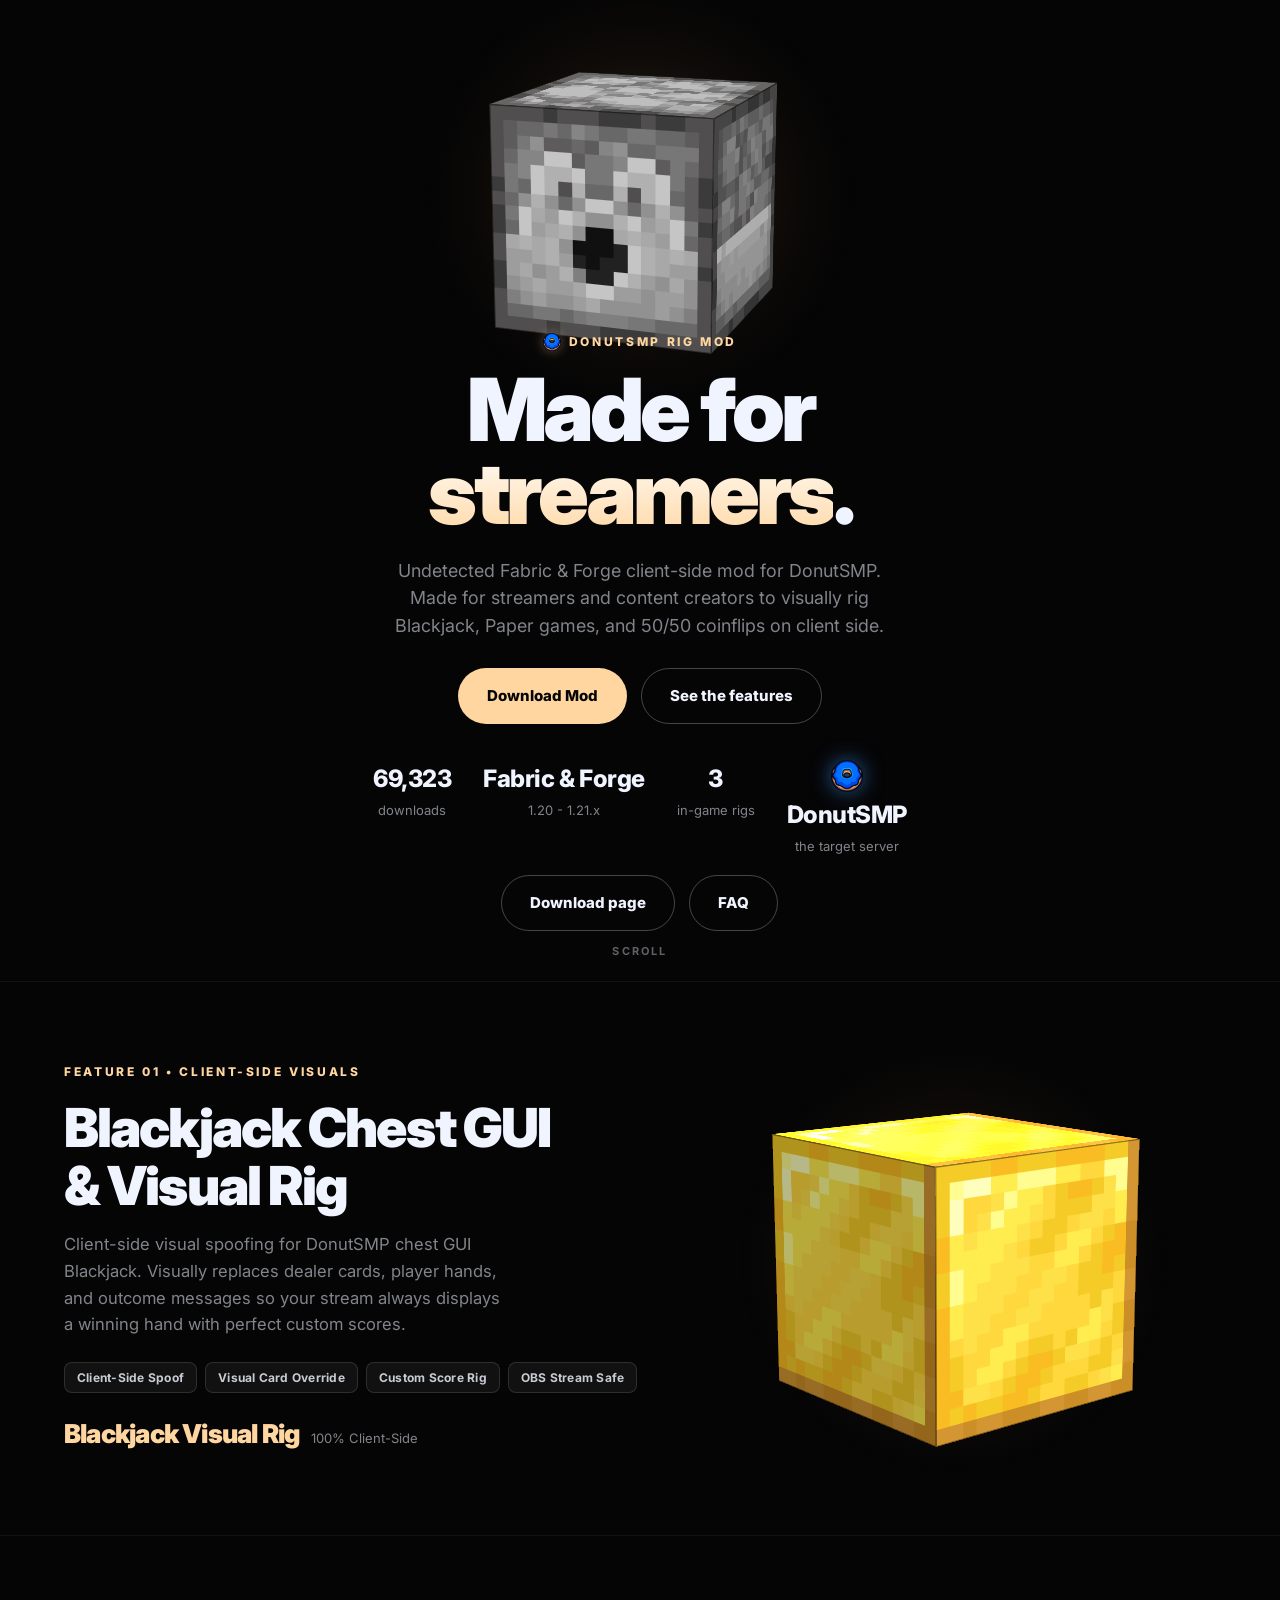
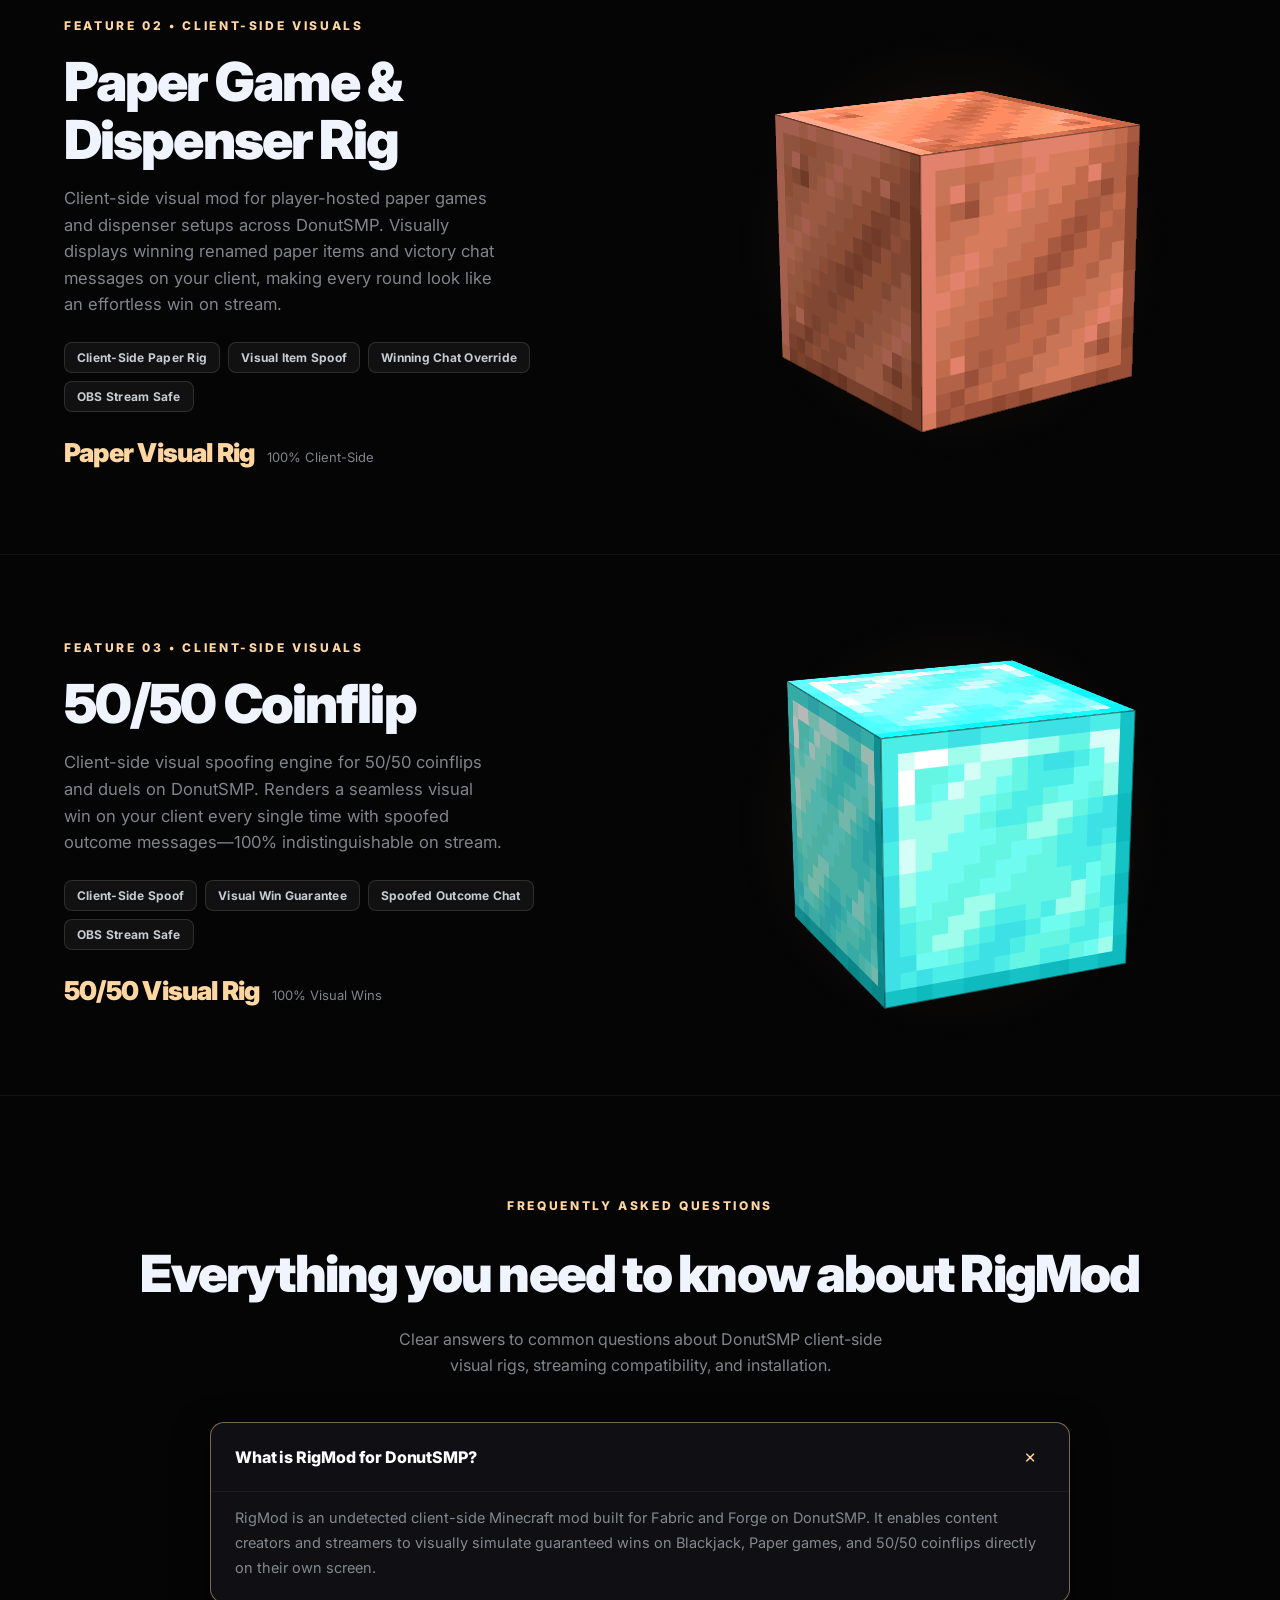
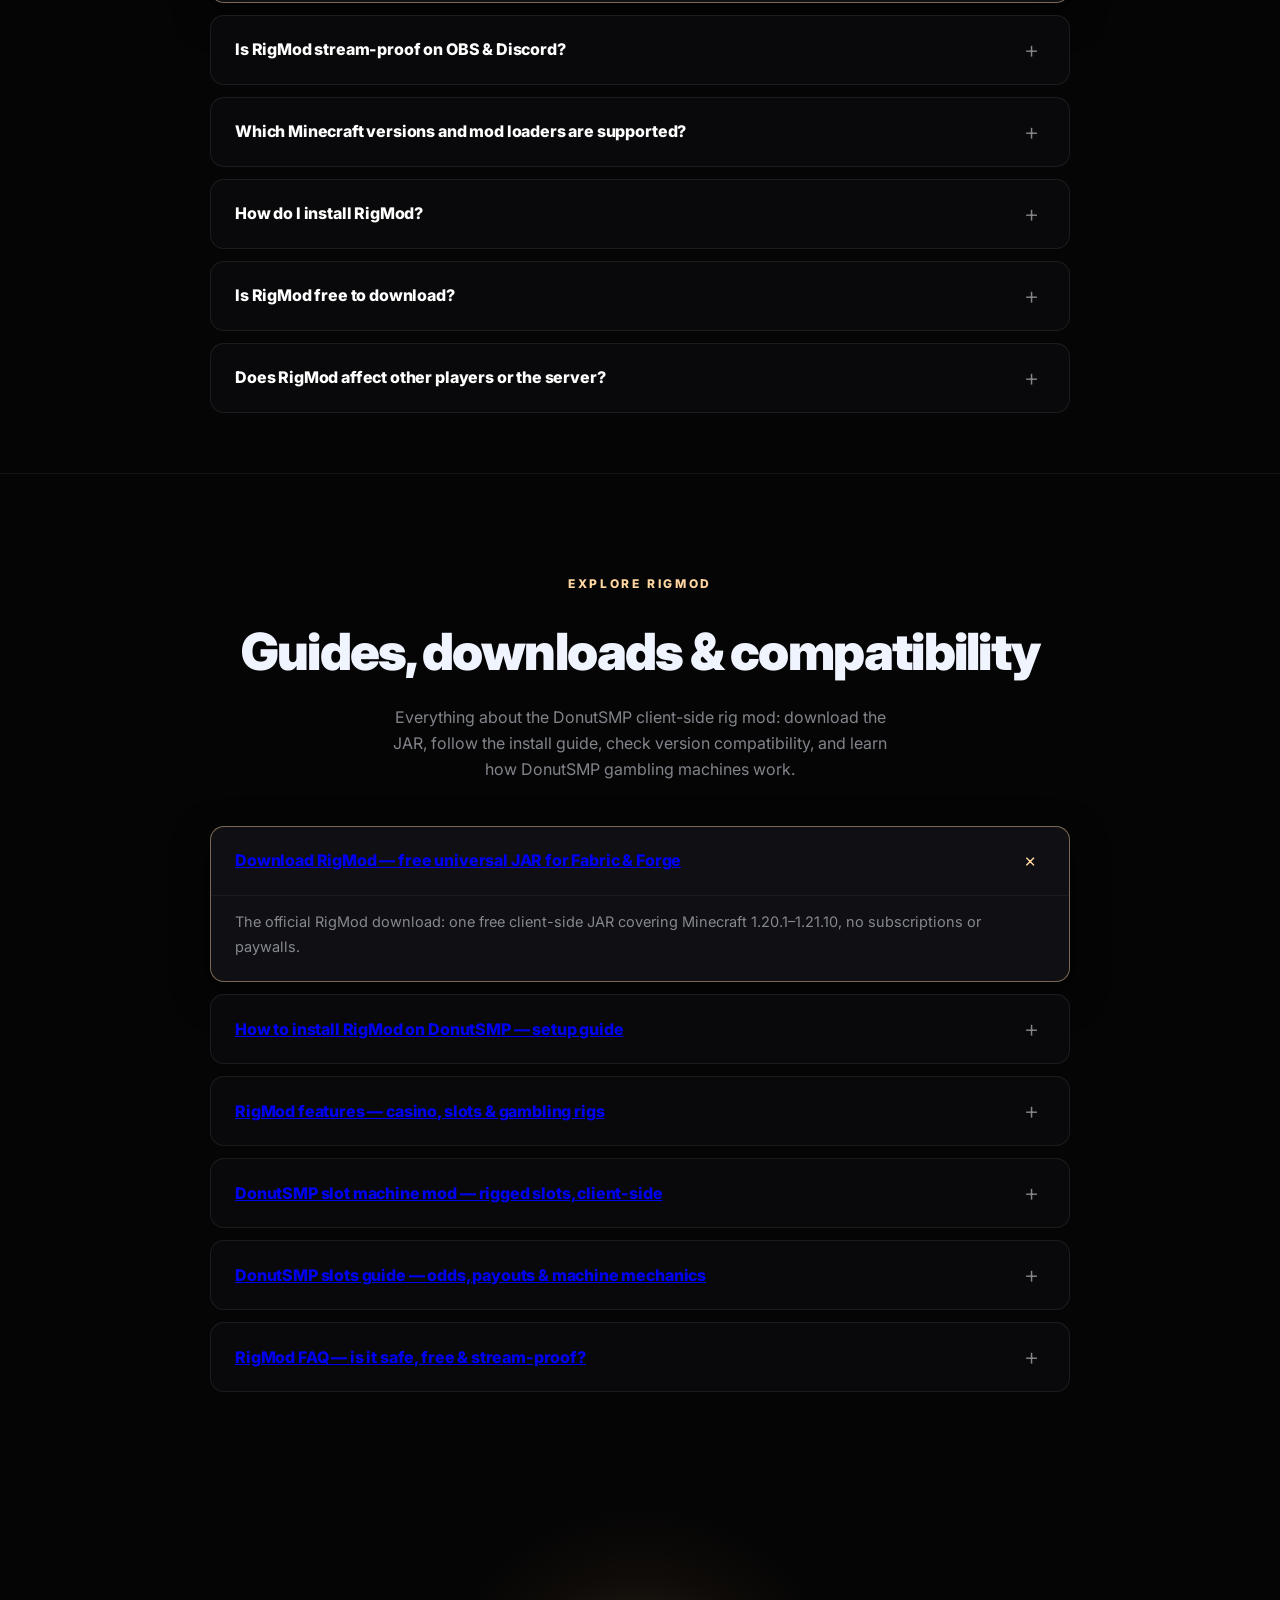
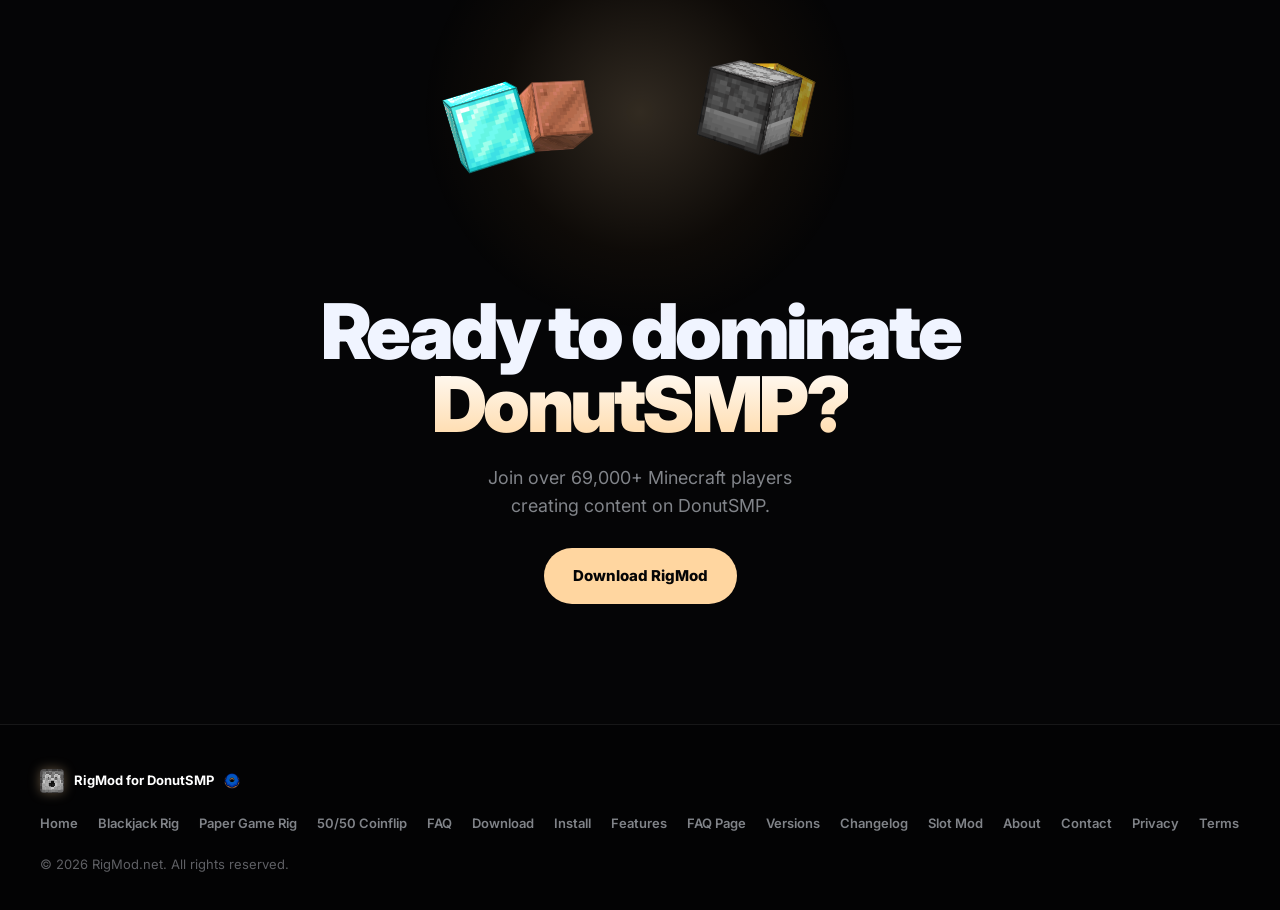
<file: index.html>
<!DOCTYPE html>
<html lang="en">
<head>
  <!-- Primary Meta Tags -->
  <meta charset="UTF-8">
  <meta name="viewport" content="width=device-width, initial-scale=1.0, maximum-scale=5.0">
  <title>RigMod DonutSMP | Undetected Client-Side Rig Mod</title>
  <meta name="description" content="Download RigMod DonutSMP, the #1 undetected client-side visual rig mod. Rig Blackjack, Paper games & 50/50 coinflips on stream. Free download.">
  <meta name="keywords" content="Rig, RigMod, DonutSMP, Cheat, Money, DonutSMP Rig, Client Side Rig, Fabric Mod, Minecraft Rig Mod">
  <meta name="author" content="RigMod">
  <meta name="robots" content="index, follow, max-image-preview:large, max-snippet:-1, max-video-preview:-1">
  <meta name="googlebot" content="index, follow">
  <link rel="canonical" href="https://rigmod.net/">

  <!-- Open Graph / Facebook -->
  <meta property="og:type" content="website">
  <meta property="og:url" content="https://rigmod.net/">
  <meta property="og:title" content="RigMod DonutSMP | Undetected Client-Side Rig Mod">
  <meta property="og:description" content="Download RigMod DonutSMP, the #1 undetected client-side visual rig mod. Rig Blackjack, Paper games & 50/50 coinflips on stream. Free download.">
  <meta property="og:image" content="https://rigmod.net/og-image.png">
  <meta property="og:image:width" content="1200">
  <meta property="og:image:height" content="630">
  <meta property="og:site_name" content="RigMod DonutSMP">
  <meta property="og:locale" content="en_US">

  <!-- Twitter Card -->
  <meta name="twitter:card" content="summary_large_image">
  <meta name="twitter:url" content="https://rigmod.net/">
  <meta name="twitter:title" content="RigMod DonutSMP | Undetected Client-Side Rig Mod">
  <meta name="twitter:description" content="Download RigMod DonutSMP, the #1 undetected client-side visual rig mod. Rig Blackjack, Paper games & 50/50 coinflips on stream. Free download.">
  <meta name="twitter:image" content="https://rigmod.net/og-image.png">

  <!-- Performance & Resource Hints -->
  <link rel="preconnect" href="https://fonts.googleapis.com">
  <link rel="preconnect" href="https://fonts.gstatic.com" crossorigin>
  <link rel="dns-prefetch" href="https://fonts.googleapis.com">

  <!-- Favicons & App Icons (Official Dispenser Texture) -->
  <link rel="icon" type="image/x-icon" href="/favicon.ico">
  <link rel="icon" type="image/png" sizes="192x192" href="/icon-192.png">
  <link rel="icon" type="image/png" sizes="32x32" href="/favicon-32x32.png">
  <link rel="icon" type="image/png" sizes="16x16" href="/favicon-16x16.png">
  <link rel="apple-touch-icon" sizes="180x180" href="/apple-touch-icon.png">
  <link rel="manifest" href="/site.webmanifest">
  <meta name="theme-color" content="#ffd6a0">

  <!-- Stylesheets -->
  <link rel="preload" href="style.css" as="style">
  <link rel="stylesheet" href="style.css">
  <link rel="stylesheet" href="theme-3d.css">
  <script src="home-3d.js" defer></script>

  <!-- Structured Data: Organization Schema -->
  <script type="application/ld+json">
  {
    "@context": "https://schema.org",
    "@type": "Organization",
    "name": "RigMod DonutSMP",
    "url": "https://rigmod.net/",
    "logo": "https://rigmod.net/logo.png",
    "description": "An advanced client-side visual rig mod for DonutSMP designed for streamers and content creators."
  }
  </script>

  <!-- Structured Data: WebSite Schema with SearchAction -->
  <script type="application/ld+json">
  {
    "@context": "https://schema.org",
    "@type": "WebSite",
    "name": "RigMod DonutSMP",
    "url": "https://rigmod.net/",
    "potentialAction": {
      "@type": "SearchAction",
      "target": "https://rigmod.net/?q={search_term_string}",
      "query-input": "required name=search_term_string"
    }
  }
  </script>

  <!-- Structured Data: SoftwareApplication Schema -->
  <script type="application/ld+json">
  {
    "@context": "https://schema.org",
    "@type": "SoftwareApplication",
    "name": "RigMod Universal",
    "operatingSystem": "Windows, macOS, Linux",
    "applicationCategory": "UtilitiesApplication",
    "softwareVersion": "4.8",
    "offers": {
      "@type": "Offer",
      "price": "0",
      "priceCurrency": "USD"
    },
    "aggregateRating": {
      "@type": "AggregateRating",
      "ratingValue": "4.9",
      "ratingCount": "15420",
      "bestRating": "5"
    },
    "downloadUrl": "https://rigmod.net/RigMod-v4.8-Universal.jar"
  }
  </script>

  <!-- Structured Data: FAQPage Schema -->
  <script type="application/ld+json">
  {
    "@context": "https://schema.org",
    "@type": "FAQPage",
    "mainEntity": [
      {
        "@type": "Question",
        "name": "What is RigMod for DonutSMP?",
        "acceptedAnswer": {
          "@type": "Answer",
          "text": "RigMod is a client-side Minecraft modification built for Fabric and Forge on DonutSMP. It allows streamers and content creators to visually simulate guaranteed wins on Blackjack, Paper games, and 50/50 coinflips on their own screen."
        }
      },
      {
        "@type": "Question",
        "name": "Is RigMod stream-proof on OBS and Discord?",
        "acceptedAnswer": {
          "@type": "Answer",
          "text": "Yes, RigMod is designed to render seamlessly in-game so that game capture on OBS, Streamlabs, and Discord stream displays the visually rigged win outcomes without any visible menus or HUD artifacts."
        }
      },
      {
        "@type": "Question",
        "name": "Which Minecraft versions and mod loaders are supported?",
        "acceptedAnswer": {
          "@type": "Answer",
          "text": "RigMod supports Minecraft Java versions from 1.20.1 up to 1.21.4+ across both Fabric and Forge loaders."
        }
      },
      {
        "@type": "Question",
        "name": "How do I install RigMod on Fabric or Forge?",
        "acceptedAnswer": {
          "@type": "Answer",
          "text": "Simply download the RigMod-v4.8-Universal.jar file, place it in your .minecraft/mods folder, and launch your Fabric or Forge profile."
        }
      },
      {
        "@type": "Question",
        "name": "Is RigMod free to download?",
        "acceptedAnswer": {
          "@type": "Answer",
          "text": "Yes. RigMod Universal is completely free to download — one universal .jar file works with both Fabric and Forge. There are no subscriptions, licenses, or paywalled features."
        }
      },
      {
        "@type": "Question",
        "name": "Does RigMod affect other players or the DonutSMP server?",
        "acceptedAnswer": {
          "@type": "Answer",
          "text": "No. RigMod is 100% client-side: every visual change happens only on your own screen. The DonutSMP server and other players never receive modified data, which is what makes the visuals stream-proof."
        }
      }
    ]
  }
  </script>
</head>
<body class="h3-home">

  <!-- Accessibility Skip Link -->
  <a href="#main-content" class="skip-link">Skip to main content</a>

  <!-- Preloader -->
  <div id="rp-loader" role="status" aria-label="Loading page">
    <div class="loader-cube"></div>
  </div>

  <div class="h3">

    <!-- HEADER / NAVIGATION -->
    <header role="banner">
      <!-- Minimalist accessible header structure -->
    </header>

    <!-- MAIN CONTENT CONTAINER -->
    <main id="main-content" role="main">

      <!-- HERO SECTION (1:1 RYZENNOW WITH 3D MINECRAFT DISPENSER) -->
      <section class="h3-hero" id="hero" aria-label="Hero Section">
        <div class="h3-hero-stage" id="h3-hero-stage" aria-label="3D Interactive Minecraft Dispenser"></div>
        <div class="h3-hero-inner">
          <span class="h3-kicker brand-kicker"><img class="kicker-donut" src="donutsmp-logo.png" alt="DonutSMP logo" width="18" height="18">DONUTSMP RIG MOD</span>
          <h1 class="h3-display"><span class="sr-only">RigMod DonutSMP rig mod — </span>Made for<br><em>streamers</em>.</h1>
          <p class="h3-lede">Undetected Fabric &amp; Forge client-side mod for DonutSMP. Made for streamers and content creators to visually rig Blackjack, Paper games, and 50/50 coinflips on client side.</p>
          <div class="h3-cta-row">
            <a class="h3-btn" href="RigMod-v4.8-Universal.jar" download="RigMod-v4.8-Universal.jar" aria-label="Download RigMod Universal JAR">Download Mod</a>
            <a class="h3-btn ghost" href="#faq" onclick="smoothScrollTo('#faq', event)" aria-label="See RigMod Features">See the features</a>
          </div>
          <div class="h3-chips">
            <div><b>69,323</b>downloads</div>
            <div><b>Fabric &amp; Forge</b>1.20 - 1.21.x</div>
            <div><b>3</b>in-game rigs</div>
            <div class="chip-donutsmp"><img src="donutsmp-logo.png" alt="DonutSMP server logo" width="32" height="32"><b>DonutSMP</b>the target server</div>
          </div>
          <div class="h3-cta-row" style="margin-top:18px;">
            <a class="h3-btn ghost" href="download.html">Download page</a>
            <a class="h3-btn ghost" href="faq.html">FAQ</a>
          </div>
        </div>
        <div class="h3-scroll" onclick="smoothScrollTo('#faq', event)" role="button" tabindex="0" aria-label="Scroll to features">Scroll</div>
      </section>

      <!-- FEATURE 01: BLACKJACK CHEST GUI VISUAL RIG (BLOCK: GOLD BLOCK) -->
      <section class="h3-beat" id="faq" aria-label="Blackjack Chest GUI Rig">
        <div class="h3-pin">
          <div class="h3-copy">
            <span class="h3-kicker">Feature 01 &bull; Client-Side Visuals</span>
            <h2>Blackjack Chest GUI<br>&amp; Visual Rig</h2>
            <p>Client-side visual spoofing for DonutSMP chest GUI Blackjack. Visually replaces dealer cards, player hands, and outcome messages so your stream always displays a winning hand with perfect custom scores.</p>
            <div class="feature-tags">
              <span class="tag">Client-Side Spoof</span>
              <span class="tag">Visual Card Override</span>
              <span class="tag">Custom Score Rig</span>
              <span class="tag">OBS Stream Safe</span>
            </div>
            <div class="h3-price"><b>Blackjack Visual Rig</b><span>100% Client-Side</span></div>
          </div>
          <div class="h3-scene" data-tex="gold_block" aria-label="3D Minecraft Gold Block"></div>
        </div>
      </section>

      <!-- FEATURE 02: PAPER GAME DISPENSER VISUAL RIG (BLOCK: COPPER BLOCK) -->
      <section class="h3-beat" id="paper" aria-label="Paper Game Dispenser Rig">
        <div class="h3-pin">
          <div class="h3-copy">
            <span class="h3-kicker">Feature 02 &bull; Client-Side Visuals</span>
            <h2>Paper Game &amp;<br>Dispenser Rig</h2>
            <p>Client-side visual mod for player-hosted paper games and dispenser setups across DonutSMP. Visually displays winning renamed paper items and victory chat messages on your client, making every round look like an effortless win on stream.</p>
            <div class="feature-tags">
              <span class="tag">Client-Side Paper Rig</span>
              <span class="tag">Visual Item Spoof</span>
              <span class="tag">Winning Chat Override</span>
              <span class="tag">OBS Stream Safe</span>
            </div>
            <div class="h3-price"><b>Paper Visual Rig</b><span>100% Client-Side</span></div>
          </div>
          <div class="h3-scene" data-tex="copper_block" aria-label="3D Minecraft Copper Block"></div>
        </div>
      </section>

      <!-- FEATURE 03: 50/50 COINFLIP CLIENT-SIDE VISUAL RIG (BLOCK: DIAMOND BLOCK) -->
      <section class="h3-beat" id="fifty-fifty" aria-label="50/50 Coinflip Visual Rig">
        <div class="h3-pin">
          <div class="h3-copy">
            <span class="h3-kicker">Feature 03 &bull; Client-Side Visuals</span>
            <h2>50/50 Coinflip</h2>
            <p>Client-side visual spoofing engine for 50/50 coinflips and duels on DonutSMP. Renders a seamless visual win on your client every single time with spoofed outcome messages—100% indistinguishable on stream.</p>
            <div class="feature-tags">
              <span class="tag">Client-Side Spoof</span>
              <span class="tag">Visual Win Guarantee</span>
              <span class="tag">Spoofed Outcome Chat</span>
              <span class="tag">OBS Stream Safe</span>
            </div>
            <div class="h3-price"><b>50/50 Visual Rig</b><span>100% Visual Wins</span></div>
          </div>
          <div class="h3-scene" data-tex="diamond_block" aria-label="3D Minecraft Diamond Block"></div>
        </div>
      </section>

      <!-- FREQUENTLY ASKED QUESTIONS (ACCORDION DROPDOWNS & SEO RICH SNIPPETS) -->
      <section class="faq-sec" id="faq-section" aria-label="Frequently Asked Questions">
        <div class="h3-wrap">
          <div class="faq-header">
            <span class="h3-kicker">FREQUENTLY ASKED QUESTIONS</span>
            <h2>Everything you need to know about RigMod</h2>
            <p>Clear answers to common questions about DonutSMP client-side visual rigs, streaming compatibility, and installation.</p>
          </div>
          <div class="faq-list">
            <details class="faq-item" open>
              <summary class="faq-summary">
                <span class="faq-q-text">What is RigMod for DonutSMP?</span>
                <span class="faq-icon" aria-hidden="true">+</span>
              </summary>
              <div class="faq-content">
                <p>RigMod is an undetected client-side Minecraft mod built for Fabric and Forge on DonutSMP. It enables content creators and streamers to visually simulate guaranteed wins on Blackjack, Paper games, and 50/50 coinflips directly on their own screen.</p>
              </div>
            </details>
            <details class="faq-item">
              <summary class="faq-summary">
                <span class="faq-q-text">Is RigMod stream-proof on OBS &amp; Discord?</span>
                <span class="faq-icon" aria-hidden="true">+</span>
              </summary>
              <div class="faq-content">
                <p>Yes. RigMod renders visual outcomes directly within your Minecraft client engine, making all spoofed wins, cards, and outcome messages appear seamless on OBS, Streamlabs, and Discord screen capture with zero visible mod menus.</p>
              </div>
            </details>
            <details class="faq-item">
              <summary class="faq-summary">
                <span class="faq-q-text">Which Minecraft versions and mod loaders are supported?</span>
                <span class="faq-icon" aria-hidden="true">+</span>
              </summary>
              <div class="faq-content">
                <p>RigMod Universal supports Minecraft Java versions 1.20.1, 1.20.2, 1.20.4, 1.21, and 1.21.4+ across both Fabric and Forge mod loaders.</p>
              </div>
            </details>
            <details class="faq-item">
              <summary class="faq-summary">
                <span class="faq-q-text">How do I install RigMod?</span>
                <span class="faq-icon" aria-hidden="true">+</span>
              </summary>
              <div class="faq-content">
                <p>Simply download the universal <code>.jar</code> file from the download button, drop it inside your <code>.minecraft/mods</code> folder, and launch your preferred Fabric or Forge profile in your Minecraft launcher.</p>
              </div>
            </details>
            <details class="faq-item">
              <summary class="faq-summary">
                <span class="faq-q-text">Is RigMod free to download?</span>
                <span class="faq-icon" aria-hidden="true">+</span>
              </summary>
              <div class="faq-content">
                <p>Yes. RigMod Universal is completely free to download — one universal <code>.jar</code> file works with both Fabric and Forge. There are no subscriptions, licenses, or paywalled features.</p>
              </div>
            </details>
            <details class="faq-item">
              <summary class="faq-summary">
                <span class="faq-q-text">Does RigMod affect other players or the server?</span>
                <span class="faq-icon" aria-hidden="true">+</span>
              </summary>
              <div class="faq-content">
                <p>No. RigMod is 100% client-side: every visual change happens only on your own screen. The DonutSMP server and other players never receive modified data, which is what makes the visuals stream-proof.</p>
              </div>
            </details>
          </div>
        </div>
      </section>

      <!-- RELATED PAGES / INTERNAL LINKING -->
      <section class="faq-sec" id="related-pages" aria-label="RigMod guides and pages">
        <div class="h3-wrap">
          <div class="faq-header">
            <span class="h3-kicker">Explore RigMod</span>
            <h2>Guides, downloads &amp; compatibility</h2>
            <p>Everything about the DonutSMP client-side rig mod: download the JAR, follow the install guide, check version compatibility, and learn how DonutSMP gambling machines work.</p>
          </div>
          <div class="faq-list">
            <details class="faq-item" open>
              <summary class="faq-summary"><span class="faq-q-text"><a href="download.html">Download RigMod — free universal JAR for Fabric &amp; Forge</a></span><span class="faq-icon" aria-hidden="true">+</span></summary>
              <div class="faq-content"><p>The official RigMod download: one free client-side JAR covering Minecraft 1.20.1–1.21.10, no subscriptions or paywalls.</p></div>
            </details>
            <details class="faq-item">
              <summary class="faq-summary"><span class="faq-q-text"><a href="install.html">How to install RigMod on DonutSMP — setup guide</a></span><span class="faq-icon" aria-hidden="true">+</span></summary>
              <div class="faq-content"><p>Step-by-step Fabric and Forge installation: mods folder, launcher profile, configuration, and troubleshooting.</p></div>
            </details>
            <details class="faq-item">
              <summary class="faq-summary"><span class="faq-q-text"><a href="features.html">RigMod features — casino, slots &amp; gambling rigs</a></span><span class="faq-icon" aria-hidden="true">+</span></summary>
              <div class="faq-content"><p>Every rig explained: DonutSMP slot machine visuals, Blackjack chest GUI, paper games, and 50/50 coinflips.</p></div>
            </details>
            <details class="faq-item">
              <summary class="faq-summary"><span class="faq-q-text"><a href="slot-machine-mod.html">DonutSMP slot machine mod — rigged slots, client-side</a></span><span class="faq-icon" aria-hidden="true">+</span></summary>
              <div class="faq-content"><p>Deep dive on the DonutSMP slot machine mod: how rigged slot visuals work and machine coverage.</p></div>
            </details>
            <details class="faq-item">
              <summary class="faq-summary"><span class="faq-q-text"><a href="donutsmp-slots-guide.html">DonutSMP slots guide — odds, payouts &amp; machine mechanics</a></span><span class="faq-icon" aria-hidden="true">+</span></summary>
              <div class="faq-content"><p>How DonutSMP gambling machines work: RNG, payout tables, RTP, and creator strategy.</p></div>
            </details>
            <details class="faq-item">
              <summary class="faq-summary"><span class="faq-q-text"><a href="faq.html">RigMod FAQ — is it safe, free &amp; stream-proof?</a></span><span class="faq-icon" aria-hidden="true">+</span></summary>
              <div class="faq-content"><p>Question-intent answers: what is RigMod, is it safe, is it free, does it work on DonutSMP, where to download.</p></div>
            </details>
          </div>
        </div>
      </section>

      <!-- CLOSING 3D FINALE -->
      <section class="h3-close" aria-label="Download Call to Action">
        <div class="h3-final" id="h3-final" aria-label="3D Orbiting Blocks Showcase"></div>
        <h2 class="h3-display">Ready to dominate<br><em>DonutSMP?</em></h2>
        <p class="h3-lede">Join over 69,000+ Minecraft players creating content on DonutSMP.</p>
        <div class="h3-cta-row">
          <a class="h3-btn" href="RigMod-v4.8-Universal.jar" download="RigMod-v4.8-Universal.jar" aria-label="Download RigMod Client Mod">Download RigMod</a>
        </div>
      </section>

    </main>

  </div>

  <!-- SEMANTIC FOOTER WITH SEO NAVIGATION -->
  <footer class="rp-footer" role="contentinfo">
    <div class="footer-inner">
      <div class="footer-brand">
        <div class="logo-box" aria-hidden="true"></div>
        <span>RigMod for DonutSMP</span>
        <img class="footer-donut" src="donutsmp-logo.png" alt="DonutSMP" width="16" height="16" loading="lazy">
      </div>
      <nav class="footer-links" aria-label="Footer Navigation">
        <a href="#hero">Home</a>
        <a href="#faq">Blackjack Rig</a>
        <a href="#paper">Paper Game Rig</a>
        <a href="#fifty-fifty">50/50 Coinflip</a>
        <a href="#faq-section">FAQ</a>
        <a href="download.html">Download</a>
        <a href="install.html">Install</a>
        <a href="features.html">Features</a>
        <a href="faq.html">FAQ Page</a>
        <a href="versions.html">Versions</a>
        <a href="changelog.html">Changelog</a>
        <a href="slot-machine-mod.html">Slot Mod</a>
        <a href="about.html">About</a>
        <a href="contact.html">Contact</a>
        <a href="privacy-policy.html">Privacy</a>
        <a href="terms-of-service.html">Terms</a>
      </nav>
      <div class="footer-copy">&copy; 2026 RigMod.net. All rights reserved.</div>
    </div>
  </footer>

  <script>
    // Preloader Dismissal
    (function(){
      var l = document.getElementById('rp-loader');
      if (l) setTimeout(function(){ l.classList.add('out'); }, 200);
    })();
  </script>
</body>
</html>
</file>
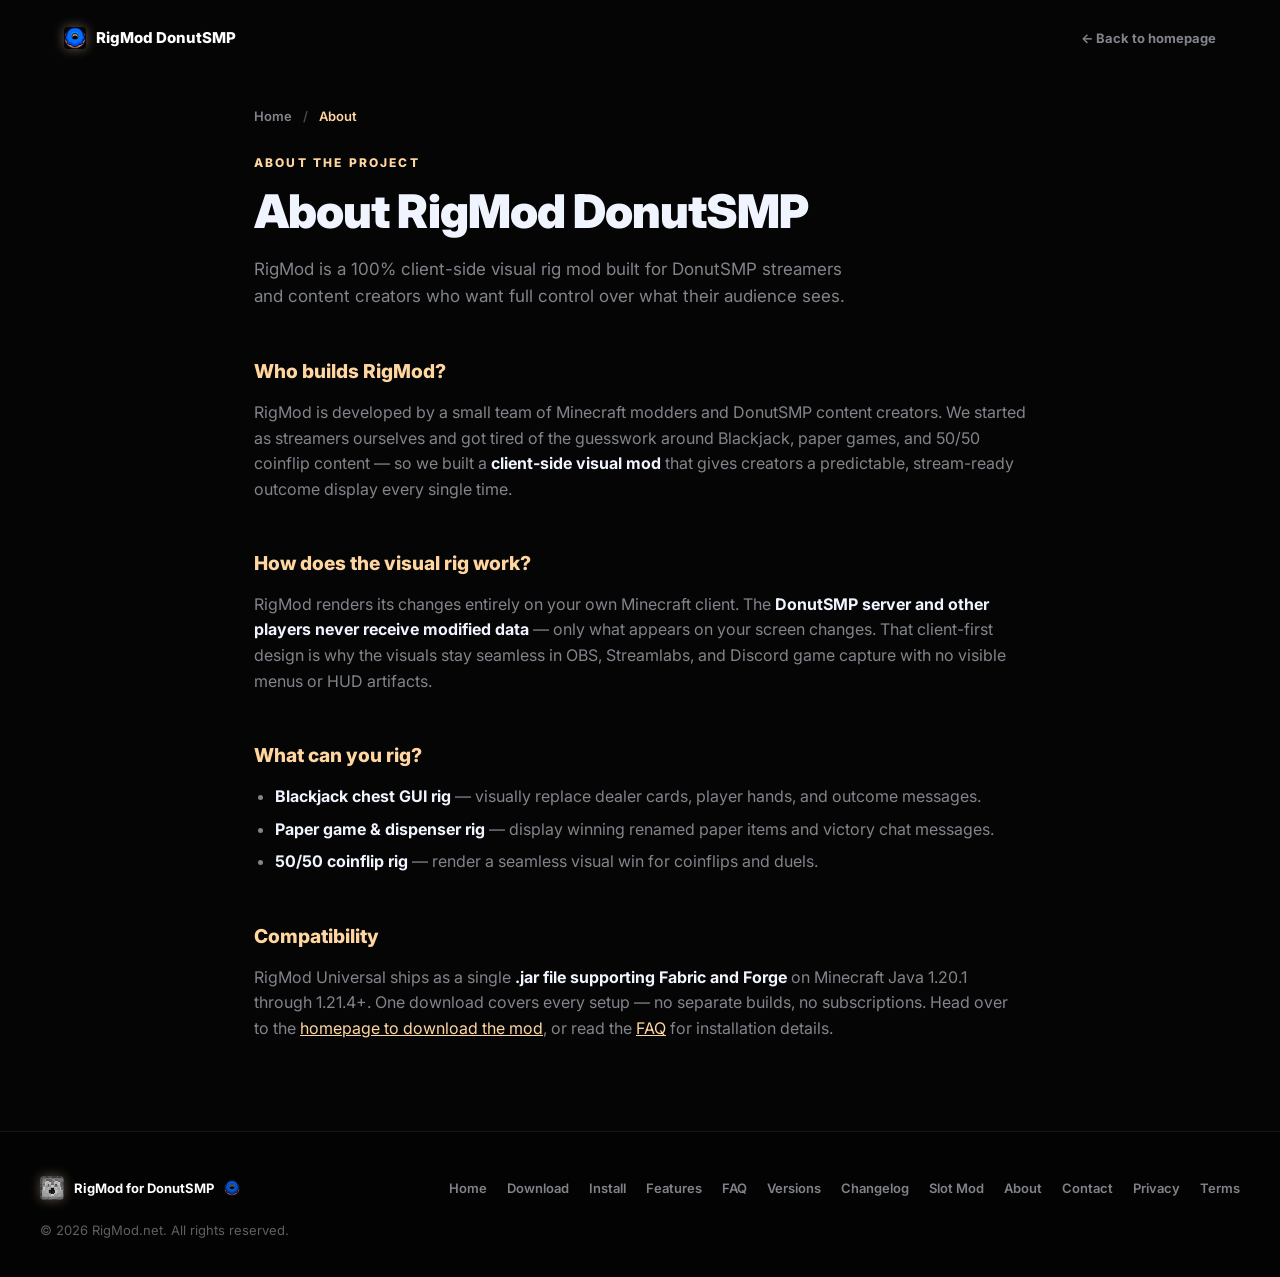
<file: about.html>
<!DOCTYPE html>
<html lang="en">
<head>
  <meta charset="UTF-8">
  <meta name="viewport" content="width=device-width, initial-scale=1.0, maximum-scale=5.0">
  <title>About RigMod DonutSMP | Stream-Proof Visual Rig Mod</title>
  <meta name="description" content="Learn about RigMod DonutSMP: who builds the mod, why streamers choose it, and how our 100% client-side visual rig technology works. Read our story now.">
  <meta name="keywords" content="RigMod DonutSMP, about RigMod, DonutSMP visual rig mod, client-side Minecraft mod, stream-proof mod">
  <meta name="author" content="RigMod DonutSMP">
  <meta name="robots" content="index, follow, max-image-preview:large, max-snippet:-1, max-video-preview:-1">
  <meta name="googlebot" content="index, follow">
  <link rel="canonical" href="https://rigmod.net/about.html">

  <meta property="og:type" content="website">
  <meta property="og:url" content="https://rigmod.net/about.html">
  <meta property="og:title" content="About RigMod DonutSMP | Stream-Proof Visual Rig Mod">
  <meta property="og:description" content="Learn about RigMod DonutSMP: who builds the mod, why streamers choose it, and how our 100% client-side visual rig technology works.">
  <meta property="og:image" content="https://rigmod.net/og-image.png">
  <meta property="og:image:width" content="1200">
  <meta property="og:image:height" content="630">
  <meta property="og:site_name" content="RigMod DonutSMP">
  <meta property="og:locale" content="en_US">

  <meta name="twitter:card" content="summary_large_image">
  <meta name="twitter:url" content="https://rigmod.net/about.html">
  <meta name="twitter:title" content="About RigMod DonutSMP | Stream-Proof Visual Rig Mod">
  <meta name="twitter:description" content="Learn about RigMod DonutSMP: who builds the mod, why streamers choose it, and how our 100% client-side visual rig technology works.">
  <meta name="twitter:image" content="https://rigmod.net/og-image.png">

  <link rel="icon" type="image/x-icon" href="/favicon.ico">
  <link rel="icon" type="image/png" sizes="192x192" href="/icon-192.png">
  <link rel="icon" type="image/png" sizes="32x32" href="/favicon-32x32.png">
  <link rel="icon" type="image/png" sizes="16x16" href="/favicon-16x16.png">
  <link rel="apple-touch-icon" sizes="180x180" href="/apple-touch-icon.png">
  <link rel="manifest" href="/site.webmanifest">
  <meta name="theme-color" content="#ffd6a0">

  <link rel="stylesheet" href="style.css">
  <link rel="stylesheet" href="theme-3d.css">

  <!-- Structured Data: BreadcrumbList -->
  <script type="application/ld+json">
  {
    "@context": "https://schema.org",
    "@type": "BreadcrumbList",
    "itemListElement": [
      {"@type": "ListItem", "position": 1, "name": "Home", "item": "https://rigmod.net/"},
      {"@type": "ListItem", "position": 2, "name": "About", "item": "https://rigmod.net/about.html"}
    ]
  }
  </script>
</head>
<body class="h3-home">
  <a href="#main-content" class="skip-link">Skip to main content</a>

  <div class="h3">
    <header role="banner">
      <div class="doc-topbar">
        <a class="doc-brand" href="index.html">
          <img src="donutsmp-logo.png" alt="DonutSMP logo" width="22" height="22">RigMod DonutSMP
        </a>
        <a class="doc-back" href="index.html">&larr; Back to homepage</a>
      </div>
    </header>

    <main id="main-content" role="main">
      <article class="doc-page">
        <nav class="doc-crumbs" aria-label="Breadcrumb">
          <a href="index.html">Home</a>
          <span class="crumb-sep" aria-hidden="true">/</span>
          <span aria-current="page">About</span>
        </nav>
        <span class="doc-kicker">About the project</span>
        <h1>About RigMod DonutSMP</h1>
        <p class="doc-lede">RigMod is a 100% client-side visual rig mod built for DonutSMP streamers and content creators who want full control over what their audience sees.</p>

        <h2>Who builds RigMod?</h2>
        <p>RigMod is developed by a small team of Minecraft modders and DonutSMP content creators. We started as streamers ourselves and got tired of the guesswork around Blackjack, paper games, and 50/50 coinflip content — so we built a <strong>client-side visual mod</strong> that gives creators a predictable, stream-ready outcome display every single time.</p>

        <h2>How does the visual rig work?</h2>
        <p>RigMod renders its changes entirely on your own Minecraft client. The <strong>DonutSMP server and other players never receive modified data</strong> — only what appears on your screen changes. That client-first design is why the visuals stay seamless in OBS, Streamlabs, and Discord game capture with no visible menus or HUD artifacts.</p>

        <h2>What can you rig?</h2>
        <ul>
          <li><strong>Blackjack chest GUI rig</strong> — visually replace dealer cards, player hands, and outcome messages.</li>
          <li><strong>Paper game &amp; dispenser rig</strong> — display winning renamed paper items and victory chat messages.</li>
          <li><strong>50/50 coinflip rig</strong> — render a seamless visual win for coinflips and duels.</li>
        </ul>

        <h2>Compatibility</h2>
        <p>RigMod Universal ships as a single <strong>.jar file supporting Fabric and Forge</strong> on Minecraft Java 1.20.1 through 1.21.4+. One download covers every setup — no separate builds, no subscriptions. Head over to the <a href="index.html">homepage to download the mod</a>, or read the <a href="index.html#faq-section">FAQ</a> for installation details.</p>
      </article>
    </main>
  </div>

  <footer class="rp-footer" role="contentinfo">
    <div class="footer-inner">
      <div class="footer-brand">
        <div class="logo-box" aria-hidden="true"></div>
        <span>RigMod for DonutSMP</span>
        <img class="footer-donut" src="donutsmp-logo.png" alt="DonutSMP" width="16" height="16" loading="lazy">
      </div>
      <nav class="footer-links" aria-label="Footer Navigation">
        <a href="index.html">Home</a>
        <a href="download.html">Download</a>
        <a href="install.html">Install</a>
        <a href="features.html">Features</a>
        <a href="faq.html">FAQ</a>
        <a href="versions.html">Versions</a>
        <a href="changelog.html">Changelog</a>
        <a href="slot-machine-mod.html">Slot Mod</a>
        <a href="about.html">About</a>
        <a href="contact.html">Contact</a>
        <a href="privacy-policy.html">Privacy</a>
        <a href="terms-of-service.html">Terms</a>
      </nav>
      <div class="footer-copy">&copy; 2026 RigMod.net. All rights reserved.</div>
    </div>
  </footer>
</body>
</html>
</file>
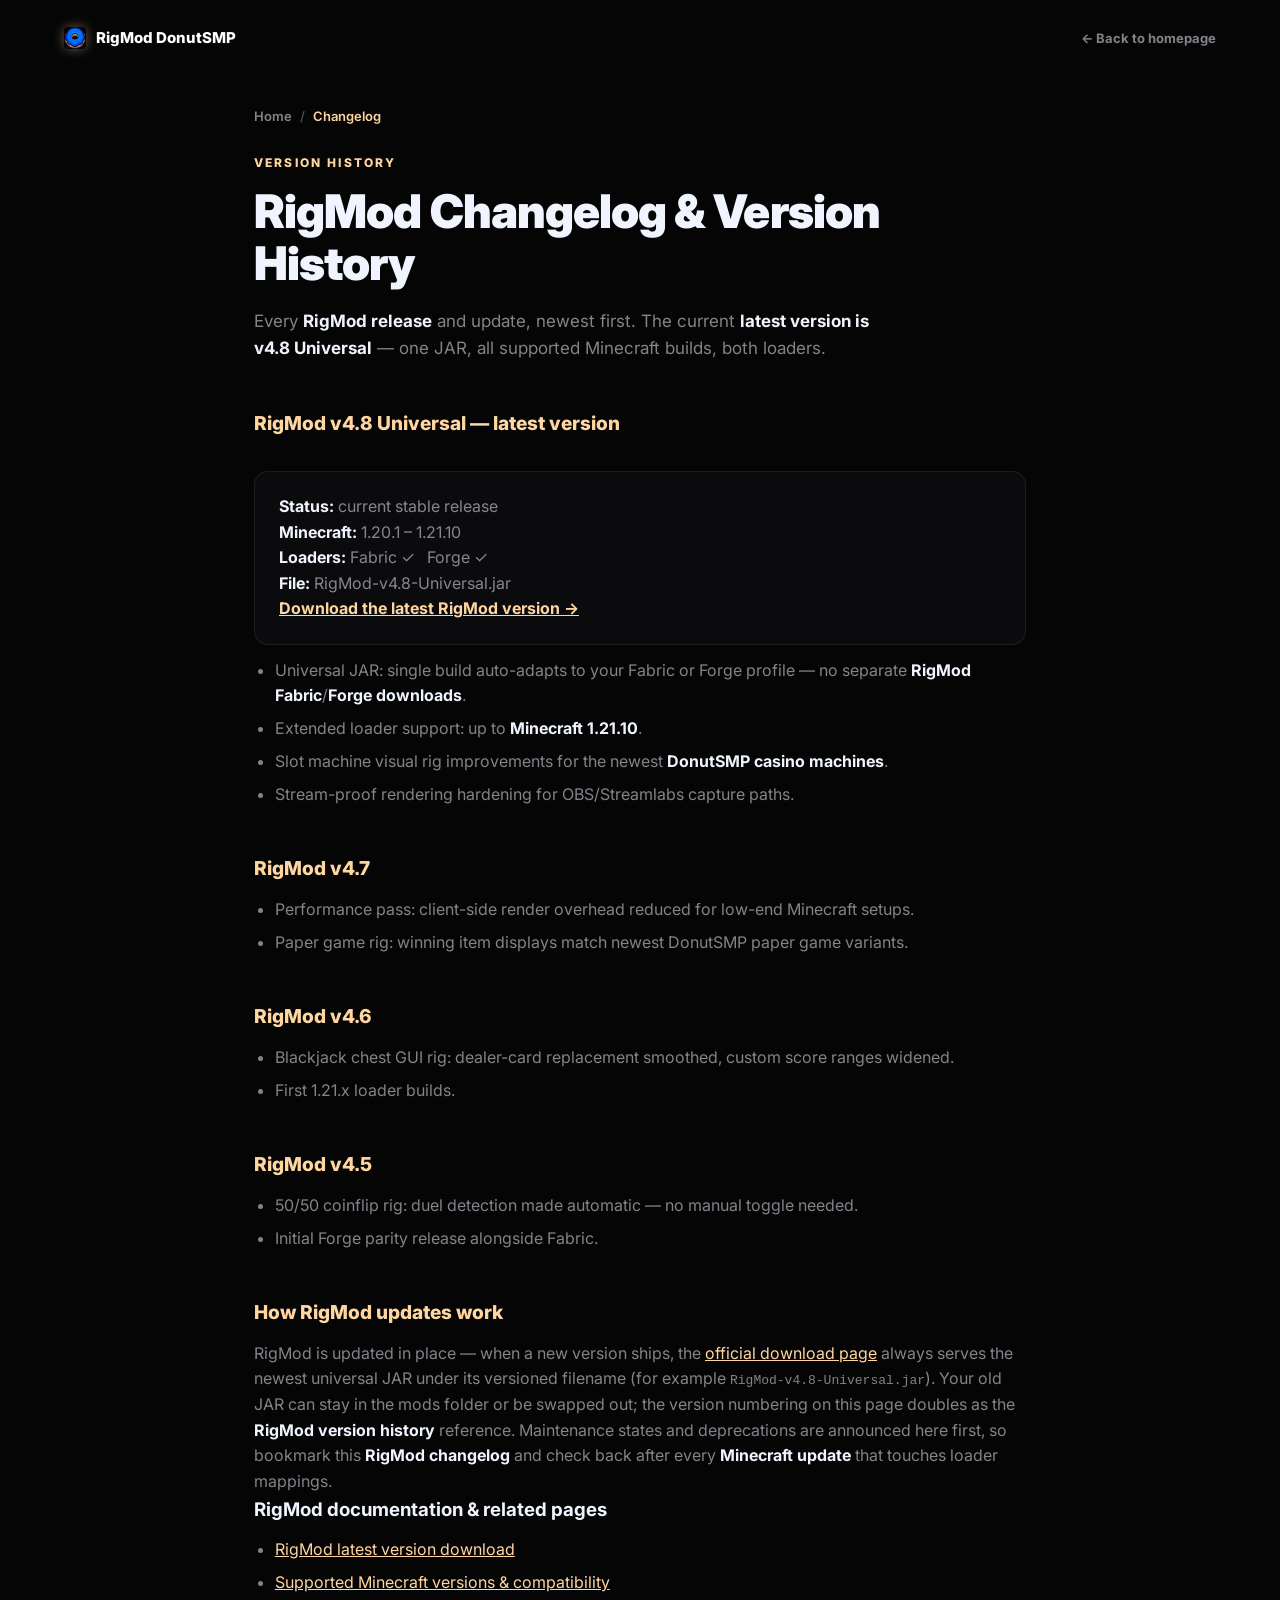
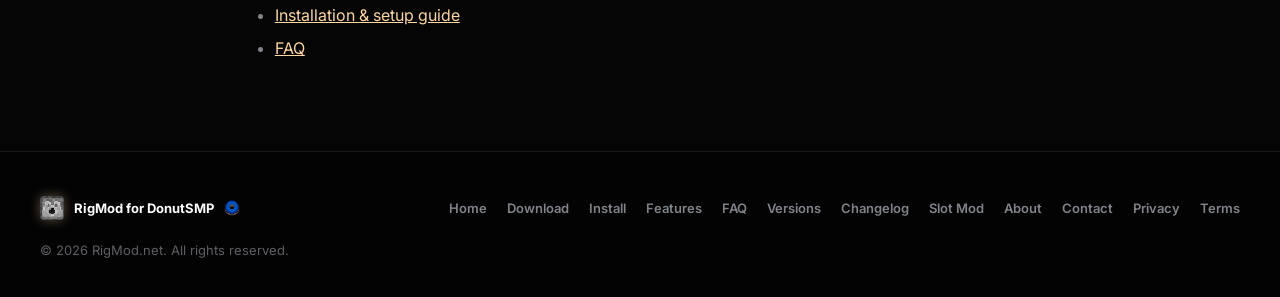
<file: changelog.html>
<!DOCTYPE html>
<html lang="en">
<head>
  <meta charset="UTF-8">
  <meta name="viewport" content="width=device-width, initial-scale=1.0, maximum-scale=5.0">
  <title>RigMod Changelog &amp; Version History | Latest Updates</title>
  <meta name="description" content="RigMod changelog: latest version 4.8 for Minecraft 1.20.1–1.21.10. Every RigMod update, release, and change — download history and modLoader compatibility notes.">
  <meta name="keywords" content="RigMod changelog, RigMod version history, RigMod latest release, RigMod latest version, RigMod update, RigMod release, RigMod mod update, RigMod update download, RigMod newest version, RigMod documentation, RigMod releases, RigMod development, RigMod version download, RigMod Minecraft download, RigMod download for Minecraft 1.21, RigMod 1.21.10, RigMod latest Minecraft version">
  <meta name="author" content="RigMod DonutSMP">
  <meta name="robots" content="index, follow, max-image-preview:large, max-snippet:-1, max-video-preview:-1">
  <meta name="googlebot" content="index, follow">
  <link rel="canonical" href="https://rigmod.net/changelog.html">

  <meta property="og:type" content="website">
  <meta property="og:url" content="https://rigmod.net/changelog.html">
  <meta property="og:title" content="RigMod Changelog &amp; Version History | Latest Updates">
  <meta property="og:description" content="RigMod changelog: latest version 4.8 for Minecraft 1.20.1–1.21.10. Every RigMod update, release, and change.">
  <meta property="og:image" content="https://rigmod.net/og-image.png">
  <meta property="og:image:width" content="1200">
  <meta property="og:image:height" content="630">
  <meta property="og:site_name" content="RigMod DonutSMP">
  <meta property="og:locale" content="en_US">

  <meta name="twitter:card" content="summary_large_image">
  <meta name="twitter:url" content="https://rigmod.net/changelog.html">
  <meta name="twitter:title" content="RigMod Changelog &amp; Version History | Latest Updates">
  <meta name="twitter:description" content="RigMod changelog: latest version 4.8 for Minecraft 1.20.1–1.21.10. Every RigMod update, release, and change.">
  <meta name="twitter:image" content="https://rigmod.net/og-image.png">

  <link rel="icon" type="image/x-icon" href="/favicon.ico">
  <link rel="icon" type="image/png" sizes="192x192" href="/icon-192.png">
  <link rel="icon" type="image/png" sizes="32x32" href="/favicon-32x32.png">
  <link rel="icon" type="image/png" sizes="16x16" href="/favicon-16x16.png">
  <link rel="apple-touch-icon" sizes="180x180" href="/apple-touch-icon.png">
  <link rel="manifest" href="/site.webmanifest">
  <meta name="theme-color" content="#ffd6a0">

  <link rel="stylesheet" href="style.css">
  <link rel="stylesheet" href="theme-3d.css">

  <script type="application/ld+json">
  {
    "@context": "https://schema.org",
    "@type": "BreadcrumbList",
    "itemListElement": [
      {"@type": "ListItem", "position": 1, "name": "Home", "item": "https://rigmod.net/"},
      {"@type": "ListItem", "position": 2, "name": "Changelog", "item": "https://rigmod.net/changelog.html"}
    ]
  }
  </script>
</head>
<body class="h3-home">
  <a href="#main-content" class="skip-link">Skip to main content</a>

  <div class="h3">
    <header role="banner">
      <div class="doc-topbar">
        <a class="doc-brand" href="index.html"><img src="donutsmp-logo.png" alt="DonutSMP logo" width="22" height="22">RigMod DonutSMP</a>
        <a class="doc-back" href="index.html">&larr; Back to homepage</a>
      </div>
    </header>

    <main id="main-content" role="main">
      <article class="doc-page">
        <nav class="doc-crumbs" aria-label="Breadcrumb">
          <a href="index.html">Home</a><span class="crumb-sep" aria-hidden="true">/</span><span aria-current="page">Changelog</span>
        </nav>
        <span class="doc-kicker">Version history</span>
        <h1>RigMod Changelog &amp; Version History</h1>
        <p class="doc-lede">Every <strong>RigMod release</strong> and update, newest first. The current <strong>latest version is v4.8 Universal</strong> — one JAR, all supported Minecraft builds, both loaders.</p>

        <h2>RigMod v4.8 Universal — latest version</h2>
        <div class="doc-contact-box">
          <p><strong>Status:</strong> current stable release</p>
          <p><strong>Minecraft:</strong> 1.20.1 – 1.21.10</p>
          <p><strong>Loaders:</strong> Fabric ✓ &nbsp; Forge ✓</p>
          <p><strong>File:</strong> RigMod-v4.8-Universal.jar</p>
          <p><a href="download.html">Download the latest RigMod version →</a></p>
        </div>
        <ul>
          <li>Universal JAR: single build auto-adapts to your Fabric or Forge profile — no separate <strong>RigMod Fabric</strong>/<strong>Forge downloads</strong>.</li>
          <li>Extended loader support: up to <strong>Minecraft 1.21.10</strong>.</li>
          <li>Slot machine visual rig improvements for the newest <strong>DonutSMP casino machines</strong>.</li>
          <li>Stream-proof rendering hardening for OBS/Streamlabs capture paths.</li>
        </ul>

        <h2>RigMod v4.7</h2>
        <ul>
          <li>Performance pass: client-side render overhead reduced for low-end Minecraft setups.</li>
          <li>Paper game rig: winning item displays match newest DonutSMP paper game variants.</li>
        </ul>

        <h2>RigMod v4.6</h2>
        <ul>
          <li>Blackjack chest GUI rig: dealer-card replacement smoothed, custom score ranges widened.</li>
          <li>First 1.21.x loader builds.</li>
        </ul>

        <h2>RigMod v4.5</h2>
        <ul>
          <li>50/50 coinflip rig: duel detection made automatic — no manual toggle needed.</li>
          <li>Initial Forge parity release alongside Fabric.</li>
        </ul>

        <h2>How RigMod updates work</h2>
        <p>RigMod is updated in place — when a new version ships, the <a href="download.html">official download page</a> always serves the newest universal JAR under its versioned filename (for example <code>RigMod-v4.8-Universal.jar</code>). Your old JAR can stay in the mods folder or be swapped out; the version numbering on this page doubles as the <strong>RigMod version history</strong> reference. Maintenance states and deprecations are announced here first, so bookmark this <strong>RigMod changelog</strong> and check back after every <strong>Minecraft update</strong> that touches loader mappings.</p>

        <h3>RigMod documentation &amp; related pages</h3>
        <ul>
          <li><a href="download.html">RigMod latest version download</a></li>
          <li><a href="versions.html">Supported Minecraft versions &amp; compatibility</a></li>
          <li><a href="install.html">Installation &amp; setup guide</a></li>
          <li><a href="faq.html">FAQ</a></li>
        </ul>
      </article>
    </main>
  </div>

  <footer class="rp-footer" role="contentinfo">
    <div class="footer-inner">
      <div class="footer-brand">
        <div class="logo-box" aria-hidden="true"></div>
        <span>RigMod for DonutSMP</span>
        <img class="footer-donut" src="donutsmp-logo.png" alt="DonutSMP" width="16" height="16" loading="lazy">
      </div>
      <nav class="footer-links" aria-label="Footer Navigation">
        <a href="index.html">Home</a>
        <a href="download.html">Download</a>
        <a href="install.html">Install</a>
        <a href="features.html">Features</a>
        <a href="faq.html">FAQ</a>
        <a href="versions.html">Versions</a>
        <a href="changelog.html">Changelog</a>
        <a href="slot-machine-mod.html">Slot Mod</a>
        <a href="about.html">About</a>
        <a href="contact.html">Contact</a>
        <a href="privacy-policy.html">Privacy</a>
        <a href="terms-of-service.html">Terms</a>
      </nav>
      <div class="footer-copy">&copy; 2026 RigMod.net. All rights reserved.</div>
    </div>
  </footer>
</body>
</html>
</file>
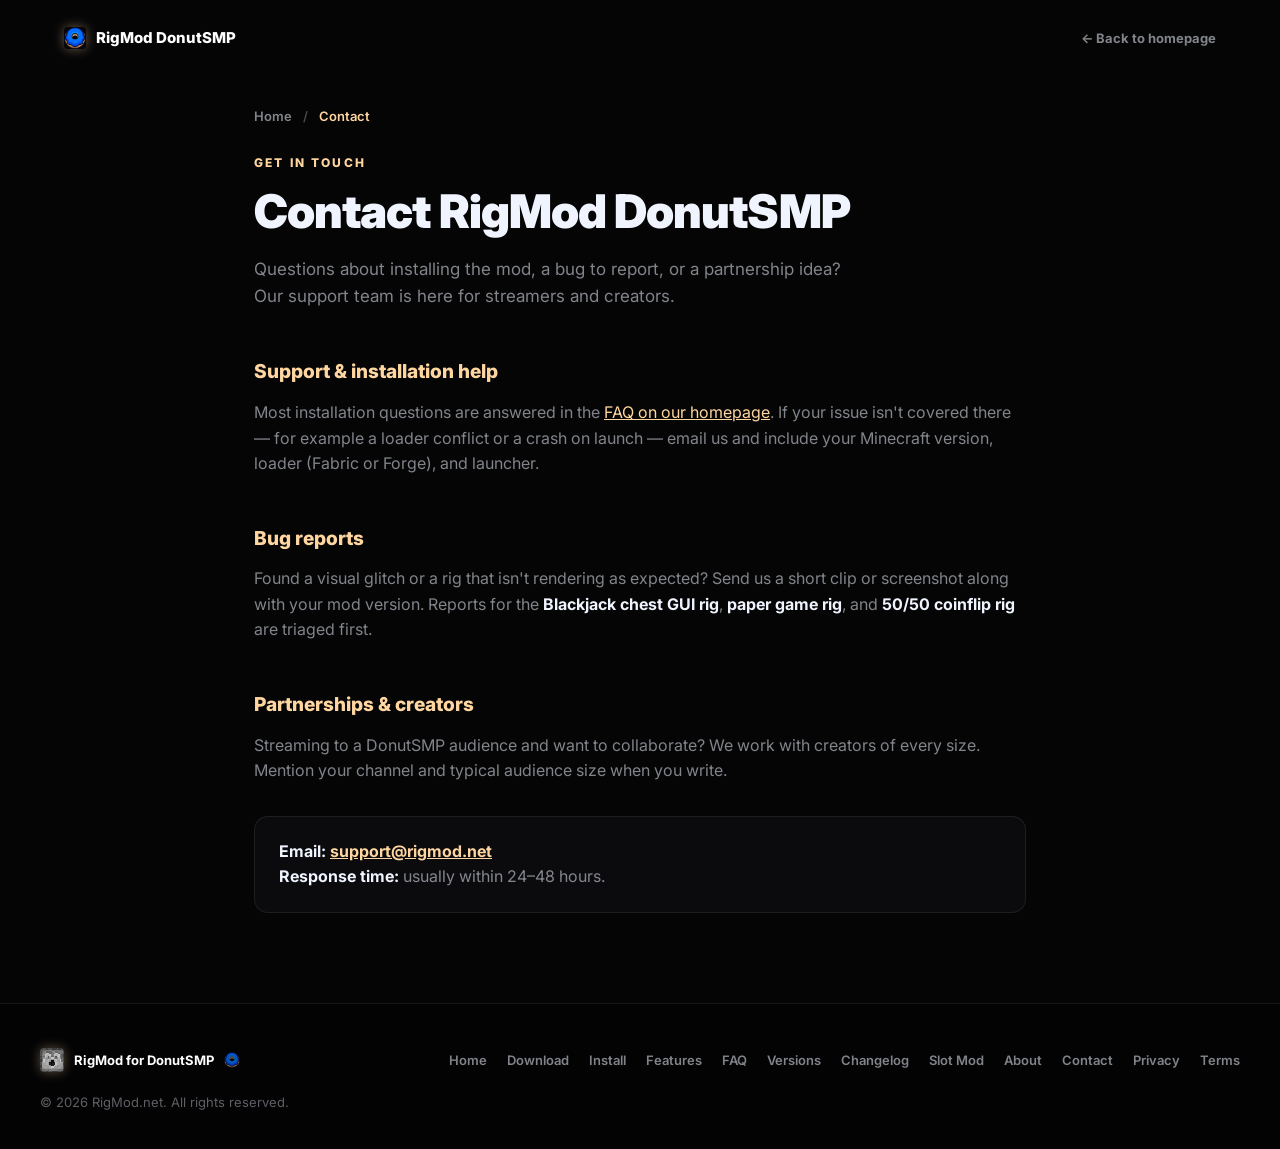
<file: contact.html>
<!DOCTYPE html>
<html lang="en">
<head>
  <meta charset="UTF-8">
  <meta name="viewport" content="width=device-width, initial-scale=1.0, maximum-scale=5.0">
  <title>Contact RigMod DonutSMP | Support &amp; Feedback</title>
  <meta name="description" content="Need help with the RigMod DonutSMP visual rig mod? Contact our support team for install help, bug reports, or partnership questions. We reply fast.">
  <meta name="keywords" content="RigMod DonutSMP contact, RigMod support, DonutSMP mod help, RigMod bug report">
  <meta name="author" content="RigMod DonutSMP">
  <meta name="robots" content="index, follow, max-image-preview:large, max-snippet:-1, max-video-preview:-1">
  <meta name="googlebot" content="index, follow">
  <link rel="canonical" href="https://rigmod.net/contact.html">

  <meta property="og:type" content="website">
  <meta property="og:url" content="https://rigmod.net/contact.html">
  <meta property="og:title" content="Contact RigMod DonutSMP | Support &amp; Feedback">
  <meta property="og:description" content="Need help with the RigMod DonutSMP visual rig mod? Contact our support team for install help, bug reports, or partnership questions.">
  <meta property="og:image" content="https://rigmod.net/og-image.png">
  <meta property="og:image:width" content="1200">
  <meta property="og:image:height" content="630">
  <meta property="og:site_name" content="RigMod DonutSMP">
  <meta property="og:locale" content="en_US">

  <meta name="twitter:card" content="summary_large_image">
  <meta name="twitter:url" content="https://rigmod.net/contact.html">
  <meta name="twitter:title" content="Contact RigMod DonutSMP | Support &amp; Feedback">
  <meta name="twitter:description" content="Need help with the RigMod DonutSMP visual rig mod? Contact our support team for install help, bug reports, or partnership questions.">
  <meta name="twitter:image" content="https://rigmod.net/og-image.png">

  <link rel="icon" type="image/x-icon" href="/favicon.ico">
  <link rel="icon" type="image/png" sizes="192x192" href="/icon-192.png">
  <link rel="icon" type="image/png" sizes="32x32" href="/favicon-32x32.png">
  <link rel="icon" type="image/png" sizes="16x16" href="/favicon-16x16.png">
  <link rel="apple-touch-icon" sizes="180x180" href="/apple-touch-icon.png">
  <link rel="manifest" href="/site.webmanifest">
  <meta name="theme-color" content="#ffd6a0">

  <link rel="stylesheet" href="style.css">
  <link rel="stylesheet" href="theme-3d.css">

  <!-- Structured Data: BreadcrumbList -->
  <script type="application/ld+json">
  {
    "@context": "https://schema.org",
    "@type": "BreadcrumbList",
    "itemListElement": [
      {"@type": "ListItem", "position": 1, "name": "Home", "item": "https://rigmod.net/"},
      {"@type": "ListItem", "position": 2, "name": "Contact", "item": "https://rigmod.net/contact.html"}
    ]
  }
  </script>
</head>
<body class="h3-home">
  <a href="#main-content" class="skip-link">Skip to main content</a>

  <div class="h3">
    <header role="banner">
      <div class="doc-topbar">
        <a class="doc-brand" href="index.html">
          <img src="donutsmp-logo.png" alt="DonutSMP logo" width="22" height="22">RigMod DonutSMP
        </a>
        <a class="doc-back" href="index.html">&larr; Back to homepage</a>
      </div>
    </header>

    <main id="main-content" role="main">
      <article class="doc-page">
        <nav class="doc-crumbs" aria-label="Breadcrumb">
          <a href="index.html">Home</a>
          <span class="crumb-sep" aria-hidden="true">/</span>
          <span aria-current="page">Contact</span>
        </nav>
        <span class="doc-kicker">Get in touch</span>
        <h1>Contact RigMod DonutSMP</h1>
        <p class="doc-lede">Questions about installing the mod, a bug to report, or a partnership idea? Our support team is here for streamers and creators.</p>

        <h2>Support &amp; installation help</h2>
        <p>Most installation questions are answered in the <a href="index.html#faq-section">FAQ on our homepage</a>. If your issue isn't covered there — for example a loader conflict or a crash on launch — email us and include your Minecraft version, loader (Fabric or Forge), and launcher.</p>

        <h2>Bug reports</h2>
        <p>Found a visual glitch or a rig that isn't rendering as expected? Send us a short clip or screenshot along with your mod version. Reports for the <strong>Blackjack chest GUI rig</strong>, <strong>paper game rig</strong>, and <strong>50/50 coinflip rig</strong> are triaged first.</p>

        <h2>Partnerships &amp; creators</h2>
        <p>Streaming to a DonutSMP audience and want to collaborate? We work with creators of every size. Mention your channel and typical audience size when you write.</p>

        <div class="doc-contact-box">
          <p><strong>Email:</strong> <a href="mailto:support@rigmod.net">support@rigmod.net</a></p>
          <p><strong>Response time:</strong> usually within 24&ndash;48 hours.</p>
        </div>
      </article>
    </main>
  </div>

  <footer class="rp-footer" role="contentinfo">
    <div class="footer-inner">
      <div class="footer-brand">
        <div class="logo-box" aria-hidden="true"></div>
        <span>RigMod for DonutSMP</span>
        <img class="footer-donut" src="donutsmp-logo.png" alt="DonutSMP" width="16" height="16" loading="lazy">
      </div>
      <nav class="footer-links" aria-label="Footer Navigation">
        <a href="index.html">Home</a>
        <a href="download.html">Download</a>
        <a href="install.html">Install</a>
        <a href="features.html">Features</a>
        <a href="faq.html">FAQ</a>
        <a href="versions.html">Versions</a>
        <a href="changelog.html">Changelog</a>
        <a href="slot-machine-mod.html">Slot Mod</a>
        <a href="about.html">About</a>
        <a href="contact.html">Contact</a>
        <a href="privacy-policy.html">Privacy</a>
        <a href="terms-of-service.html">Terms</a>
      </nav>
      <div class="footer-copy">&copy; 2026 RigMod.net. All rights reserved.</div>
    </div>
  </footer>
</body>
</html>
</file>
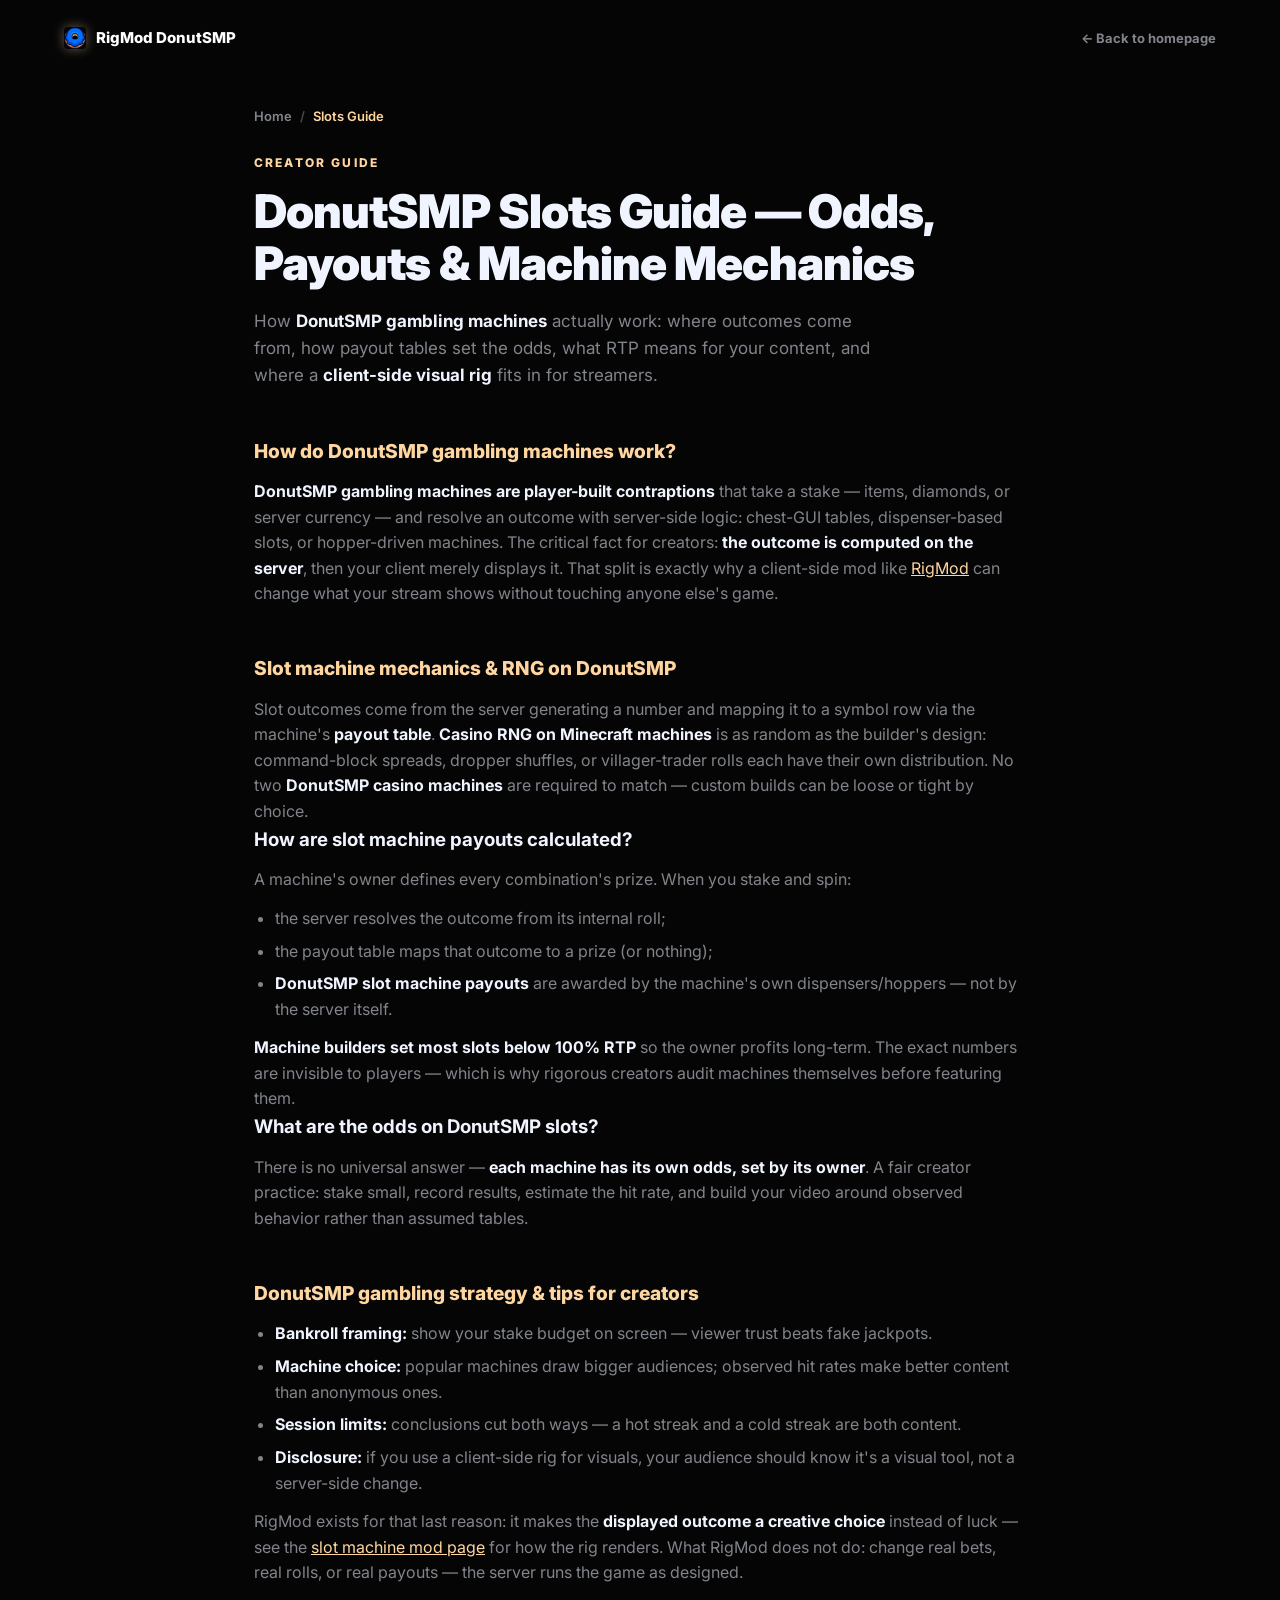
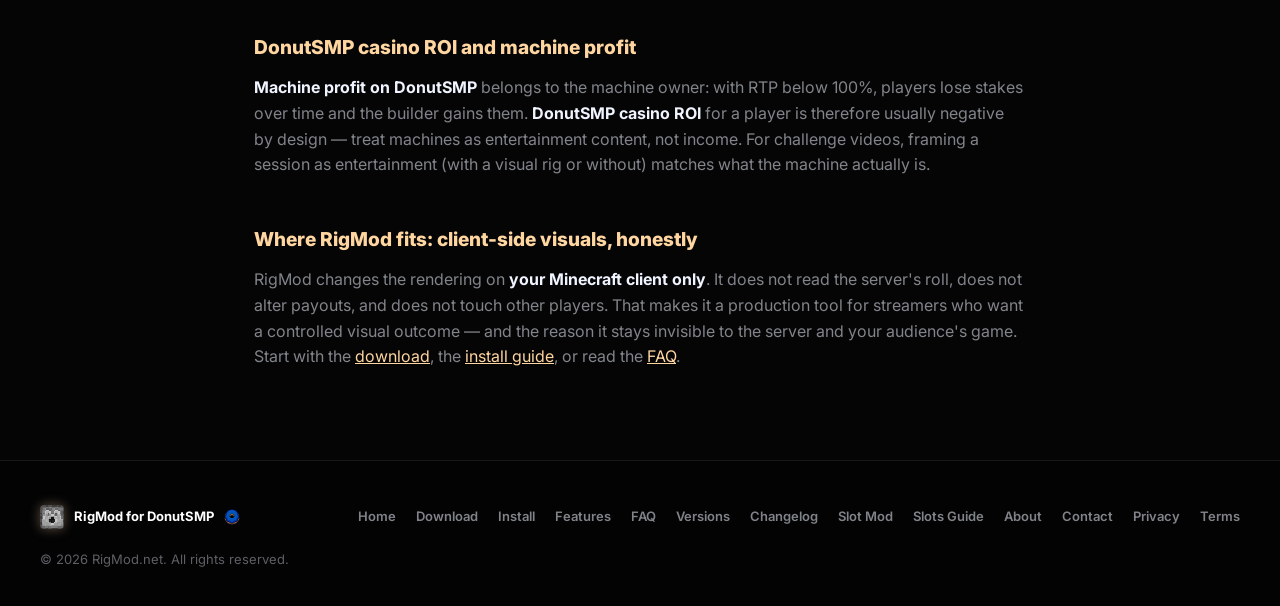
<file: donutsmp-slots-guide.html>
<!DOCTYPE html>
<html lang="en">
<head>
  <meta charset="UTF-8">
  <meta name="viewport" content="width=device-width, initial-scale=1.0, maximum-scale=5.0">
  <title>DonutSMP Slots Guide | Odds, Payouts &amp; Machine Mechanics</title>
  <meta name="description" content="How DonutSMP gambling machines work: slot machine odds, payouts, RTP and mechanics explained. Are DonutSMP slots random? A guide for casino content creators on DonutSMP.">
  <meta name="keywords" content="DonutSMP slot machine odds, DonutSMP slot machine payouts, DonutSMP slot machine RNG, DonutSMP gambling machine odds, DonutSMP casino machine mechanics, DonutSMP casino machine strategy, DonutSMP slots calculator, DonutSMP gambling calculator, DonutSMP gambling guide, DonutSMP casino guide, DonutSMP slot guide, DonutSMP slots guide, DonutSMP gambling tips, DonutSMP casino tips, DonutSMP slot tips, DonutSMP gambling methods, DonutSMP casino methods, DonutSMP slot machine tricks, DonutSMP casino tricks, DonutSMP gambling mechanics explained, DonutSMP slot machine guide, DonutSMP casino machine guide, DonutSMP machine profit, DonutSMP machine payouts, DonutSMP gambling returns, DonutSMP casino ROI, DonutSMP slot machine probability, DonutSMP casino odds calculator, DonutSMP slot machine calculator, DonutSMP gambling calculator, how do DonutSMP gambling machines work, what are the odds on DonutSMP slots, how are slot machine payouts calculated, are Minecraft slot machines random, what is the RTP of a Minecraft slot machine, how do Minecraft casino machines work, Minecraft slot machine odds, slot machine probability Minecraft, slot machine payout Minecraft, slot machine RTP Minecraft, casino RNG Minecraft, Minecraft gambling strategy, Minecraft casino strategy">
  <meta name="author" content="RigMod DonutSMP">
  <meta name="robots" content="index, follow, max-image-preview:large, max-snippet:-1, max-video-preview:-1">
  <meta name="googlebot" content="index, follow">
  <link rel="canonical" href="https://rigmod.net/donutsmp-slots-guide.html">

  <meta property="og:type" content="website">
  <meta property="og:url" content="https://rigmod.net/donutsmp-slots-guide.html">
  <meta property="og:title" content="DonutSMP Slots Guide | Odds, Payouts &amp; Machine Mechanics">
  <meta property="og:description" content="How DonutSMP gambling machines work: slot machine odds, payouts, RTP and mechanics explained for content creators.">
  <meta property="og:image" content="https://rigmod.net/og-image.png">
  <meta property="og:image:width" content="1200">
  <meta property="og:image:height" content="630">
  <meta property="og:site_name" content="RigMod DonutSMP">
  <meta property="og:locale" content="en_US">

  <meta name="twitter:card" content="summary_large_image">
  <meta name="twitter:url" content="https://rigmod.net/donutsmp-slots-guide.html">
  <meta name="twitter:title" content="DonutSMP Slots Guide | Odds, Payouts &amp; Machine Mechanics">
  <meta name="twitter:description" content="How DonutSMP gambling machines work: slot machine odds, payouts, RTP and mechanics explained for content creators.">
  <meta name="twitter:image" content="https://rigmod.net/og-image.png">

  <link rel="icon" type="image/x-icon" href="/favicon.ico">
  <link rel="icon" type="image/png" sizes="192x192" href="/icon-192.png">
  <link rel="icon" type="image/png" sizes="32x32" href="/favicon-32x32.png">
  <link rel="icon" type="image/png" sizes="16x16" href="/favicon-16x16.png">
  <link rel="apple-touch-icon" sizes="180x180" href="/apple-touch-icon.png">
  <link rel="manifest" href="/site.webmanifest">
  <meta name="theme-color" content="#ffd6a0">

  <link rel="stylesheet" href="style.css">
  <link rel="stylesheet" href="theme-3d.css">

  <script type="application/ld+json">
  {
    "@context": "https://schema.org",
    "@type": "BreadcrumbList",
    "itemListElement": [
      {"@type": "ListItem", "position": 1, "name": "Home", "item": "https://rigmod.net/"},
      {"@type": "ListItem", "position": 2, "name": "DonutSMP Slots Guide", "item": "https://rigmod.net/donutsmp-slots-guide.html"}
    ]
  }
  </script>
  <script type="application/ld+json">
  {
    "@context": "https://schema.org",
    "@type": "FAQPage",
    "mainEntity": [
      {
        "@type": "Question",
        "name": "How do DonutSMP gambling machines work?",
        "acceptedAnswer": {"@type": "Answer", "text": "DonutSMP gambling machines are player-placed contraptions that take an item or currency stake and resolve an outcome via server-side logic — chests, dispensers, or hopper-based slots. The result is computed on the server; what your client displays can differ, which is exactly what a client-side visual mod like RigMod changes."}
      },
      {
        "@type": "Question",
        "name": "Are Minecraft slot machines random?",
        "acceptedAnswer": {"@type": "Answer", "text": "On DonutSMP, slot machine outcomes are server-generated, typically seeded by the server's random source. They are as random as the machine builder's redstone and command design allows — custom machines can have any distribution their creator builds into them."}
      },
      {
        "@type": "Question",
        "name": "What are the odds on DonutSMP slots?",
        "acceptedAnswer": {"@type": "Answer", "text": "The odds are set by each machine's owner, not by DonutSMP itself. Every player-built slots machine can choose its own symbol probabilities and payout table, so the odds — and the house edge — vary from machine to machine."}
      },
      {
        "@type": "Question",
        "name": "What is the RTP of a Minecraft slot machine?",
        "acceptedAnswer": {"@type": "Answer", "text": "RTP (return to player) is the percentage of staked items a machine pays back over time. On DonutSMP it is defined by the machine's payout table; machines are commonly set below 100% so the owner profits. RigMod lets creators display winning outcomes visually for content without touching the machine's real RTP."}
      }
    ]
  }
  </script>
</head>
<body class="h3-home">
  <a href="#main-content" class="skip-link">Skip to main content</a>

  <div class="h3">
    <header role="banner">
      <div class="doc-topbar">
        <a class="doc-brand" href="index.html"><img src="donutsmp-logo.png" alt="DonutSMP logo" width="22" height="22">RigMod DonutSMP</a>
        <a class="doc-back" href="index.html">&larr; Back to homepage</a>
      </div>
    </header>

    <main id="main-content" role="main">
      <article class="doc-page">
        <nav class="doc-crumbs" aria-label="Breadcrumb">
          <a href="index.html">Home</a><span class="crumb-sep" aria-hidden="true">/</span><span aria-current="page">Slots Guide</span>
        </nav>
        <span class="doc-kicker">Creator guide</span>
        <h1>DonutSMP Slots Guide — Odds, Payouts &amp; Machine Mechanics</h1>
        <p class="doc-lede">How <strong>DonutSMP gambling machines</strong> actually work: where outcomes come from, how payout tables set the odds, what RTP means for your content, and where a <strong>client-side visual rig</strong> fits in for streamers.</p>

        <h2>How do DonutSMP gambling machines work?</h2>
        <p><strong>DonutSMP gambling machines are player-built contraptions</strong> that take a stake — items, diamonds, or server currency — and resolve an outcome with server-side logic: chest-GUI tables, dispenser-based slots, or hopper-driven machines. The critical fact for creators: <strong>the outcome is computed on the server</strong>, then your client merely displays it. That split is exactly why a client-side mod like <a href="slot-machine-mod.html">RigMod</a> can change what your stream shows without touching anyone else's game.</p>

        <h2>Slot machine mechanics &amp; RNG on DonutSMP</h2>
        <p>Slot outcomes come from the server generating a number and mapping it to a symbol row via the machine's <strong>payout table</strong>. <strong>Casino RNG on Minecraft machines</strong> is as random as the builder's design: command-block spreads, dropper shuffles, or villager-trader rolls each have their own distribution. No two <strong>DonutSMP casino machines</strong> are required to match — custom builds can be loose or tight by choice.</p>

        <h3>How are slot machine payouts calculated?</h3>
        <p>A machine's owner defines every combination's prize. When you stake and spin:</p>
        <ul>
          <li>the server resolves the outcome from its internal roll;</li>
          <li>the payout table maps that outcome to a prize (or nothing);</li>
          <li><strong>DonutSMP slot machine payouts</strong> are awarded by the machine's own dispensers/hoppers — not by the server itself.</li>
        </ul>
        <p><strong>Machine builders set most slots below 100% RTP</strong> so the owner profits long-term. The exact numbers are invisible to players — which is why rigorous creators audit machines themselves before featuring them.</p>

        <h3>What are the odds on DonutSMP slots?</h3>
        <p>There is no universal answer — <strong>each machine has its own odds, set by its owner</strong>. A fair creator practice: stake small, record results, estimate the hit rate, and build your video around observed behavior rather than assumed tables.</p>

        <h2>DonutSMP gambling strategy &amp; tips for creators</h2>
        <ul>
          <li><strong>Bankroll framing:</strong> show your stake budget on screen — viewer trust beats fake jackpots.</li>
          <li><strong>Machine choice:</strong> popular machines draw bigger audiences; observed hit rates make better content than anonymous ones.</li>
          <li><strong>Session limits:</strong> conclusions cut both ways — a hot streak and a cold streak are both content.</li>
          <li><strong>Disclosure:</strong> if you use a client-side rig for visuals, your audience should know it's a visual tool, not a server-side change.</li>
        </ul>
        <p>RigMod exists for that last reason: it makes the <strong>displayed outcome a creative choice</strong> instead of luck — see the <a href="slot-machine-mod.html">slot machine mod page</a> for how the rig renders. What RigMod does not do: change real bets, real rolls, or real payouts — the server runs the game as designed.</p>

        <h2>DonutSMP casino ROI and machine profit</h2>
        <p><strong>Machine profit on DonutSMP</strong> belongs to the machine owner: with RTP below 100%, players lose stakes over time and the builder gains them. <strong>DonutSMP casino ROI</strong> for a player is therefore usually negative by design — treat machines as entertainment content, not income. For challenge videos, framing a session as entertainment (with a visual rig or without) matches what the machine actually is.</p>

        <h2>Where RigMod fits: client-side visuals, honestly</h2>
        <p>RigMod changes the rendering on <strong>your Minecraft client only</strong>. It does not read the server's roll, does not alter payouts, and does not touch other players. That makes it a production tool for streamers who want a controlled visual outcome — and the reason it stays invisible to the server and your audience's game. Start with the <a href="download.html">download</a>, the <a href="install.html">install guide</a>, or read the <a href="faq.html">FAQ</a>.</p>
      </article>
    </main>
  </div>

  <footer class="rp-footer" role="contentinfo">
    <div class="footer-inner">
      <div class="footer-brand">
        <div class="logo-box" aria-hidden="true"></div>
        <span>RigMod for DonutSMP</span>
        <img class="footer-donut" src="donutsmp-logo.png" alt="DonutSMP" width="16" height="16" loading="lazy">
      </div>
      <nav class="footer-links" aria-label="Footer Navigation">
        <a href="index.html">Home</a>
        <a href="download.html">Download</a>
        <a href="install.html">Install</a>
        <a href="features.html">Features</a>
        <a href="faq.html">FAQ</a>
        <a href="versions.html">Versions</a>
        <a href="changelog.html">Changelog</a>
        <a href="slot-machine-mod.html">Slot Mod</a>
        <a href="donutsmp-slots-guide.html">Slots Guide</a>
        <a href="about.html">About</a>
        <a href="contact.html">Contact</a>
        <a href="privacy-policy.html">Privacy</a>
        <a href="terms-of-service.html">Terms</a>
      </nav>
      <div class="footer-copy">&copy; 2026 RigMod.net. All rights reserved.</div>
    </div>
  </footer>
</body>
</html>
</file>
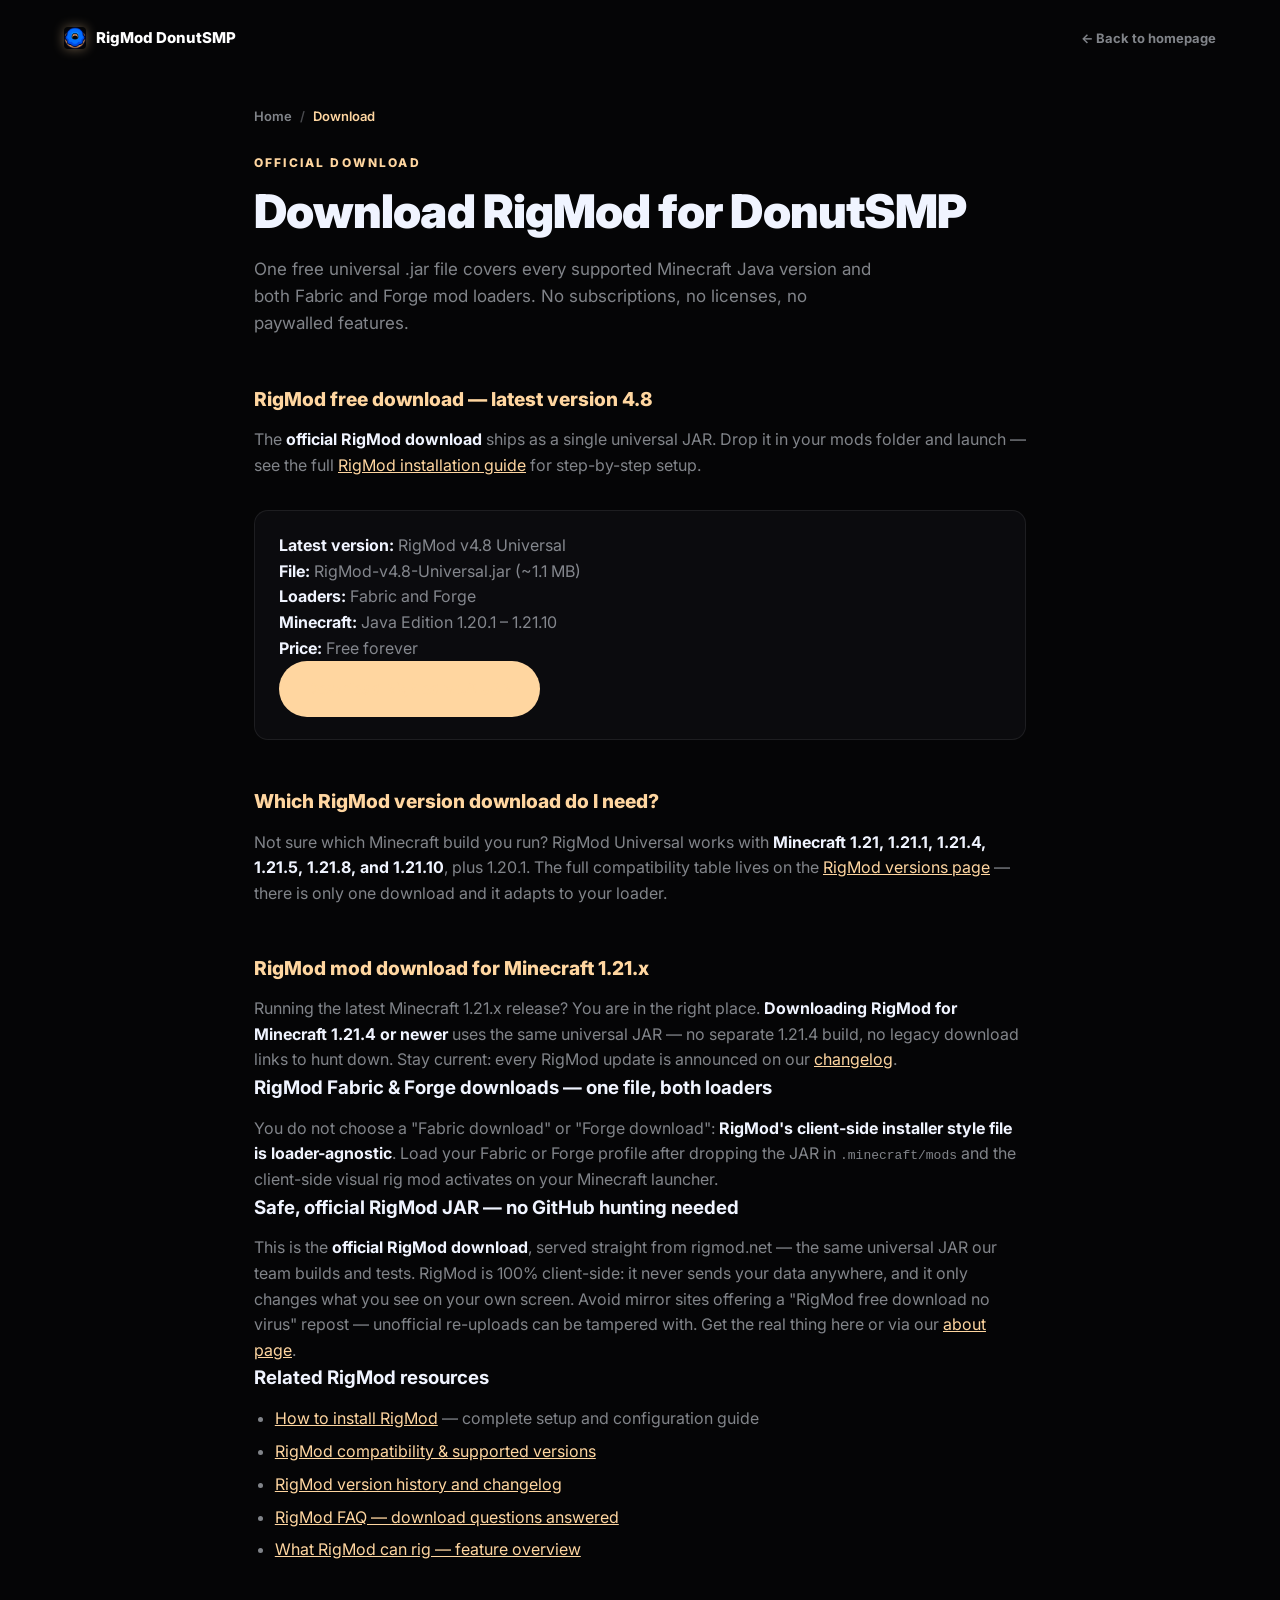
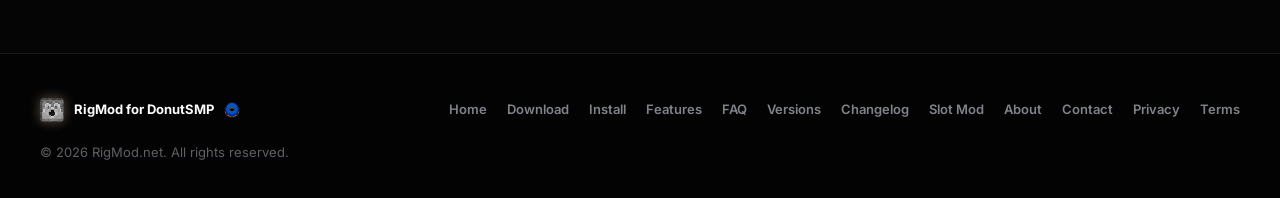
<file: download.html>
<!DOCTYPE html>
<html lang="en">
<head>
  <meta charset="UTF-8">
  <meta name="viewport" content="width=device-width, initial-scale=1.0, maximum-scale=5.0">
  <title>Download RigMod DonutSMP | Free Client-Side Rig Mod JAR</title>
  <meta name="description" content="Download RigMod for DonutSMP free. Official RigMod download: universal client-side rig mod JAR for Fabric & Forge, Minecraft 1.20.1 to 1.21.10. Latest version 4.8.">
  <meta name="keywords" content="RigMod download, RigMod free download, RigMod latest download, RigMod official download, RigMod Minecraft download, RigMod DonutSMP download, RigMod client download, RigMod mod download, RigMod jar download, RigMod .jar, RigMod latest version, RigMod newest version, RigMod version download, RigMod update download, RigMod GitHub download, RigMod GitHub releases, RigMod repository, RigMod source code, RigMod installation, RigMod install guide, how to install RigMod, how to download RigMod, how to use RigMod, RigMod setup, RigMod setup guide, RigMod configuration, RigMod configuration guide, RigMod supported versions, RigMod compatibility, RigMod mod loader, RigMod Fabric download, RigMod Forge download, RigMod NeoForge download, RigMod client-side installation, RigMod Minecraft Java download, RigMod DonutSMP installation, RigMod DonutSMP setup, RigMod download for Minecraft 1.21, RigMod download for Minecraft 1.21.1, RigMod download for Minecraft 1.21.4, RigMod download for Minecraft 1.21.5, RigMod download for Minecraft 1.21.8, RigMod download for Minecraft 1.21.10">
  <meta name="author" content="RigMod DonutSMP">
  <meta name="robots" content="index, follow, max-image-preview:large, max-snippet:-1, max-video-preview:-1">
  <meta name="googlebot" content="index, follow">
  <link rel="canonical" href="https://rigmod.net/download.html">

  <meta property="og:type" content="website">
  <meta property="og:url" content="https://rigmod.net/download.html">
  <meta property="og:title" content="Download RigMod DonutSMP | Free Client-Side Rig Mod JAR">
  <meta property="og:description" content="Download RigMod for DonutSMP free. Universal client-side rig mod JAR for Fabric & Forge, Minecraft 1.20.1 to 1.21.10. Latest version 4.8.">
  <meta property="og:image" content="https://rigmod.net/og-image.png">
  <meta property="og:image:width" content="1200">
  <meta property="og:image:height" content="630">
  <meta property="og:site_name" content="RigMod DonutSMP">
  <meta property="og:locale" content="en_US">

  <meta name="twitter:card" content="summary_large_image">
  <meta name="twitter:url" content="https://rigmod.net/download.html">
  <meta name="twitter:title" content="Download RigMod DonutSMP | Free Client-Side Rig Mod JAR">
  <meta name="twitter:description" content="Download RigMod for DonutSMP free. Universal client-side rig mod JAR for Fabric & Forge, Minecraft 1.20.1 to 1.21.10. Latest version 4.8.">
  <meta name="twitter:image" content="https://rigmod.net/og-image.png">

  <link rel="icon" type="image/x-icon" href="/favicon.ico">
  <link rel="icon" type="image/png" sizes="192x192" href="/icon-192.png">
  <link rel="icon" type="image/png" sizes="32x32" href="/favicon-32x32.png">
  <link rel="icon" type="image/png" sizes="16x16" href="/favicon-16x16.png">
  <link rel="apple-touch-icon" sizes="180x180" href="/apple-touch-icon.png">
  <link rel="manifest" href="/site.webmanifest">
  <meta name="theme-color" content="#ffd6a0">

  <link rel="stylesheet" href="style.css">
  <link rel="stylesheet" href="theme-3d.css">

  <script type="application/ld+json">
  {
    "@context": "https://schema.org",
    "@type": "BreadcrumbList",
    "itemListElement": [
      {"@type": "ListItem", "position": 1, "name": "Home", "item": "https://rigmod.net/"},
      {"@type": "ListItem", "position": 2, "name": "Download", "item": "https://rigmod.net/download.html"}
    ]
  }
  </script>
</head>
<body class="h3-home">
  <a href="#main-content" class="skip-link">Skip to main content</a>

  <div class="h3">
    <header role="banner">
      <div class="doc-topbar">
        <a class="doc-brand" href="index.html"><img src="donutsmp-logo.png" alt="DonutSMP logo" width="22" height="22">RigMod DonutSMP</a>
        <a class="doc-back" href="index.html">&larr; Back to homepage</a>
      </div>
    </header>

    <main id="main-content" role="main">
      <article class="doc-page">
        <nav class="doc-crumbs" aria-label="Breadcrumb">
          <a href="index.html">Home</a><span class="crumb-sep" aria-hidden="true">/</span><span aria-current="page">Download</span>
        </nav>
        <span class="doc-kicker">Official download</span>
        <h1>Download RigMod for DonutSMP</h1>
        <p class="doc-lede">One free universal .jar file covers every supported Minecraft Java version and both Fabric and Forge mod loaders. No subscriptions, no licenses, no paywalled features.</p>

        <h2>RigMod free download — latest version 4.8</h2>
        <p>The <strong>official RigMod download</strong> ships as a single universal JAR. Drop it in your mods folder and launch — see the full <a href="install.html">RigMod installation guide</a> for step-by-step setup.</p>
        <div class="doc-contact-box">
          <p><strong>Latest version:</strong> RigMod v4.8 Universal</p>
          <p><strong>File:</strong> RigMod-v4.8-Universal.jar (~1.1 MB)</p>
          <p><strong>Loaders:</strong> Fabric and Forge</p>
          <p><strong>Minecraft:</strong> Java Edition 1.20.1 – 1.21.10</p>
          <p><strong>Price:</strong> Free forever</p>
          <p><a class="h3-btn" href="RigMod-v4.8-Universal.jar" download="RigMod-v4.8-Universal.jar">Download RigMod v4.8 JAR</a></p>
        </div>

        <h2>Which RigMod version download do I need?</h2>
        <p>Not sure which Minecraft build you run? RigMod Universal works with <strong>Minecraft 1.21, 1.21.1, 1.21.4, 1.21.5, 1.21.8, and 1.21.10</strong>, plus 1.20.1. The full compatibility table lives on the <a href="versions.html">RigMod versions page</a> — there is only one download and it adapts to your loader.</p>

        <h2>RigMod mod download for Minecraft 1.21.x</h2>
        <p>Running the latest Minecraft 1.21.x release? You are in the right place. <strong>Downloading RigMod for Minecraft 1.21.4 or newer</strong> uses the same universal JAR — no separate 1.21.4 build, no legacy download links to hunt down. Stay current: every RigMod update is announced on our <a href="changelog.html">changelog</a>.</p>

        <h3>RigMod Fabric &amp; Forge downloads — one file, both loaders</h3>
        <p>You do not choose a "Fabric download" or "Forge download": <strong>RigMod's client-side installer style file is loader-agnostic</strong>. Load your Fabric or Forge profile after dropping the JAR in <code>.minecraft/mods</code> and the client-side visual rig mod activates on your Minecraft launcher.</p>

        <h3>Safe, official RigMod JAR — no GitHub hunting needed</h3>
        <p>This is the <strong>official RigMod download</strong>, served straight from rigmod.net — the same universal JAR our team builds and tests. RigMod is 100% client-side: it never sends your data anywhere, and it only changes what you see on your own screen. Avoid mirror sites offering a "RigMod free download no virus" repost — unofficial re-uploads can be tampered with. Get the real thing here or via our <a href="about.html">about page</a>.</p>

        <h3>Related RigMod resources</h3>
        <ul>
          <li><a href="install.html">How to install RigMod</a> — complete setup and configuration guide</li>
          <li><a href="versions.html">RigMod compatibility &amp; supported versions</a></li>
          <li><a href="changelog.html">RigMod version history and changelog</a></li>
          <li><a href="faq.html">RigMod FAQ — download questions answered</a></li>
          <li><a href="features.html">What RigMod can rig — feature overview</a></li>
        </ul>
      </article>
    </main>
  </div>

  <footer class="rp-footer" role="contentinfo">
    <div class="footer-inner">
      <div class="footer-brand">
        <div class="logo-box" aria-hidden="true"></div>
        <span>RigMod for DonutSMP</span>
        <img class="footer-donut" src="donutsmp-logo.png" alt="DonutSMP" width="16" height="16" loading="lazy">
      </div>
      <nav class="footer-links" aria-label="Footer Navigation">
        <a href="index.html">Home</a>
        <a href="download.html">Download</a>
        <a href="install.html">Install</a>
        <a href="features.html">Features</a>
        <a href="faq.html">FAQ</a>
        <a href="versions.html">Versions</a>
        <a href="changelog.html">Changelog</a>
        <a href="slot-machine-mod.html">Slot Mod</a>
        <a href="about.html">About</a>
        <a href="contact.html">Contact</a>
        <a href="privacy-policy.html">Privacy</a>
        <a href="terms-of-service.html">Terms</a>
      </nav>
      <div class="footer-copy">&copy; 2026 RigMod.net. All rights reserved.</div>
    </div>
  </footer>
</body>
</html>
</file>
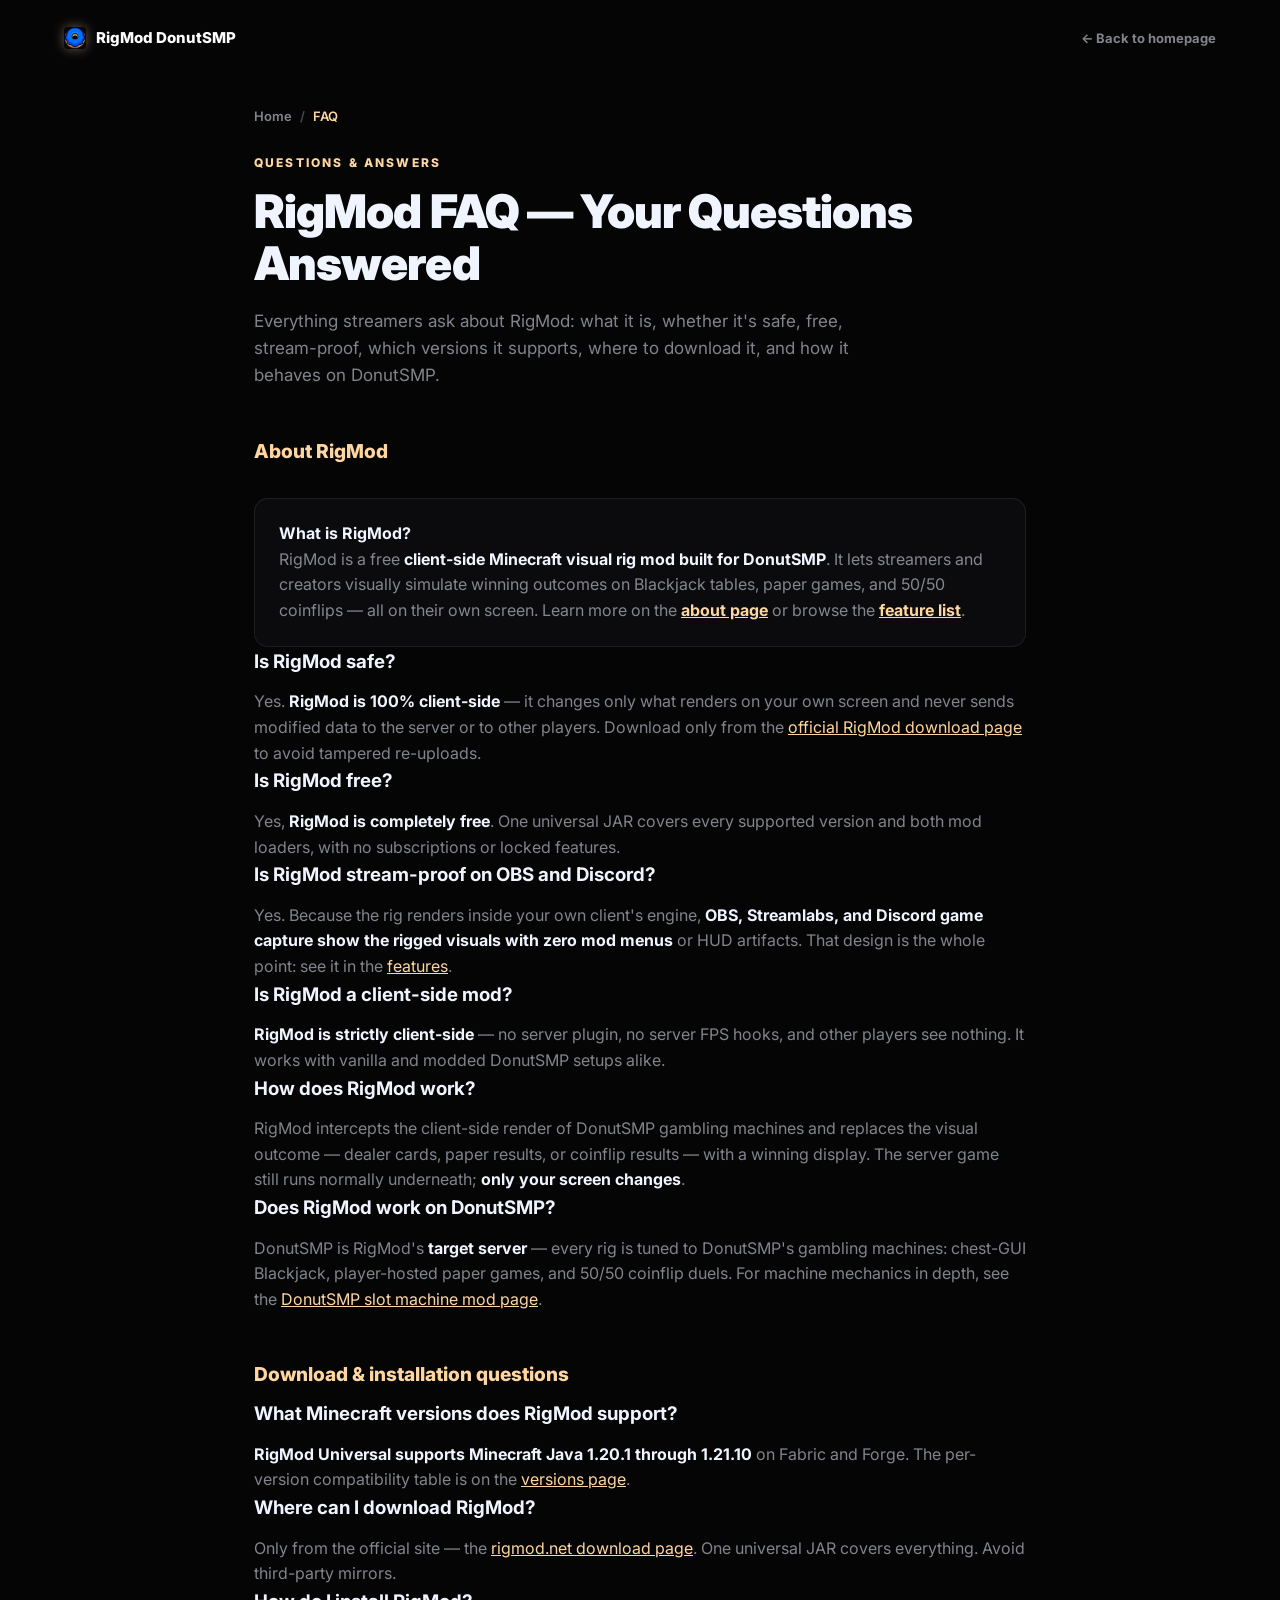
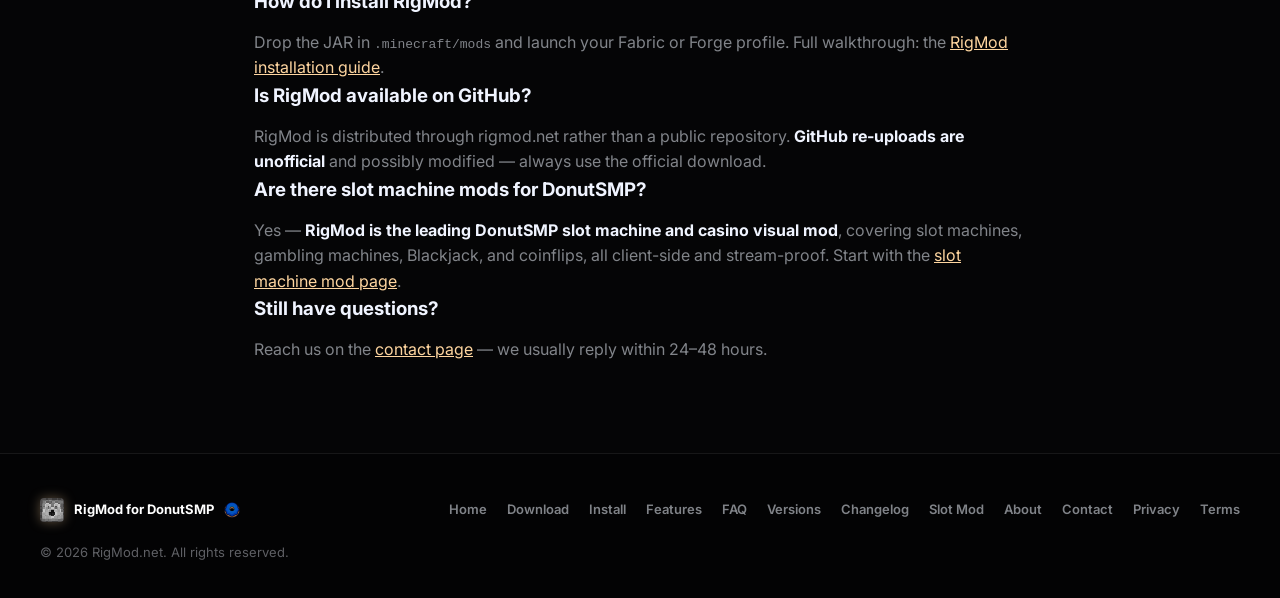
<file: faq.html>
<!DOCTYPE html>
<html lang="en">
<head>
  <meta charset="UTF-8">
  <meta name="viewport" content="width=device-width, initial-scale=1.0, maximum-scale=5.0">
  <title>RigMod FAQ | Is RigMod Safe, Free &amp; Client-Side?</title>
  <meta name="description" content="RigMod FAQ answered: what is RigMod, is RigMod safe, is it free, how does it work on DonutSMP, which Minecraft versions it supports, and where to download it.">
  <meta name="keywords" content="what is RigMod, what is RigMod Minecraft, what is RigMod DonutSMP, what does RigMod do, how does RigMod work, how to download RigMod, how to install RigMod, how to use RigMod in Minecraft, how to use RigMod on DonutSMP, is RigMod a client-side mod, is RigMod compatible with Fabric, what version does RigMod support, where can I download RigMod, where can I find RigMod, is RigMod available on GitHub, does RigMod work on DonutSMP, what is the best DonutSMP casino mod, what is the best Minecraft gambling mod, are there slot machine mods for DonutSMP, how do DonutSMP gambling machines work, how do Minecraft casino machines work, what are the odds on DonutSMP slots, are Minecraft slot machines random, is RigMod safe, is RigMod free, is RigMod undetected, is RigMod stream-proof">
  <meta name="author" content="RigMod DonutSMP">
  <meta name="robots" content="index, follow, max-image-preview:large, max-snippet:-1, max-video-preview:-1">
  <meta name="googlebot" content="index, follow">
  <link rel="canonical" href="https://rigmod.net/faq.html">

  <meta property="og:type" content="website">
  <meta property="og:url" content="https://rigmod.net/faq.html">
  <meta property="og:title" content="RigMod FAQ | Is RigMod Safe, Free &amp; Client-Side?">
  <meta property="og:description" content="RigMod FAQ answered: what is RigMod, is it safe and free, how it works on DonutSMP, supported Minecraft versions, and where to download.">
  <meta property="og:image" content="https://rigmod.net/og-image.png">
  <meta property="og:image:width" content="1200">
  <meta property="og:image:height" content="630">
  <meta property="og:site_name" content="RigMod DonutSMP">
  <meta property="og:locale" content="en_US">

  <meta name="twitter:card" content="summary_large_image">
  <meta name="twitter:url" content="https://rigmod.net/faq.html">
  <meta name="twitter:title" content="RigMod FAQ | Is RigMod Safe, Free &amp; Client-Side?">
  <meta name="twitter:description" content="RigMod FAQ answered: what is RigMod, is it safe and free, how it works on DonutSMP, supported Minecraft versions, and where to download.">
  <meta name="twitter:image" content="https://rigmod.net/og-image.png">

  <link rel="icon" type="image/x-icon" href="/favicon.ico">
  <link rel="icon" type="image/png" sizes="192x192" href="/icon-192.png">
  <link rel="icon" type="image/png" sizes="32x32" href="/favicon-32x32.png">
  <link rel="icon" type="image/png" sizes="16x16" href="/favicon-16x16.png">
  <link rel="apple-touch-icon" sizes="180x180" href="/apple-touch-icon.png">
  <link rel="manifest" href="/site.webmanifest">
  <meta name="theme-color" content="#ffd6a0">

  <link rel="stylesheet" href="style.css">
  <link rel="stylesheet" href="theme-3d.css">

  <script type="application/ld+json">
  {
    "@context": "https://schema.org",
    "@type": "BreadcrumbList",
    "itemListElement": [
      {"@type": "ListItem", "position": 1, "name": "Home", "item": "https://rigmod.net/"},
      {"@type": "ListItem", "position": 2, "name": "FAQ", "item": "https://rigmod.net/faq.html"}
    ]
  }
  </script>
  <script type="application/ld+json">
  {
    "@context": "https://schema.org",
    "@type": "FAQPage",
    "mainEntity": [
      {
        "@type": "Question",
        "name": "What is RigMod?",
        "acceptedAnswer": {"@type": "Answer", "text": "RigMod is a free client-side Minecraft visual rig mod built for DonutSMP. It lets streamers and content creators visually simulate winning outcomes on Blackjack tables, paper games, and 50/50 coinflips — entirely on their own screen."}
      },
      {
        "@type": "Question",
        "name": "Is RigMod safe to use?",
        "acceptedAnswer": {"@type": "Answer", "text": "Yes. RigMod is 100% client-side: it changes only what renders on your own screen and never sends modified data to the server or other players. Download only from the official rigmod.net download page to avoid tampered re-uploads."}
      },
      {
        "@type": "Question",
        "name": "Is RigMod free?",
        "acceptedAnswer": {"@type": "Answer", "text": "Yes, RigMod is completely free. One universal JAR covers every supported Minecraft version and both Fabric and Forge loaders, with no subscriptions or paywalled features."}
      },
      {
        "@type": "Question",
        "name": "Is RigMod stream-proof on OBS and Discord?",
        "acceptedAnswer": {"@type": "Answer", "text": "Yes. Because the rig renders inside your own Minecraft client's engine, game capture in OBS, Streamlabs, and Discord shows the rigged visuals with no mod menus or HUD artifacts visible."}
      },
      {
        "@type": "Question",
        "name": "Is RigMod a client-side mod?",
        "acceptedAnswer": {"@type": "Answer", "text": "Yes — RigMod is strictly client-side. No server plugin, no server modification, and other players see nothing. It is compatible with vanilla and modded DonutSMP setups."
        }
      },
      {
        "@type": "Question",
        "name": "How does RigMod work?",
        "acceptedAnswer": {"@type": "Answer", "text": "RigMod intercepts the client-side render of DonutSMP gambling machines and replaces the visual outcome — dealer cards, paper results, or coinflip results — with a winning display. The underlying server game still runs normally; only your screen changes."}
      },
      {
        "@type": "Question",
        "name": "Does RigMod work on DonutSMP?",
        "acceptedAnswer": {"@type": "Answer", "text": "Yes. DonutSMP is RigMod's target server — every rig is tuned for DonutSMP's gambling machines: chest-GUI Blackjack, player-hosted paper games, and 50/50 coinflip duels."}
      },
      {
        "@type": "Question",
        "name": "What Minecraft versions does RigMod support?",
        "acceptedAnswer": {"@type": "Answer", "text": "RigMod Universal supports Minecraft Java Edition 1.20.1 through 1.21.10 on both Fabric and Forge. See the versions page for the full compatibility table."}
      },
      {
        "@type": "Question",
        "name": "Where can I download RigMod?",
        "acceptedAnswer": {"@type": "Answer", "text": "Download RigMod only from the official site, rigmod.net/download. The universal JAR works for every supported version — avoid third-party mirrors and unofficial re-uploads."}
      },
      {
        "@type": "Question",
        "name": "Is RigMod available on GitHub?",
        "acceptedAnswer": {"@type": "Answer", "text": "RigMod is distributed through rigmod.net rather than a public GitHub repository. If you find a GitHub re-upload, it is unofficial and may be modified — always use the official download."}
      },
      {
        "@type": "Question",
        "name": "Are there slot machine mods for DonutSMP?",
        "acceptedAnswer": {"@type": "Answer", "text": "Yes. RigMod is the leading DonutSMP slot machine and casino visual mod, covering slot machines, gambling machines, Blackjack, and coinflip games — all client-side and stream-proof."
        }
      }
    ]
  }
  </script>
</head>
<body class="h3-home">
  <a href="#main-content" class="skip-link">Skip to main content</a>

  <div class="h3">
    <header role="banner">
      <div class="doc-topbar">
        <a class="doc-brand" href="index.html"><img src="donutsmp-logo.png" alt="DonutSMP logo" width="22" height="22">RigMod DonutSMP</a>
        <a class="doc-back" href="index.html">&larr; Back to homepage</a>
      </div>
    </header>

    <main id="main-content" role="main">
      <article class="doc-page">
        <nav class="doc-crumbs" aria-label="Breadcrumb">
          <a href="index.html">Home</a><span class="crumb-sep" aria-hidden="true">/</span><span aria-current="page">FAQ</span>
        </nav>
        <span class="doc-kicker">Questions &amp; answers</span>
        <h1>RigMod FAQ — Your Questions Answered</h1>
        <p class="doc-lede">Everything streamers ask about RigMod: what it is, whether it's safe, free, stream-proof, which versions it supports, where to download it, and how it behaves on DonutSMP.</p>

        <h2>About RigMod</h2>

        <div class="doc-contact-box" id="what-is">
          <p><strong>What is RigMod?</strong></p>
          <p>RigMod is a free <strong>client-side Minecraft visual rig mod built for DonutSMP</strong>. It lets streamers and creators visually simulate winning outcomes on Blackjack tables, paper games, and 50/50 coinflips — all on their own screen. Learn more on the <a href="about.html">about page</a> or browse the <a href="features.html">feature list</a>.</p>
        </div>

        <h3 id="protocol">Is RigMod safe?</h3>
        <p>Yes. <strong>RigMod is 100% client-side</strong> — it changes only what renders on your own screen and never sends modified data to the server or to other players. Download only from the <a href="download.html">official RigMod download page</a> to avoid tampered re-uploads.</p>

        <h3>Is RigMod free?</h3>
        <p>Yes, <strong>RigMod is completely free</strong>. One universal JAR covers every supported version and both mod loaders, with no subscriptions or locked features.</p>

        <h3>Is RigMod stream-proof on OBS and Discord?</h3>
        <p>Yes. Because the rig renders inside your own client's engine, <strong>OBS, Streamlabs, and Discord game capture show the rigged visuals with zero mod menus</strong> or HUD artifacts. That design is the whole point: see it in the <a href="features.html">features</a>.</p>

        <h3>Is RigMod a client-side mod?</h3>
        <p><strong>RigMod is strictly client-side</strong> — no server plugin, no server FPS hooks, and other players see nothing. It works with vanilla and modded DonutSMP setups alike.</p>

        <h3>How does RigMod work?</h3>
        <p>RigMod intercepts the client-side render of DonutSMP gambling machines and replaces the visual outcome — dealer cards, paper results, or coinflip results — with a winning display. The server game still runs normally underneath; <strong>only your screen changes</strong>.</p>

        <h3>Does RigMod work on DonutSMP?</h3>
        <p>DonutSMP is RigMod's <strong>target server</strong> — every rig is tuned to DonutSMP's gambling machines: chest-GUI Blackjack, player-hosted paper games, and 50/50 coinflip duels. For machine mechanics in depth, see the <a href="slot-machine-mod.html">DonutSMP slot machine mod page</a>.</p>

        <h2>Download &amp; installation questions</h2>

        <h3>What Minecraft versions does RigMod support?</h3>
        <p><strong>RigMod Universal supports Minecraft Java 1.20.1 through 1.21.10</strong> on Fabric and Forge. The per-version compatibility table is on the <a href="versions.html">versions page</a>.</p>

        <h3>Where can I download RigMod?</h3>
        <p>Only from the official site — the <a href="download.html">rigmod.net download page</a>. One universal JAR covers everything. Avoid third-party mirrors.</p>

        <h3>How do I install RigMod?</h3>
        <p>Drop the JAR in <code>.minecraft/mods</code> and launch your Fabric or Forge profile. Full walkthrough: the <a href="install.html">RigMod installation guide</a>.</p>

        <h3>Is RigMod available on GitHub?</h3>
        <p>RigMod is distributed through rigmod.net rather than a public repository. <strong>GitHub re-uploads are unofficial</strong> and possibly modified — always use the official download.</p>

        <h3>Are there slot machine mods for DonutSMP?</h3>
        <p>Yes — <strong>RigMod is the leading DonutSMP slot machine and casino visual mod</strong>, covering slot machines, gambling machines, Blackjack, and coinflips, all client-side and stream-proof. Start with the <a href="slot-machine-mod.html">slot machine mod page</a>.</p>

        <h3>Still have questions?</h3>
        <p>Reach us on the <a href="contact.html">contact page</a> — we usually reply within 24–48 hours.</p>
      </article>
    </main>
  </div>

  <footer class="rp-footer" role="contentinfo">
    <div class="footer-inner">
      <div class="footer-brand">
        <div class="logo-box" aria-hidden="true"></div>
        <span>RigMod for DonutSMP</span>
        <img class="footer-donut" src="donutsmp-logo.png" alt="DonutSMP" width="16" height="16" loading="lazy">
      </div>
      <nav class="footer-links" aria-label="Footer Navigation">
        <a href="index.html">Home</a>
        <a href="download.html">Download</a>
        <a href="install.html">Install</a>
        <a href="features.html">Features</a>
        <a href="faq.html">FAQ</a>
        <a href="versions.html">Versions</a>
        <a href="changelog.html">Changelog</a>
        <a href="slot-machine-mod.html">Slot Mod</a>
        <a href="about.html">About</a>
        <a href="contact.html">Contact</a>
        <a href="privacy-policy.html">Privacy</a>
        <a href="terms-of-service.html">Terms</a>
      </nav>
      <div class="footer-copy">&copy; 2026 RigMod.net. All rights reserved.</div>
    </div>
  </footer>
</body>
</html>
</file>
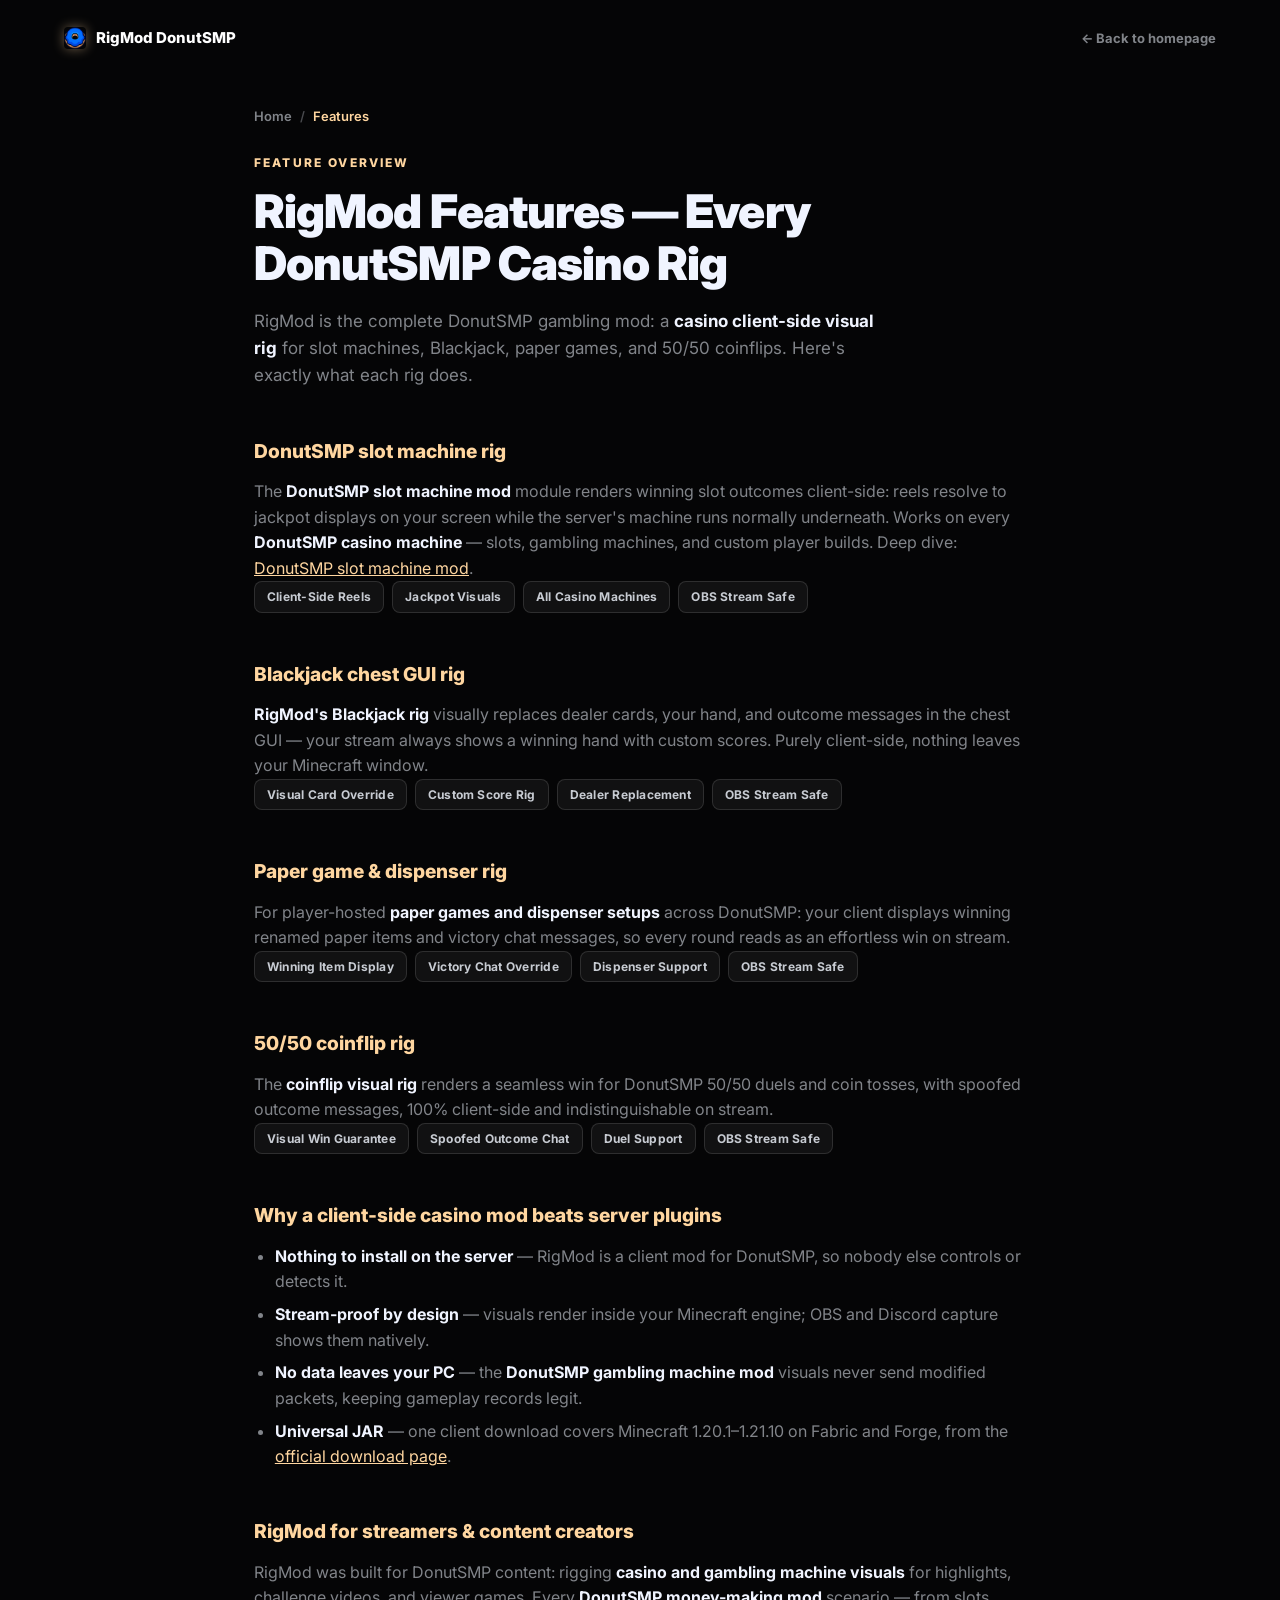
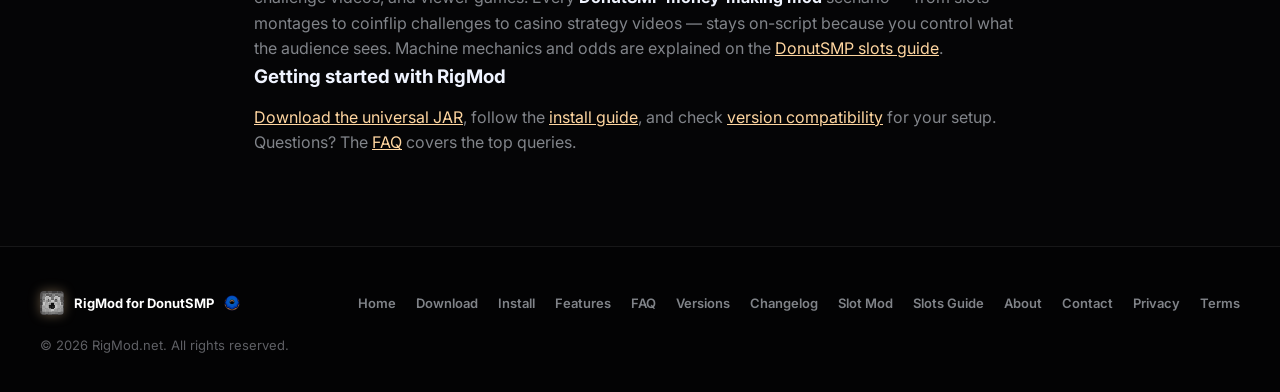
<file: features.html>
<!DOCTYPE html>
<html lang="en">
<head>
  <meta charset="UTF-8">
  <meta name="viewport" content="width=device-width, initial-scale=1.0, maximum-scale=5.0">
  <title>RigMod Features | DonutSMP Casino, Slots &amp; Gambling Rigs</title>
  <meta name="description" content="Every RigMod feature: DonutSMP Blackjack rig, paper game rig, slot machine rig, 50/50 coinflip rig. Client-side casino &amp; gambling machine visuals, stream-proof in OBS.">
  <meta name="keywords" content="RigMod features, RigMod compatibility, DonutSMP gambling mod, DonutSMP casino mod, DonutSMP slot machine mod, DonutSMP slots mod, DonutSMP casino, DonutSMP gambling, DonutSMP gambling machines, DonutSMP slot machines, DonutSMP casino machines, DonutSMP machine rigging, DonutSMP rigged slots, DonutSMP rigged gambling, DonutSMP gambling machine mod, DonutSMP casino client, DonutSMP client-side mod, DonutSMP client mods, DonutSMP utility mods, DonutSMP money-making mods, DonutSMP gambling strategy, DonutSMP casino strategy, DonutSMP slot machine strategy, DonutSMP gambling tools, DonutSMP machine exploits, DonutSMP machine mechanics, RigMod casino, RigMod gambling, RigMod gambling mod, RigMod casino mod, RigMod slot machine, RigMod slots, RigMod machine, RigMod game, RigMod tool, RigMod utility, Minecraft gambling mod, Minecraft casino mod, Minecraft slot machine mod">
  <meta name="author" content="RigMod DonutSMP">
  <meta name="robots" content="index, follow, max-image-preview:large, max-snippet:-1, max-video-preview:-1">
  <meta name="googlebot" content="index, follow">
  <link rel="canonical" href="https://rigmod.net/features.html">

  <meta property="og:type" content="website">
  <meta property="og:url" content="https://rigmod.net/features.html">
  <meta property="og:title" content="RigMod Features | DonutSMP Casino, Slots &amp; Gambling Rigs">
  <meta property="og:description" content="Every RigMod feature: DonutSMP Blackjack rig, paper game rig, slot machine rig, 50/50 coinflip rig. Client-side casino visuals, stream-proof in OBS.">
  <meta property="og:image" content="https://rigmod.net/og-image.png">
  <meta property="og:image:width" content="1200">
  <meta property="og:image:height" content="630">
  <meta property="og:site_name" content="RigMod DonutSMP">
  <meta property="og:locale" content="en_US">

  <meta name="twitter:card" content="summary_large_image">
  <meta name="twitter:url" content="https://rigmod.net/features.html">
  <meta name="twitter:title" content="RigMod Features | DonutSMP Casino, Slots &amp; Gambling Rigs">
  <meta name="twitter:description" content="Every RigMod feature: DonutSMP Blackjack rig, paper game rig, slot machine rig, 50/50 coinflip rig. Client-side casino visuals, stream-proof in OBS.">
  <meta name="twitter:image" content="https://rigmod.net/og-image.png">

  <link rel="icon" type="image/x-icon" href="/favicon.ico">
  <link rel="icon" type="image/png" sizes="192x192" href="/icon-192.png">
  <link rel="icon" type="image/png" sizes="32x32" href="/favicon-32x32.png">
  <link rel="icon" type="image/png" sizes="16x16" href="/favicon-16x16.png">
  <link rel="apple-touch-icon" sizes="180x180" href="/apple-touch-icon.png">
  <link rel="manifest" href="/site.webmanifest">
  <meta name="theme-color" content="#ffd6a0">

  <link rel="stylesheet" href="style.css">
  <link rel="stylesheet" href="theme-3d.css">

  <script type="application/ld+json">
  {
    "@context": "https://schema.org",
    "@type": "BreadcrumbList",
    "itemListElement": [
      {"@type": "ListItem", "position": 1, "name": "Home", "item": "https://rigmod.net/"},
      {"@type": "ListItem", "position": 2, "name": "Features", "item": "https://rigmod.net/features.html"}
    ]
  }
  </script>
</head>
<body class="h3-home">
  <a href="#main-content" class="skip-link">Skip to main content</a>

  <div class="h3">
    <header role="banner">
      <div class="doc-topbar">
        <a class="doc-brand" href="index.html"><img src="donutsmp-logo.png" alt="DonutSMP logo" width="22" height="22">RigMod DonutSMP</a>
        <a class="doc-back" href="index.html">&larr; Back to homepage</a>
      </div>
    </header>

    <main id="main-content" role="main">
      <article class="doc-page">
        <nav class="doc-crumbs" aria-label="Breadcrumb">
          <a href="index.html">Home</a><span class="crumb-sep" aria-hidden="true">/</span><span aria-current="page">Features</span>
        </nav>
        <span class="doc-kicker">Feature overview</span>
        <h1>RigMod Features — Every DonutSMP Casino Rig</h1>
        <p class="doc-lede">RigMod is the complete DonutSMP gambling mod: a <strong>casino client-side visual rig</strong> for slot machines, Blackjack, paper games, and 50/50 coinflips. Here's exactly what each rig does.</p>

        <h2>DonutSMP slot machine rig</h2>
        <p>The <strong>DonutSMP slot machine mod</strong> module renders winning slot outcomes client-side: reels resolve to jackpot displays on your screen while the server's machine runs normally underneath. Works on every <strong>DonutSMP casino machine</strong> — slots, gambling machines, and custom player builds. Deep dive: <a href="slot-machine-mod.html">DonutSMP slot machine mod</a>.</p>
        <div class="feature-tags">
          <span class="tag">Client-Side Reels</span>
          <span class="tag">Jackpot Visuals</span>
          <span class="tag">All Casino Machines</span>
          <span class="tag">OBS Stream Safe</span>
        </div>

        <h2>Blackjack chest GUI rig</h2>
        <p><strong>RigMod's Blackjack rig</strong> visually replaces dealer cards, your hand, and outcome messages in the chest GUI — your stream always shows a winning hand with custom scores. Purely client-side, nothing leaves your Minecraft window.</p>
        <div class="feature-tags">
          <span class="tag">Visual Card Override</span>
          <span class="tag">Custom Score Rig</span>
          <span class="tag">Dealer Replacement</span>
          <span class="tag">OBS Stream Safe</span>
        </div>

        <h2>Paper game &amp; dispenser rig</h2>
        <p>For player-hosted <strong>paper games and dispenser setups</strong> across DonutSMP: your client displays winning renamed paper items and victory chat messages, so every round reads as an effortless win on stream.</p>
        <div class="feature-tags">
          <span class="tag">Winning Item Display</span>
          <span class="tag">Victory Chat Override</span>
          <span class="tag">Dispenser Support</span>
          <span class="tag">OBS Stream Safe</span>
        </div>

        <h2>50/50 coinflip rig</h2>
        <p>The <strong>coinflip visual rig</strong> renders a seamless win for DonutSMP 50/50 duels and coin tosses, with spoofed outcome messages, 100% client-side and indistinguishable on stream.</p>
        <div class="feature-tags">
          <span class="tag">Visual Win Guarantee</span>
          <span class="tag">Spoofed Outcome Chat</span>
          <span class="tag">Duel Support</span>
          <span class="tag">OBS Stream Safe</span>
        </div>

        <h2>Why a client-side casino mod beats server plugins</h2>
        <ul>
          <li><strong>Nothing to install on the server</strong> — RigMod is a client mod for DonutSMP, so nobody else controls or detects it.</li>
          <li><strong>Stream-proof by design</strong> — visuals render inside your Minecraft engine; OBS and Discord capture shows them natively.</li>
          <li><strong>No data leaves your PC</strong> — the <strong>DonutSMP gambling machine mod</strong> visuals never send modified packets, keeping gameplay records legit.</li>
          <li><strong>Universal JAR</strong> — one client download covers Minecraft 1.20.1–1.21.10 on Fabric and Forge, from the <a href="download.html">official download page</a>.</li>
        </ul>

        <h2>RigMod for streamers &amp; content creators</h2>
        <p>RigMod was built for DonutSMP content: rigging <strong>casino and gambling machine visuals</strong> for highlights, challenge videos, and viewer games. Every <strong>DonutSMP money-making mod</strong> scenario — from slots montages to coinflip challenges to casino strategy videos — stays on-script because you control what the audience sees. Machine mechanics and odds are explained on the <a href="donutsmp-slots-guide.html">DonutSMP slots guide</a>.</p>

        <h3>Getting started with RigMod</h3>
        <p><a href="download.html">Download the universal JAR</a>, follow the <a href="install.html">install guide</a>, and check <a href="versions.html">version compatibility</a> for your setup. Questions? The <a href="faq.html">FAQ</a> covers the top queries.</p>
      </article>
    </main>
  </div>

  <footer class="rp-footer" role="contentinfo">
    <div class="footer-inner">
      <div class="footer-brand">
        <div class="logo-box" aria-hidden="true"></div>
        <span>RigMod for DonutSMP</span>
        <img class="footer-donut" src="donutsmp-logo.png" alt="DonutSMP" width="16" height="16" loading="lazy">
      </div>
      <nav class="footer-links" aria-label="Footer Navigation">
        <a href="index.html">Home</a>
        <a href="download.html">Download</a>
        <a href="install.html">Install</a>
        <a href="features.html">Features</a>
        <a href="faq.html">FAQ</a>
        <a href="versions.html">Versions</a>
        <a href="changelog.html">Changelog</a>
        <a href="slot-machine-mod.html">Slot Mod</a>
        <a href="donutsmp-slots-guide.html">Slots Guide</a>
        <a href="about.html">About</a>
        <a href="contact.html">Contact</a>
        <a href="privacy-policy.html">Privacy</a>
        <a href="terms-of-service.html">Terms</a>
      </nav>
      <div class="footer-copy">&copy; 2026 RigMod.net. All rights reserved.</div>
    </div>
  </footer>
</body>
</html>
</file>
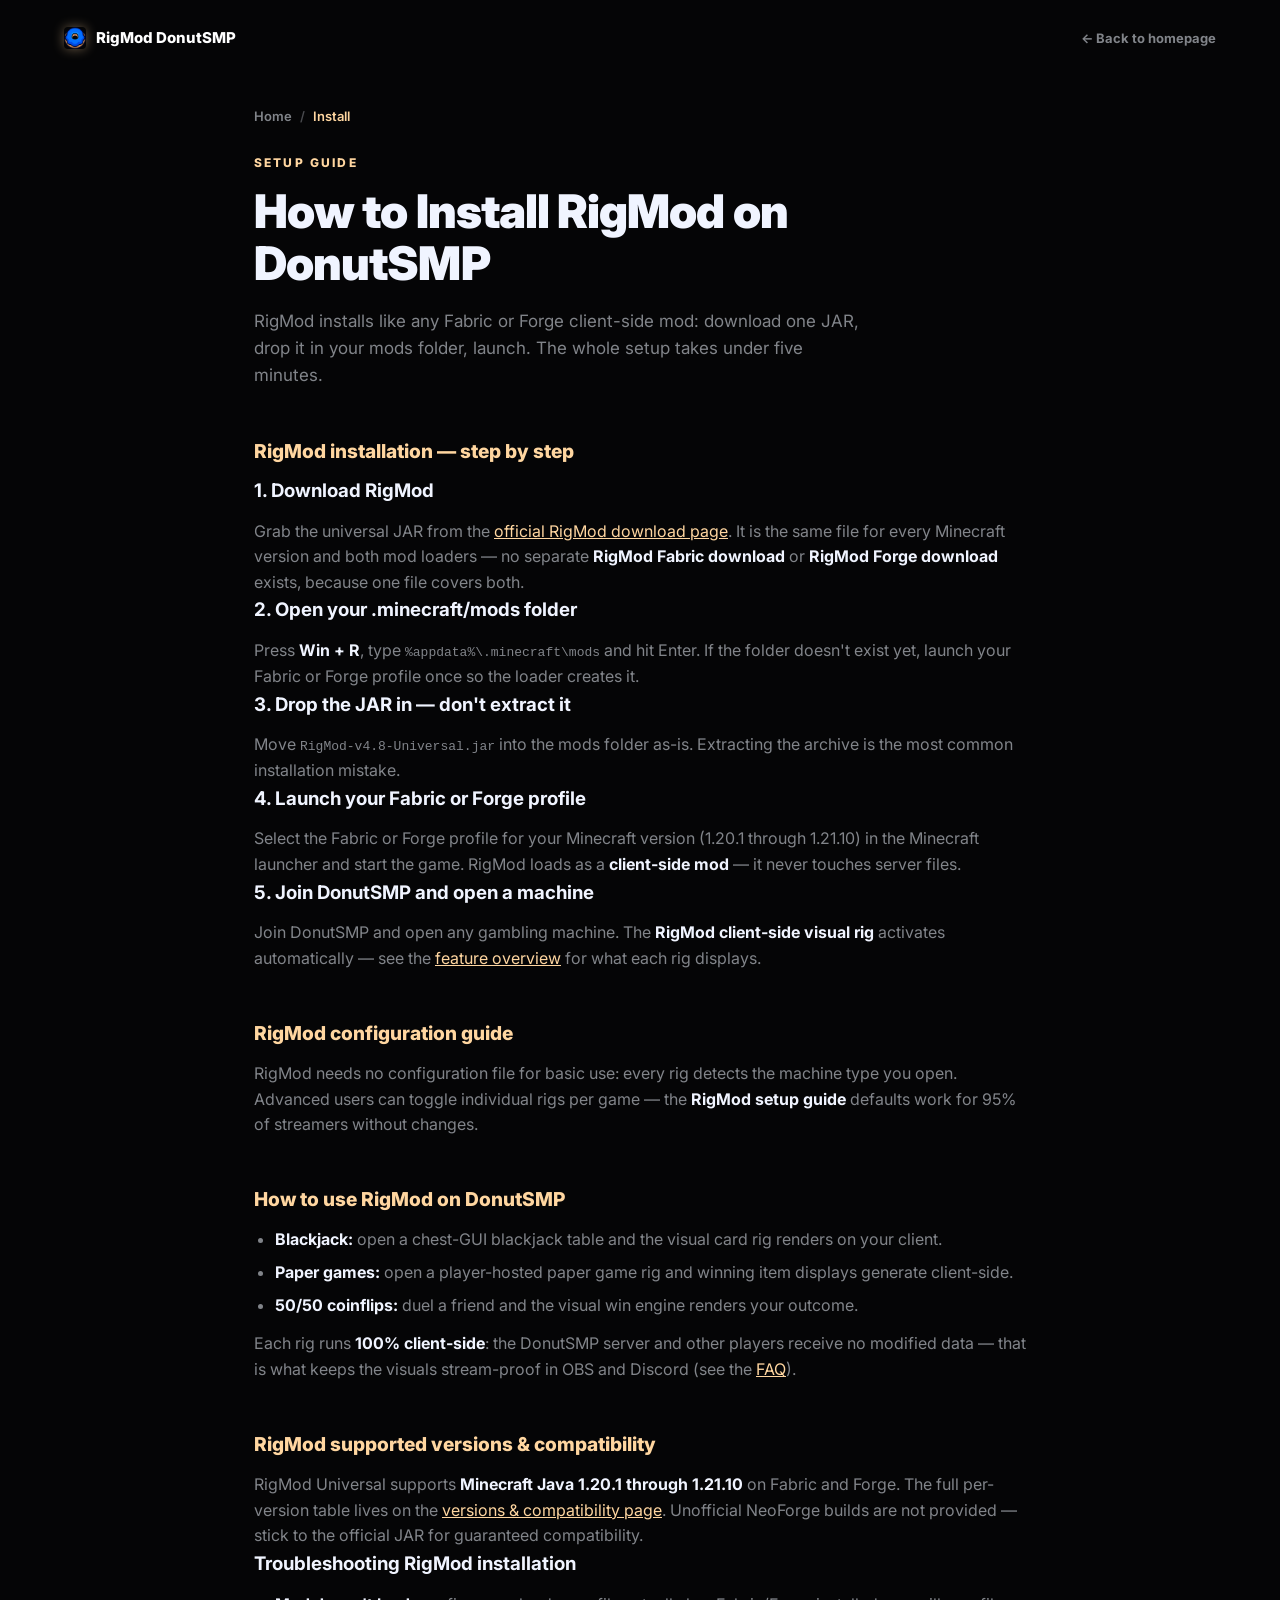
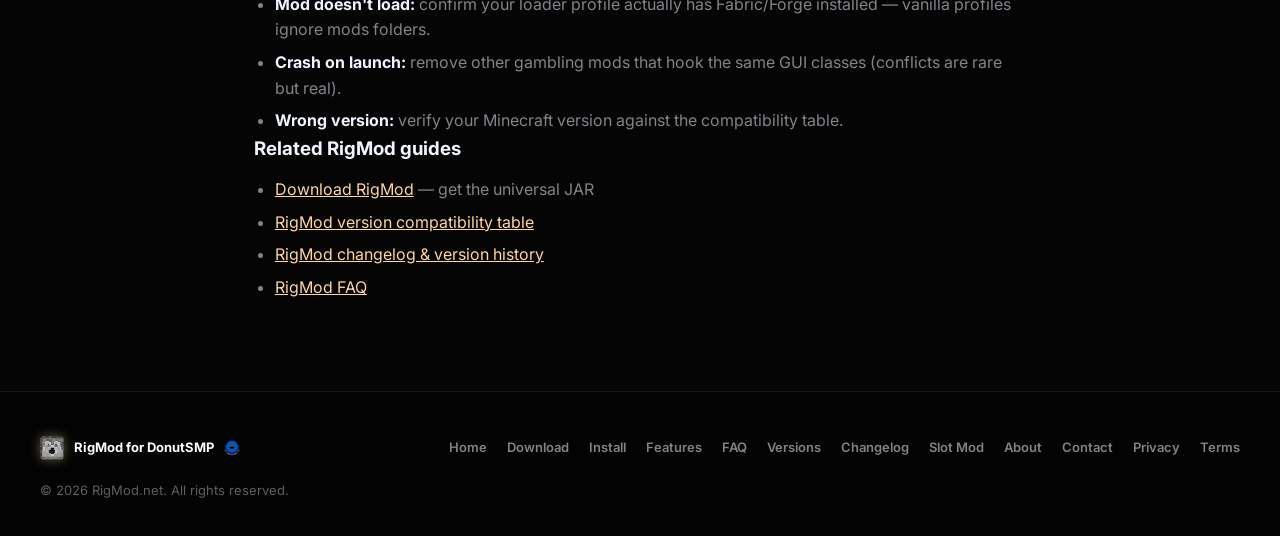
<file: install.html>
<!DOCTYPE html>
<html lang="en">
<head>
  <meta charset="UTF-8">
  <meta name="viewport" content="width=device-width, initial-scale=1.0, maximum-scale=5.0">
  <title>Install RigMod DonutSMP | Fabric &amp; Forge Setup Guide</title>
  <meta name="description" content="How to install RigMod on DonutSMP: step-by-step Fabric & Forge setup guide for Minecraft 1.20.1–1.21.10. Download the JAR, drop it in mods, configure your rigs.">
  <meta name="keywords" content="RigMod installation, RigMod install guide, how to install RigMod, how to download RigMod, how to use RigMod, RigMod setup, RigMod setup guide, RigMod configuration, RigMod configuration guide, RigMod supported versions, RigMod compatibility, RigMod mod loader, RigMod Fabric download, RigMod Forge download, RigMod NeoForge download, RigMod client-side installation, RigMod Minecraft Java download, RigMod DonutSMP installation, RigMod DonutSMP setup, how to use RigMod in Minecraft, how to use RigMod on DonutSMP, RigMod Minecraft client, RigMod client-side mod, DonutSMP client-side mod, RigMod tutorial, RigMod guide">
  <meta name="author" content="RigMod DonutSMP">
  <meta name="robots" content="index, follow, max-image-preview:large, max-snippet:-1, max-video-preview:-1">
  <meta name="googlebot" content="index, follow">
  <link rel="canonical" href="https://rigmod.net/install.html">

  <meta property="og:type" content="website">
  <meta property="og:url" content="https://rigmod.net/install.html">
  <meta property="og:title" content="Install RigMod DonutSMP | Fabric &amp; Forge Setup Guide">
  <meta property="og:description" content="How to install RigMod on DonutSMP: step-by-step Fabric & Forge setup guide for Minecraft 1.20.1–1.21.10.">
  <meta property="og:image" content="https://rigmod.net/og-image.png">
  <meta property="og:image:width" content="1200">
  <meta property="og:image:height" content="630">
  <meta property="og:site_name" content="RigMod DonutSMP">
  <meta property="og:locale" content="en_US">

  <meta name="twitter:card" content="summary_large_image">
  <meta name="twitter:url" content="https://rigmod.net/install.html">
  <meta name="twitter:title" content="Install RigMod DonutSMP | Fabric &amp; Forge Setup Guide">
  <meta name="twitter:description" content="How to install RigMod on DonutSMP: step-by-step Fabric & Forge setup guide for Minecraft 1.20.1–1.21.10.">
  <meta name="twitter:image" content="https://rigmod.net/og-image.png">

  <link rel="icon" type="image/x-icon" href="/favicon.ico">
  <link rel="icon" type="image/png" sizes="192x192" href="/icon-192.png">
  <link rel="icon" type="image/png" sizes="32x32" href="/favicon-32x32.png">
  <link rel="icon" type="image/png" sizes="16x16" href="/favicon-16x16.png">
  <link rel="apple-touch-icon" sizes="180x180" href="/apple-touch-icon.png">
  <link rel="manifest" href="/site.webmanifest">
  <meta name="theme-color" content="#ffd6a0">

  <link rel="stylesheet" href="style.css">
  <link rel="stylesheet" href="theme-3d.css">

  <script type="application/ld+json">
  {
    "@context": "https://schema.org",
    "@type": "BreadcrumbList",
    "itemListElement": [
      {"@type": "ListItem", "position": 1, "name": "Home", "item": "https://rigmod.net/"},
      {"@type": "ListItem", "position": 2, "name": "Install", "item": "https://rigmod.net/install.html"}
    ]
  }
  </script>
  <script type="application/ld+json">
  {
    "@context": "https://schema.org",
    "@type": "HowTo",
    "name": "How to install RigMod for DonutSMP",
    "description": "Step-by-step RigMod installation guide for Minecraft Java with Fabric or Forge.",
    "totalTime": "PT5M",
    "step": [
      {"@type": "HowToStep", "position": 1, "name": "Download the RigMod JAR", "text": "Download RigMod-v4.8-Universal.jar from the official rigmod.net download page."},
      {"@type": "HowToStep", "position": 2, "name": "Open your mods folder", "text": "Press Win+R, type %appdata%\\.minecraft\\mods and press Enter. Create the mods folder if it does not exist."},
      {"@type": "HowToStep", "position": 3, "name": "Drop the JAR into mods", "text": "Move RigMod-v4.8-Universal.jar into the mods folder. Do not extract it."},
      {"@type": "HowToStep", "position": 4, "name": "Launch Fabric or Forge", "text": "Start the Minecraft launcher, select your Fabric or Forge profile (1.20.1 to 1.21.10), and launch the game."},
      {"@type": "HowToStep", "position": 5, "name": "Join DonutSMP and open a machine", "text": "Join DonutSMP and open any gambling machine — the RigMod client-side visual rig activates automatically."}
    ]
  }
  </script>
</head>
<body class="h3-home">
  <a href="#main-content" class="skip-link">Skip to main content</a>

  <div class="h3">
    <header role="banner">
      <div class="doc-topbar">
        <a class="doc-brand" href="index.html"><img src="donutsmp-logo.png" alt="DonutSMP logo" width="22" height="22">RigMod DonutSMP</a>
        <a class="doc-back" href="index.html">&larr; Back to homepage</a>
      </div>
    </header>

    <main id="main-content" role="main">
      <article class="doc-page">
        <nav class="doc-crumbs" aria-label="Breadcrumb">
          <a href="index.html">Home</a><span class="crumb-sep" aria-hidden="true">/</span><span aria-current="page">Install</span>
        </nav>
        <span class="doc-kicker">Setup guide</span>
        <h1>How to Install RigMod on DonutSMP</h1>
        <p class="doc-lede">RigMod installs like any Fabric or Forge client-side mod: download one JAR, drop it in your mods folder, launch. The whole setup takes under five minutes.</p>

        <h2>RigMod installation — step by step</h2>
        <h3>1. Download RigMod</h3>
        <p>Grab the universal JAR from the <a href="download.html">official RigMod download page</a>. It is the same file for every Minecraft version and both mod loaders — no separate <strong>RigMod Fabric download</strong> or <strong>RigMod Forge download</strong> exists, because one file covers both.</p>

        <h3>2. Open your .minecraft/mods folder</h3>
        <p>Press <strong>Win + R</strong>, type <code>%appdata%\.minecraft\mods</code> and hit Enter. If the folder doesn't exist yet, launch your Fabric or Forge profile once so the loader creates it.</p>

        <h3>3. Drop the JAR in — don't extract it</h3>
        <p>Move <code>RigMod-v4.8-Universal.jar</code> into the mods folder as-is. Extracting the archive is the most common installation mistake.</p>

        <h3>4. Launch your Fabric or Forge profile</h3>
        <p>Select the Fabric or Forge profile for your Minecraft version (1.20.1 through 1.21.10) in the Minecraft launcher and start the game. RigMod loads as a <strong>client-side mod</strong> — it never touches server files.</p>

        <h3>5. Join DonutSMP and open a machine</h3>
        <p>Join DonutSMP and open any gambling machine. The <strong>RigMod client-side visual rig</strong> activates automatically — see the <a href="features.html">feature overview</a> for what each rig displays.</p>

        <h2>RigMod configuration guide</h2>
        <p>RigMod needs no configuration file for basic use: every rig detects the machine type you open. Advanced users can toggle individual rigs per game — the <strong>RigMod setup guide</strong> defaults work for 95% of streamers without changes.</p>

        <h2>How to use RigMod on DonutSMP</h2>
        <ul>
          <li><strong>Blackjack:</strong> open a chest-GUI blackjack table and the visual card rig renders on your client.</li>
          <li><strong>Paper games:</strong> open a player-hosted paper game rig and winning item displays generate client-side.</li>
          <li><strong>50/50 coinflips:</strong> duel a friend and the visual win engine renders your outcome.</li>
        </ul>
        <p>Each rig runs <strong>100% client-side</strong>: the DonutSMP server and other players receive no modified data — that is what keeps the visuals stream-proof in OBS and Discord (see the <a href="faq.html#protocol">FAQ</a>).</p>

        <h2>RigMod supported versions &amp; compatibility</h2>
        <p>RigMod Universal supports <strong>Minecraft Java 1.20.1 through 1.21.10</strong> on Fabric and Forge. The full per-version table lives on the <a href="versions.html">versions &amp; compatibility page</a>. Unofficial NeoForge builds are not provided — stick to the official JAR for guaranteed compatibility.</p>

        <h3>Troubleshooting RigMod installation</h3>
        <ul>
          <li><strong>Mod doesn't load:</strong> confirm your loader profile actually has Fabric/Forge installed — vanilla profiles ignore mods folders.</li>
          <li><strong>Crash on launch:</strong> remove other gambling mods that hook the same GUI classes (conflicts are rare but real).</li>
          <li><strong>Wrong version:</strong> verify your Minecraft version against the compatibility table.</li>
        </ul>

        <h3>Related RigMod guides</h3>
        <ul>
          <li><a href="download.html">Download RigMod</a> — get the universal JAR</li>
          <li><a href="versions.html">RigMod version compatibility table</a></li>
          <li><a href="changelog.html">RigMod changelog &amp; version history</a></li>
          <li><a href="faq.html">RigMod FAQ</a></li>
        </ul>
      </article>
    </main>
  </div>

  <footer class="rp-footer" role="contentinfo">
    <div class="footer-inner">
      <div class="footer-brand">
        <div class="logo-box" aria-hidden="true"></div>
        <span>RigMod for DonutSMP</span>
        <img class="footer-donut" src="donutsmp-logo.png" alt="DonutSMP" width="16" height="16" loading="lazy">
      </div>
      <nav class="footer-links" aria-label="Footer Navigation">
        <a href="index.html">Home</a>
        <a href="download.html">Download</a>
        <a href="install.html">Install</a>
        <a href="features.html">Features</a>
        <a href="faq.html">FAQ</a>
        <a href="versions.html">Versions</a>
        <a href="changelog.html">Changelog</a>
        <a href="slot-machine-mod.html">Slot Mod</a>
        <a href="about.html">About</a>
        <a href="contact.html">Contact</a>
        <a href="privacy-policy.html">Privacy</a>
        <a href="terms-of-service.html">Terms</a>
      </nav>
      <div class="footer-copy">&copy; 2026 RigMod.net. All rights reserved.</div>
    </div>
  </footer>
</body>
</html>
</file>
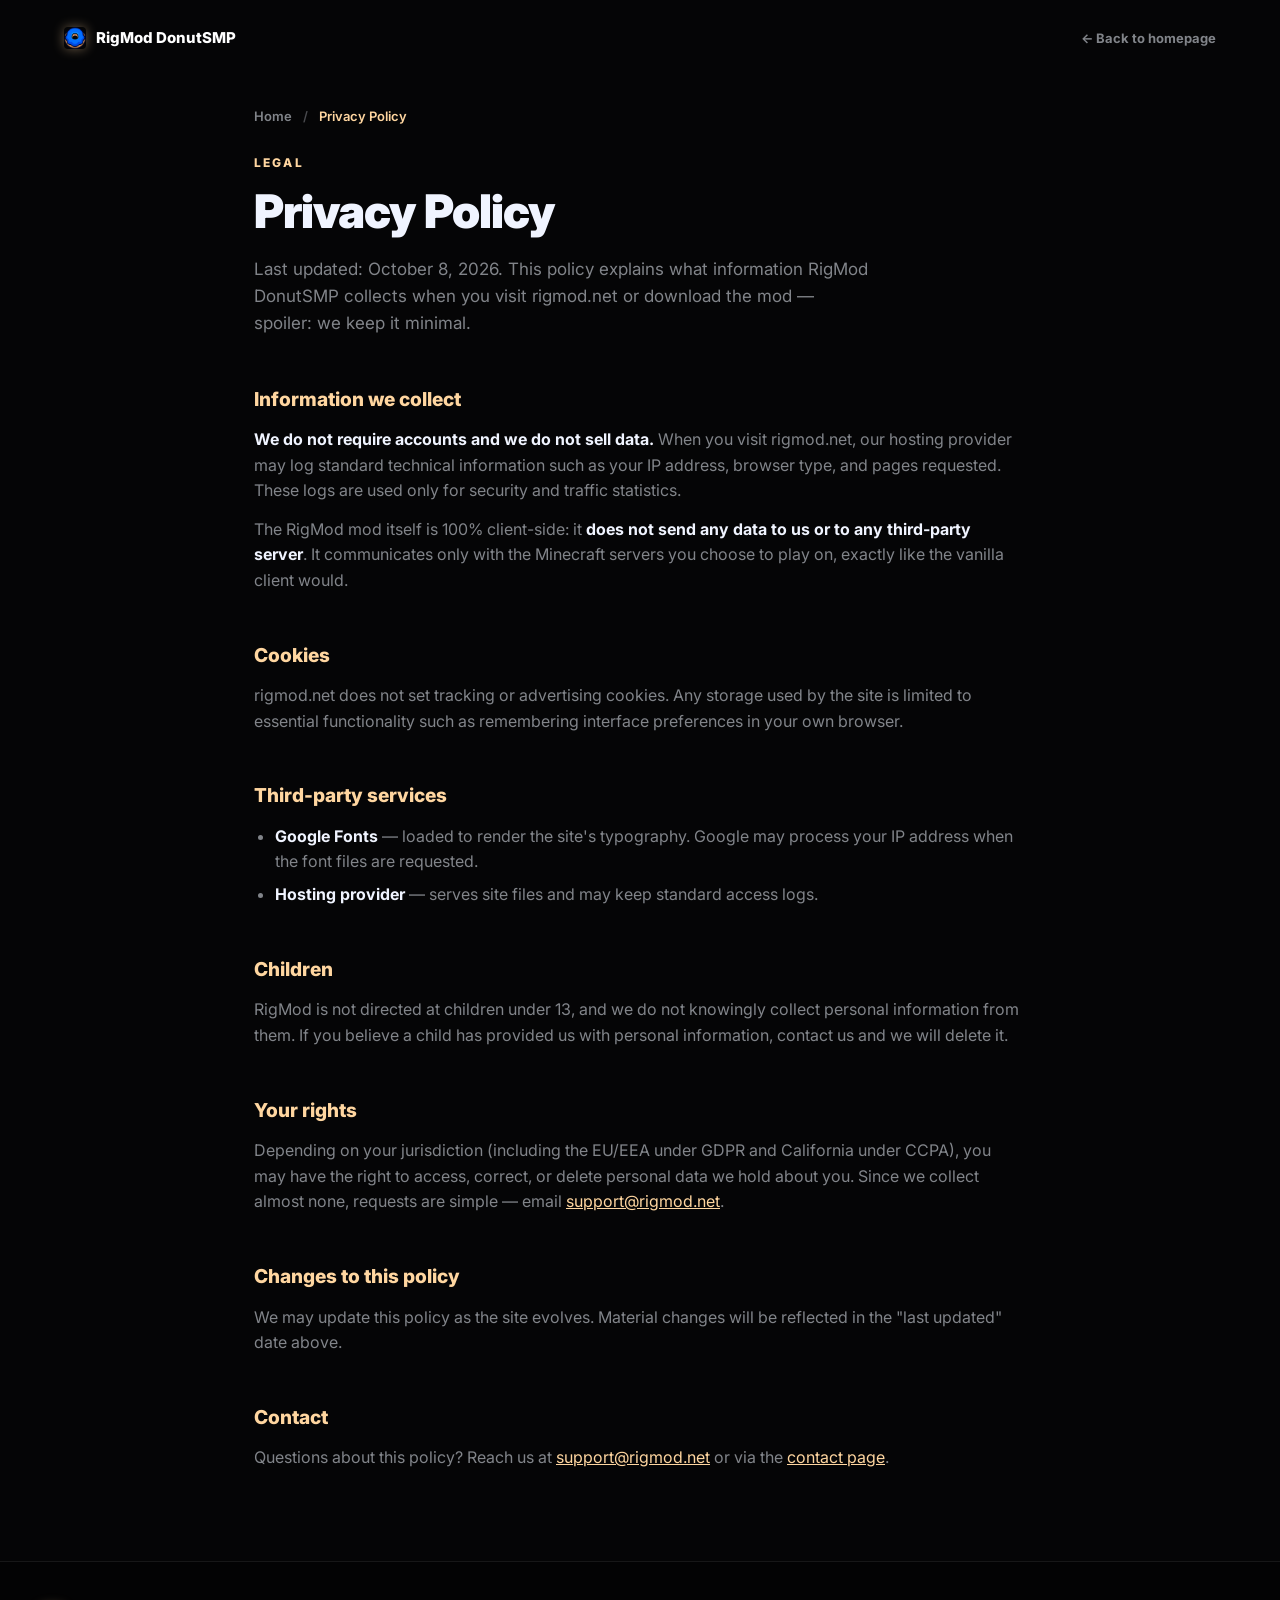
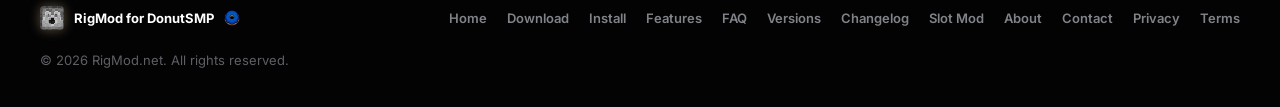
<file: privacy-policy.html>
<!DOCTYPE html>
<html lang="en">
<head>
  <meta charset="UTF-8">
  <meta name="viewport" content="width=device-width, initial-scale=1.0, maximum-scale=5.0">
  <title>Privacy Policy | RigMod DonutSMP</title>
  <meta name="description" content="Read the RigMod DonutSMP privacy policy: what data we collect (almost none), how cookies are used, and your rights as a visitor. Updated October 2026.">
  <meta name="keywords" content="RigMod DonutSMP privacy policy, RigMod data, DonutSMP mod privacy">
  <meta name="author" content="RigMod DonutSMP">
  <meta name="robots" content="index, follow, max-image-preview:large, max-snippet:-1, max-video-preview:-1">
  <meta name="googlebot" content="index, follow">
  <link rel="canonical" href="https://rigmod.net/privacy-policy.html">

  <meta property="og:type" content="website">
  <meta property="og:url" content="https://rigmod.net/privacy-policy.html">
  <meta property="og:title" content="Privacy Policy | RigMod DonutSMP">
  <meta property="og:description" content="Read the RigMod DonutSMP privacy policy: what data we collect (almost none), how cookies are used, and your rights as a visitor.">
  <meta property="og:image" content="https://rigmod.net/og-image.png">
  <meta property="og:image:width" content="1200">
  <meta property="og:image:height" content="630">
  <meta property="og:site_name" content="RigMod DonutSMP">
  <meta property="og:locale" content="en_US">

  <meta name="twitter:card" content="summary_large_image">
  <meta name="twitter:url" content="https://rigmod.net/privacy-policy.html">
  <meta name="twitter:title" content="Privacy Policy | RigMod DonutSMP">
  <meta name="twitter:description" content="Read the RigMod DonutSMP privacy policy: what data we collect (almost none), how cookies are used, and your rights as a visitor.">
  <meta name="twitter:image" content="https://rigmod.net/og-image.png">

  <link rel="icon" type="image/x-icon" href="/favicon.ico">
  <link rel="icon" type="image/png" sizes="192x192" href="/icon-192.png">
  <link rel="icon" type="image/png" sizes="32x32" href="/favicon-32x32.png">
  <link rel="icon" type="image/png" sizes="16x16" href="/favicon-16x16.png">
  <link rel="apple-touch-icon" sizes="180x180" href="/apple-touch-icon.png">
  <link rel="manifest" href="/site.webmanifest">
  <meta name="theme-color" content="#ffd6a0">

  <link rel="stylesheet" href="style.css">
  <link rel="stylesheet" href="theme-3d.css">

  <!-- Structured Data: BreadcrumbList -->
  <script type="application/ld+json">
  {
    "@context": "https://schema.org",
    "@type": "BreadcrumbList",
    "itemListElement": [
      {"@type": "ListItem", "position": 1, "name": "Home", "item": "https://rigmod.net/"},
      {"@type": "ListItem", "position": 2, "name": "Privacy Policy", "item": "https://rigmod.net/privacy-policy.html"}
    ]
  }
  </script>
</head>
<body class="h3-home">
  <a href="#main-content" class="skip-link">Skip to main content</a>

  <div class="h3">
    <header role="banner">
      <div class="doc-topbar">
        <a class="doc-brand" href="index.html">
          <img src="donutsmp-logo.png" alt="DonutSMP logo" width="22" height="22">RigMod DonutSMP
        </a>
        <a class="doc-back" href="index.html">&larr; Back to homepage</a>
      </div>
    </header>

    <main id="main-content" role="main">
      <article class="doc-page">
        <nav class="doc-crumbs" aria-label="Breadcrumb">
          <a href="index.html">Home</a>
          <span class="crumb-sep" aria-hidden="true">/</span>
          <span aria-current="page">Privacy Policy</span>
        </nav>
        <span class="doc-kicker">Legal</span>
        <h1>Privacy Policy</h1>
        <p class="doc-lede">Last updated: October 8, 2026. This policy explains what information RigMod DonutSMP collects when you visit rigmod.net or download the mod — spoiler: we keep it minimal.</p>

        <h2>Information we collect</h2>
        <p><strong>We do not require accounts and we do not sell data.</strong> When you visit rigmod.net, our hosting provider may log standard technical information such as your IP address, browser type, and pages requested. These logs are used only for security and traffic statistics.</p>
        <p>The RigMod mod itself is 100% client-side: it <strong>does not send any data to us or to any third-party server</strong>. It communicates only with the Minecraft servers you choose to play on, exactly like the vanilla client would.</p>

        <h2>Cookies</h2>
        <p>rigmod.net does not set tracking or advertising cookies. Any storage used by the site is limited to essential functionality such as remembering interface preferences in your own browser.</p>

        <h2>Third-party services</h2>
        <ul>
          <li><strong>Google Fonts</strong> — loaded to render the site's typography. Google may process your IP address when the font files are requested.</li>
          <li><strong>Hosting provider</strong> — serves site files and may keep standard access logs.</li>
        </ul>

        <h2>Children</h2>
        <p>RigMod is not directed at children under 13, and we do not knowingly collect personal information from them. If you believe a child has provided us with personal information, contact us and we will delete it.</p>

        <h2>Your rights</h2>
        <p>Depending on your jurisdiction (including the EU/EEA under GDPR and California under CCPA), you may have the right to access, correct, or delete personal data we hold about you. Since we collect almost none, requests are simple — email <a href="mailto:support@rigmod.net">support@rigmod.net</a>.</p>

        <h2>Changes to this policy</h2>
        <p>We may update this policy as the site evolves. Material changes will be reflected in the "last updated" date above.</p>

        <h2>Contact</h2>
        <p>Questions about this policy? Reach us at <a href="mailto:support@rigmod.net">support@rigmod.net</a> or via the <a href="contact.html">contact page</a>.</p>
      </article>
    </main>
  </div>

  <footer class="rp-footer" role="contentinfo">
    <div class="footer-inner">
      <div class="footer-brand">
        <div class="logo-box" aria-hidden="true"></div>
        <span>RigMod for DonutSMP</span>
        <img class="footer-donut" src="donutsmp-logo.png" alt="DonutSMP" width="16" height="16" loading="lazy">
      </div>
      <nav class="footer-links" aria-label="Footer Navigation">
        <a href="index.html">Home</a>
        <a href="download.html">Download</a>
        <a href="install.html">Install</a>
        <a href="features.html">Features</a>
        <a href="faq.html">FAQ</a>
        <a href="versions.html">Versions</a>
        <a href="changelog.html">Changelog</a>
        <a href="slot-machine-mod.html">Slot Mod</a>
        <a href="about.html">About</a>
        <a href="contact.html">Contact</a>
        <a href="privacy-policy.html">Privacy</a>
        <a href="terms-of-service.html">Terms</a>
      </nav>
      <div class="footer-copy">&copy; 2026 RigMod.net. All rights reserved.</div>
    </div>
  </footer>
</body>
</html>
</file>
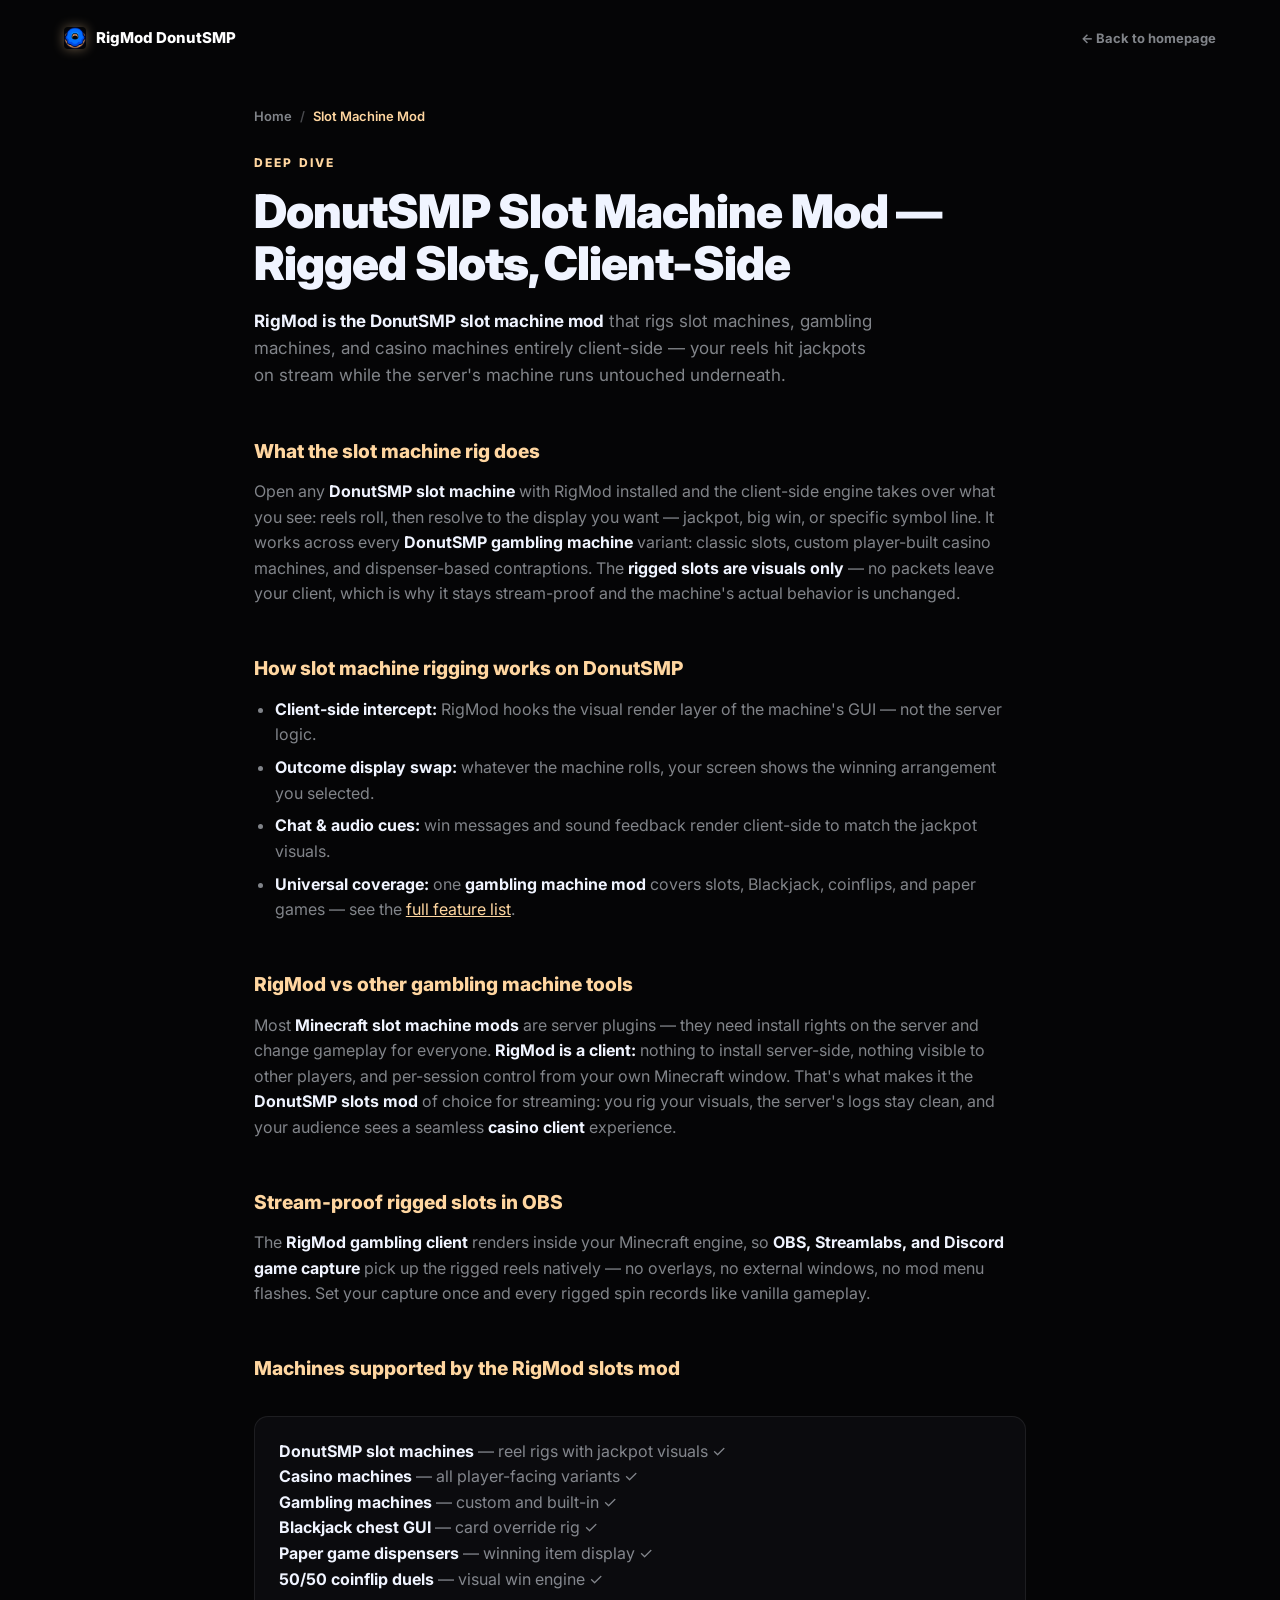
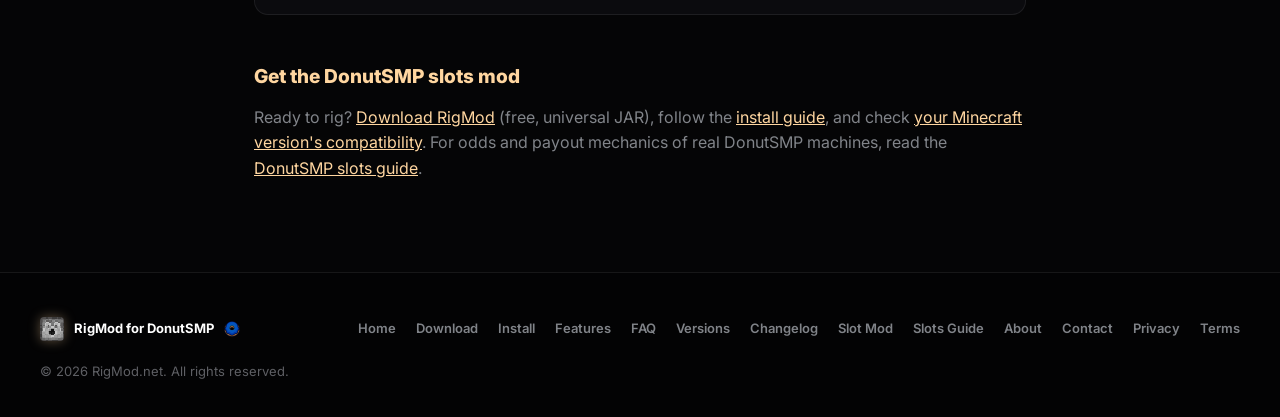
<file: slot-machine-mod.html>
<!DOCTYPE html>
<html lang="en">
<head>
  <meta charset="UTF-8">
  <meta name="viewport" content="width=device-width, initial-scale=1.0, maximum-scale=5.0">
  <title>DonutSMP Slot Machine Mod | RigMod Casino Rig Client</title>
  <meta name="description" content="The DonutSMP slot machine mod: RigMod rigs slot machines, gambling machines &amp; casino machines client-side. Visual jackpot reels, stream-proof, free download for Fabric &amp; Forge.">
  <meta name="keywords" content="slot machine mod Minecraft, DonutSMP slot machine mod, DonutSMP slots mod, rigged slot machine mod, rigged slots Minecraft, rigged slots DonutSMP, rigging slots Minecraft, rigging machines Minecraft, gambling machine mod, gambling machine tool, gambling machine client, slot machine rigging mod, slot machine rigging DonutSMP, DonutSMP rigged slots, DonutSMP casino client, DonutSMP gambling machines, DonutSMP casino machines, DonutSMP machine rigging, RigMod slots, RigMod slot mod, RigMod gambling client, RigMod machine mod, RigMod slot machine tool, RigMod rigging tool, slot machine mod DonutSMP, rigged gambling DonutSMP, Minecraft slots mod, Minecraft casino client, Minecraft gambling client">
  <meta name="author" content="RigMod DonutSMP">
  <meta name="robots" content="index, follow, max-image-preview:large, max-snippet:-1, max-video-preview:-1">
  <meta name="googlebot" content="index, follow">
  <link rel="canonical" href="https://rigmod.net/slot-machine-mod.html">

  <meta property="og:type" content="website">
  <meta property="og:url" content="https://rigmod.net/slot-machine-mod.html">
  <meta property="og:title" content="DonutSMP Slot Machine Mod | RigMod Casino Rig Client">
  <meta property="og:description" content="The DonutSMP slot machine mod: RigMod rigs slot machines, gambling machines &amp; casino machines client-side. Visual jackpot reels, stream-proof, free download.">
  <meta property="og:image" content="https://rigmod.net/og-image.png">
  <meta property="og:image:width" content="1200">
  <meta property="og:image:height" content="630">
  <meta property="og:site_name" content="RigMod DonutSMP">
  <meta property="og:locale" content="en_US">

  <meta name="twitter:card" content="summary_large_image">
  <meta name="twitter:url" content="https://rigmod.net/slot-machine-mod.html">
  <meta name="twitter:title" content="DonutSMP Slot Machine Mod | RigMod Casino Rig Client">
  <meta name="twitter:description" content="The DonutSMP slot machine mod: RigMod rigs slot machines, gambling machines &amp; casino machines client-side. Visual jackpot reels, stream-proof, free download.">
  <meta name="twitter:image" content="https://rigmod.net/og-image.png">

  <link rel="icon" type="image/x-icon" href="/favicon.ico">
  <link rel="icon" type="image/png" sizes="192x192" href="/icon-192.png">
  <link rel="icon" type="image/png" sizes="32x32" href="/favicon-32x32.png">
  <link rel="icon" type="image/png" sizes="16x16" href="/favicon-16x16.png">
  <link rel="apple-touch-icon" sizes="180x180" href="/apple-touch-icon.png">
  <link rel="manifest" href="/site.webmanifest">
  <meta name="theme-color" content="#ffd6a0">

  <link rel="stylesheet" href="style.css">
  <link rel="stylesheet" href="theme-3d.css">

  <script type="application/ld+json">
  {
    "@context": "https://schema.org",
    "@type": "BreadcrumbList",
    "itemListElement": [
      {"@type": "ListItem", "position": 1, "name": "Home", "item": "https://rigmod.net/"},
      {"@type": "ListItem", "position": 2, "name": "DonutSMP Slot Machine Mod", "item": "https://rigmod.net/slot-machine-mod.html"}
    ]
  }
  </script>
</head>
<body class="h3-home">
  <a href="#main-content" class="skip-link">Skip to main content</a>

  <div class="h3">
    <header role="banner">
      <div class="doc-topbar">
        <a class="doc-brand" href="index.html"><img src="donutsmp-logo.png" alt="DonutSMP logo" width="22" height="22">RigMod DonutSMP</a>
        <a class="doc-back" href="index.html">&larr; Back to homepage</a>
      </div>
    </header>

    <main id="main-content" role="main">
      <article class="doc-page">
        <nav class="doc-crumbs" aria-label="Breadcrumb">
          <a href="index.html">Home</a><span class="crumb-sep" aria-hidden="true">/</span><span aria-current="page">Slot Machine Mod</span>
        </nav>
        <span class="doc-kicker">Deep dive</span>
        <h1>DonutSMP Slot Machine Mod — Rigged Slots, Client-Side</h1>
        <p class="doc-lede"><strong>RigMod is the DonutSMP slot machine mod</strong> that rigs slot machines, gambling machines, and casino machines entirely client-side — your reels hit jackpots on stream while the server's machine runs untouched underneath.</p>

        <h2>What the slot machine rig does</h2>
        <p>Open any <strong>DonutSMP slot machine</strong> with RigMod installed and the client-side engine takes over what you see: reels roll, then resolve to the display you want — jackpot, big win, or specific symbol line. It works across every <strong>DonutSMP gambling machine</strong> variant: classic slots, custom player-built casino machines, and dispenser-based contraptions. The <strong>rigged slots are visuals only</strong> — no packets leave your client, which is why it stays stream-proof and the machine's actual behavior is unchanged.</p>

        <h2>How slot machine rigging works on DonutSMP</h2>
        <ul>
          <li><strong>Client-side intercept:</strong> RigMod hooks the visual render layer of the machine's GUI — not the server logic.</li>
          <li><strong>Outcome display swap:</strong> whatever the machine rolls, your screen shows the winning arrangement you selected.</li>
          <li><strong>Chat &amp; audio cues:</strong> win messages and sound feedback render client-side to match the jackpot visuals.</li>
          <li><strong>Universal coverage:</strong> one <strong>gambling machine mod</strong> covers slots, Blackjack, coinflips, and paper games — see the <a href="features.html">full feature list</a>.</li>
        </ul>

        <h2>RigMod vs other gambling machine tools</h2>
        <p>Most <strong>Minecraft slot machine mods</strong> are server plugins — they need install rights on the server and change gameplay for everyone. <strong>RigMod is a client:</strong> nothing to install server-side, nothing visible to other players, and per-session control from your own Minecraft window. That's what makes it the <strong>DonutSMP slots mod</strong> of choice for streaming: you rig your visuals, the server's logs stay clean, and your audience sees a seamless <strong>casino client</strong> experience.</p>

        <h2>Stream-proof rigged slots in OBS</h2>
        <p>The <strong>RigMod gambling client</strong> renders inside your Minecraft engine, so <strong>OBS, Streamlabs, and Discord game capture</strong> pick up the rigged reels natively — no overlays, no external windows, no mod menu flashes. Set your capture once and every rigged spin records like vanilla gameplay.</p>

        <h2>Machines supported by the RigMod slots mod</h2>
        <div class="doc-contact-box">
          <p><strong>DonutSMP slot machines</strong> — reel rigs with jackpot visuals ✓</p>
          <p><strong>Casino machines</strong> — all player-facing variants ✓</p>
          <p><strong>Gambling machines</strong> — custom and built-in ✓</p>
          <p><strong>Blackjack chest GUI</strong> — card override rig ✓</p>
          <p><strong>Paper game dispensers</strong> — winning item display ✓</p>
          <p><strong>50/50 coinflip duels</strong> — visual win engine ✓</p>
        </div>

        <h2>Get the DonutSMP slots mod</h2>
        <p>Ready to rig? <a href="download.html">Download RigMod</a> (free, universal JAR), follow the <a href="install.html">install guide</a>, and check <a href="versions.html">your Minecraft version's compatibility</a>. For odds and payout mechanics of real DonutSMP machines, read the <a href="donutsmp-slots-guide.html">DonutSMP slots guide</a>.</p>
      </article>
    </main>
  </div>

  <footer class="rp-footer" role="contentinfo">
    <div class="footer-inner">
      <div class="footer-brand">
        <div class="logo-box" aria-hidden="true"></div>
        <span>RigMod for DonutSMP</span>
        <img class="footer-donut" src="donutsmp-logo.png" alt="DonutSMP" width="16" height="16" loading="lazy">
      </div>
      <nav class="footer-links" aria-label="Footer Navigation">
        <a href="index.html">Home</a>
        <a href="download.html">Download</a>
        <a href="install.html">Install</a>
        <a href="features.html">Features</a>
        <a href="faq.html">FAQ</a>
        <a href="versions.html">Versions</a>
        <a href="changelog.html">Changelog</a>
        <a href="slot-machine-mod.html">Slot Mod</a>
        <a href="donutsmp-slots-guide.html">Slots Guide</a>
        <a href="about.html">About</a>
        <a href="contact.html">Contact</a>
        <a href="privacy-policy.html">Privacy</a>
        <a href="terms-of-service.html">Terms</a>
      </nav>
      <div class="footer-copy">&copy; 2026 RigMod.net. All rights reserved.</div>
    </div>
  </footer>
</body>
</html>
</file>
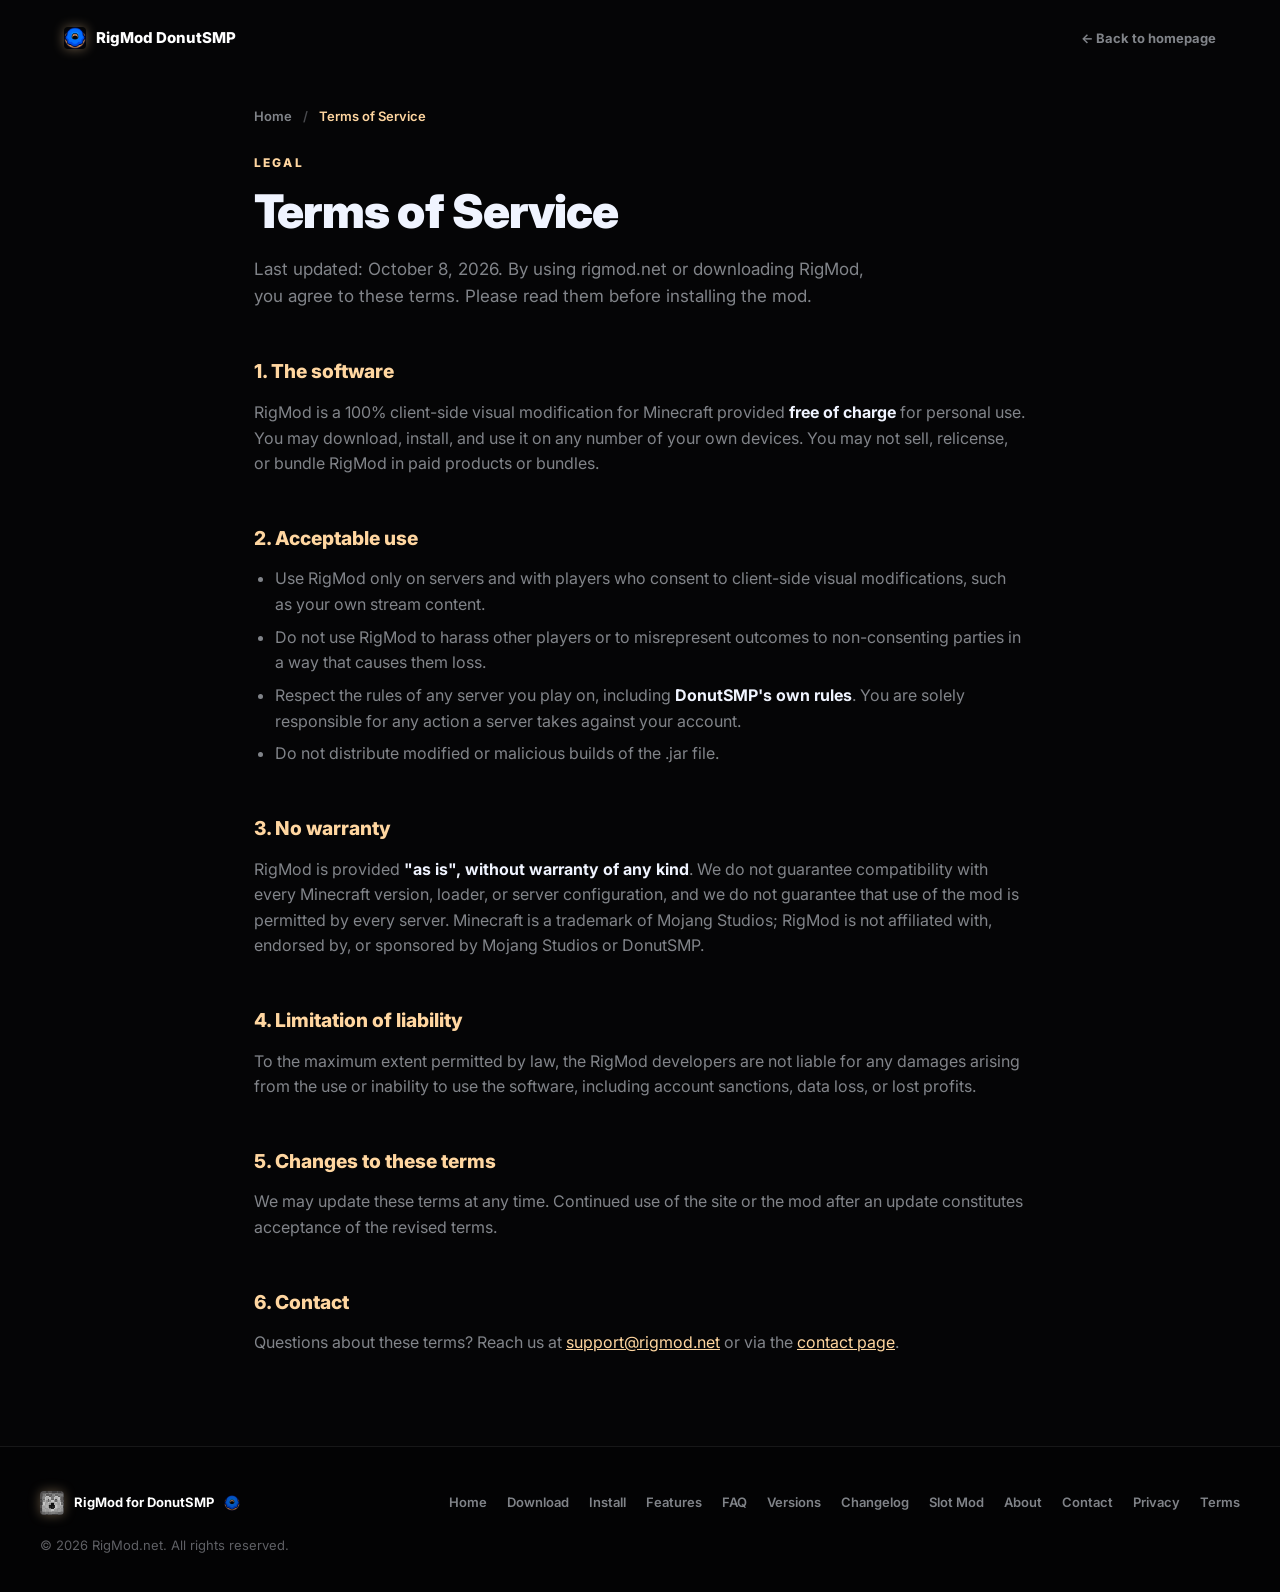
<file: terms-of-service.html>
<!DOCTYPE html>
<html lang="en">
<head>
  <meta charset="UTF-8">
  <meta name="viewport" content="width=device-width, initial-scale=1.0, maximum-scale=5.0">
  <title>Terms of Service | RigMod DonutSMP</title>
  <meta name="description" content="The terms of service for RigMod DonutSMP: acceptable use of the visual rig mod, disclaimers, server rules, and liability limits. Updated October 2026.">
  <meta name="keywords" content="RigMod DonutSMP terms of service, RigMod license, DonutSMP mod terms">
  <meta name="author" content="RigMod DonutSMP">
  <meta name="robots" content="index, follow, max-image-preview:large, max-snippet:-1, max-video-preview:-1">
  <meta name="googlebot" content="index, follow">
  <link rel="canonical" href="https://rigmod.net/terms-of-service.html">

  <meta property="og:type" content="website">
  <meta property="og:url" content="https://rigmod.net/terms-of-service.html">
  <meta property="og:title" content="Terms of Service | RigMod DonutSMP">
  <meta property="og:description" content="The terms of service for RigMod DonutSMP: acceptable use of the visual rig mod, disclaimers, server rules, and liability limits.">
  <meta property="og:image" content="https://rigmod.net/og-image.png">
  <meta property="og:image:width" content="1200">
  <meta property="og:image:height" content="630">
  <meta property="og:site_name" content="RigMod DonutSMP">
  <meta property="og:locale" content="en_US">

  <meta name="twitter:card" content="summary_large_image">
  <meta name="twitter:url" content="https://rigmod.net/terms-of-service.html">
  <meta name="twitter:title" content="Terms of Service | RigMod DonutSMP">
  <meta name="twitter:description" content="The terms of service for RigMod DonutSMP: acceptable use of the visual rig mod, disclaimers, server rules, and liability limits.">
  <meta name="twitter:image" content="https://rigmod.net/og-image.png">

  <link rel="icon" type="image/x-icon" href="/favicon.ico">
  <link rel="icon" type="image/png" sizes="192x192" href="/icon-192.png">
  <link rel="icon" type="image/png" sizes="32x32" href="/favicon-32x32.png">
  <link rel="icon" type="image/png" sizes="16x16" href="/favicon-16x16.png">
  <link rel="apple-touch-icon" sizes="180x180" href="/apple-touch-icon.png">
  <link rel="manifest" href="/site.webmanifest">
  <meta name="theme-color" content="#ffd6a0">

  <link rel="stylesheet" href="style.css">
  <link rel="stylesheet" href="theme-3d.css">

  <!-- Structured Data: BreadcrumbList -->
  <script type="application/ld+json">
  {
    "@context": "https://schema.org",
    "@type": "BreadcrumbList",
    "itemListElement": [
      {"@type": "ListItem", "position": 1, "name": "Home", "item": "https://rigmod.net/"},
      {"@type": "ListItem", "position": 2, "name": "Terms of Service", "item": "https://rigmod.net/terms-of-service.html"}
    ]
  }
  </script>
</head>
<body class="h3-home">
  <a href="#main-content" class="skip-link">Skip to main content</a>

  <div class="h3">
    <header role="banner">
      <div class="doc-topbar">
        <a class="doc-brand" href="index.html">
          <img src="donutsmp-logo.png" alt="DonutSMP logo" width="22" height="22">RigMod DonutSMP
        </a>
        <a class="doc-back" href="index.html">&larr; Back to homepage</a>
      </div>
    </header>

    <main id="main-content" role="main">
      <article class="doc-page">
        <nav class="doc-crumbs" aria-label="Breadcrumb">
          <a href="index.html">Home</a>
          <span class="crumb-sep" aria-hidden="true">/</span>
          <span aria-current="page">Terms of Service</span>
        </nav>
        <span class="doc-kicker">Legal</span>
        <h1>Terms of Service</h1>
        <p class="doc-lede">Last updated: October 8, 2026. By using rigmod.net or downloading RigMod, you agree to these terms. Please read them before installing the mod.</p>

        <h2>1. The software</h2>
        <p>RigMod is a 100% client-side visual modification for Minecraft provided <strong>free of charge</strong> for personal use. You may download, install, and use it on any number of your own devices. You may not sell, relicense, or bundle RigMod in paid products or bundles.</p>

        <h2>2. Acceptable use</h2>
        <ul>
          <li>Use RigMod only on servers and with players who consent to client-side visual modifications, such as your own stream content.</li>
          <li>Do not use RigMod to harass other players or to misrepresent outcomes to non-consenting parties in a way that causes them loss.</li>
          <li>Respect the rules of any server you play on, including <strong>DonutSMP's own rules</strong>. You are solely responsible for any action a server takes against your account.</li>
          <li>Do not distribute modified or malicious builds of the .jar file.</li>
        </ul>

        <h2>3. No warranty</h2>
        <p>RigMod is provided <strong>"as is", without warranty of any kind</strong>. We do not guarantee compatibility with every Minecraft version, loader, or server configuration, and we do not guarantee that use of the mod is permitted by every server. Minecraft is a trademark of Mojang Studios; RigMod is not affiliated with, endorsed by, or sponsored by Mojang Studios or DonutSMP.</p>

        <h2>4. Limitation of liability</h2>
        <p>To the maximum extent permitted by law, the RigMod developers are not liable for any damages arising from the use or inability to use the software, including account sanctions, data loss, or lost profits.</p>

        <h2>5. Changes to these terms</h2>
        <p>We may update these terms at any time. Continued use of the site or the mod after an update constitutes acceptance of the revised terms.</p>

        <h2>6. Contact</h2>
        <p>Questions about these terms? Reach us at <a href="mailto:support@rigmod.net">support@rigmod.net</a> or via the <a href="contact.html">contact page</a>.</p>
      </article>
    </main>
  </div>

  <footer class="rp-footer" role="contentinfo">
    <div class="footer-inner">
      <div class="footer-brand">
        <div class="logo-box" aria-hidden="true"></div>
        <span>RigMod for DonutSMP</span>
        <img class="footer-donut" src="donutsmp-logo.png" alt="DonutSMP" width="16" height="16" loading="lazy">
      </div>
      <nav class="footer-links" aria-label="Footer Navigation">
        <a href="index.html">Home</a>
        <a href="download.html">Download</a>
        <a href="install.html">Install</a>
        <a href="features.html">Features</a>
        <a href="faq.html">FAQ</a>
        <a href="versions.html">Versions</a>
        <a href="changelog.html">Changelog</a>
        <a href="slot-machine-mod.html">Slot Mod</a>
        <a href="about.html">About</a>
        <a href="contact.html">Contact</a>
        <a href="privacy-policy.html">Privacy</a>
        <a href="terms-of-service.html">Terms</a>
      </nav>
      <div class="footer-copy">&copy; 2026 RigMod.net. All rights reserved.</div>
    </div>
  </footer>
</body>
</html>
</file>
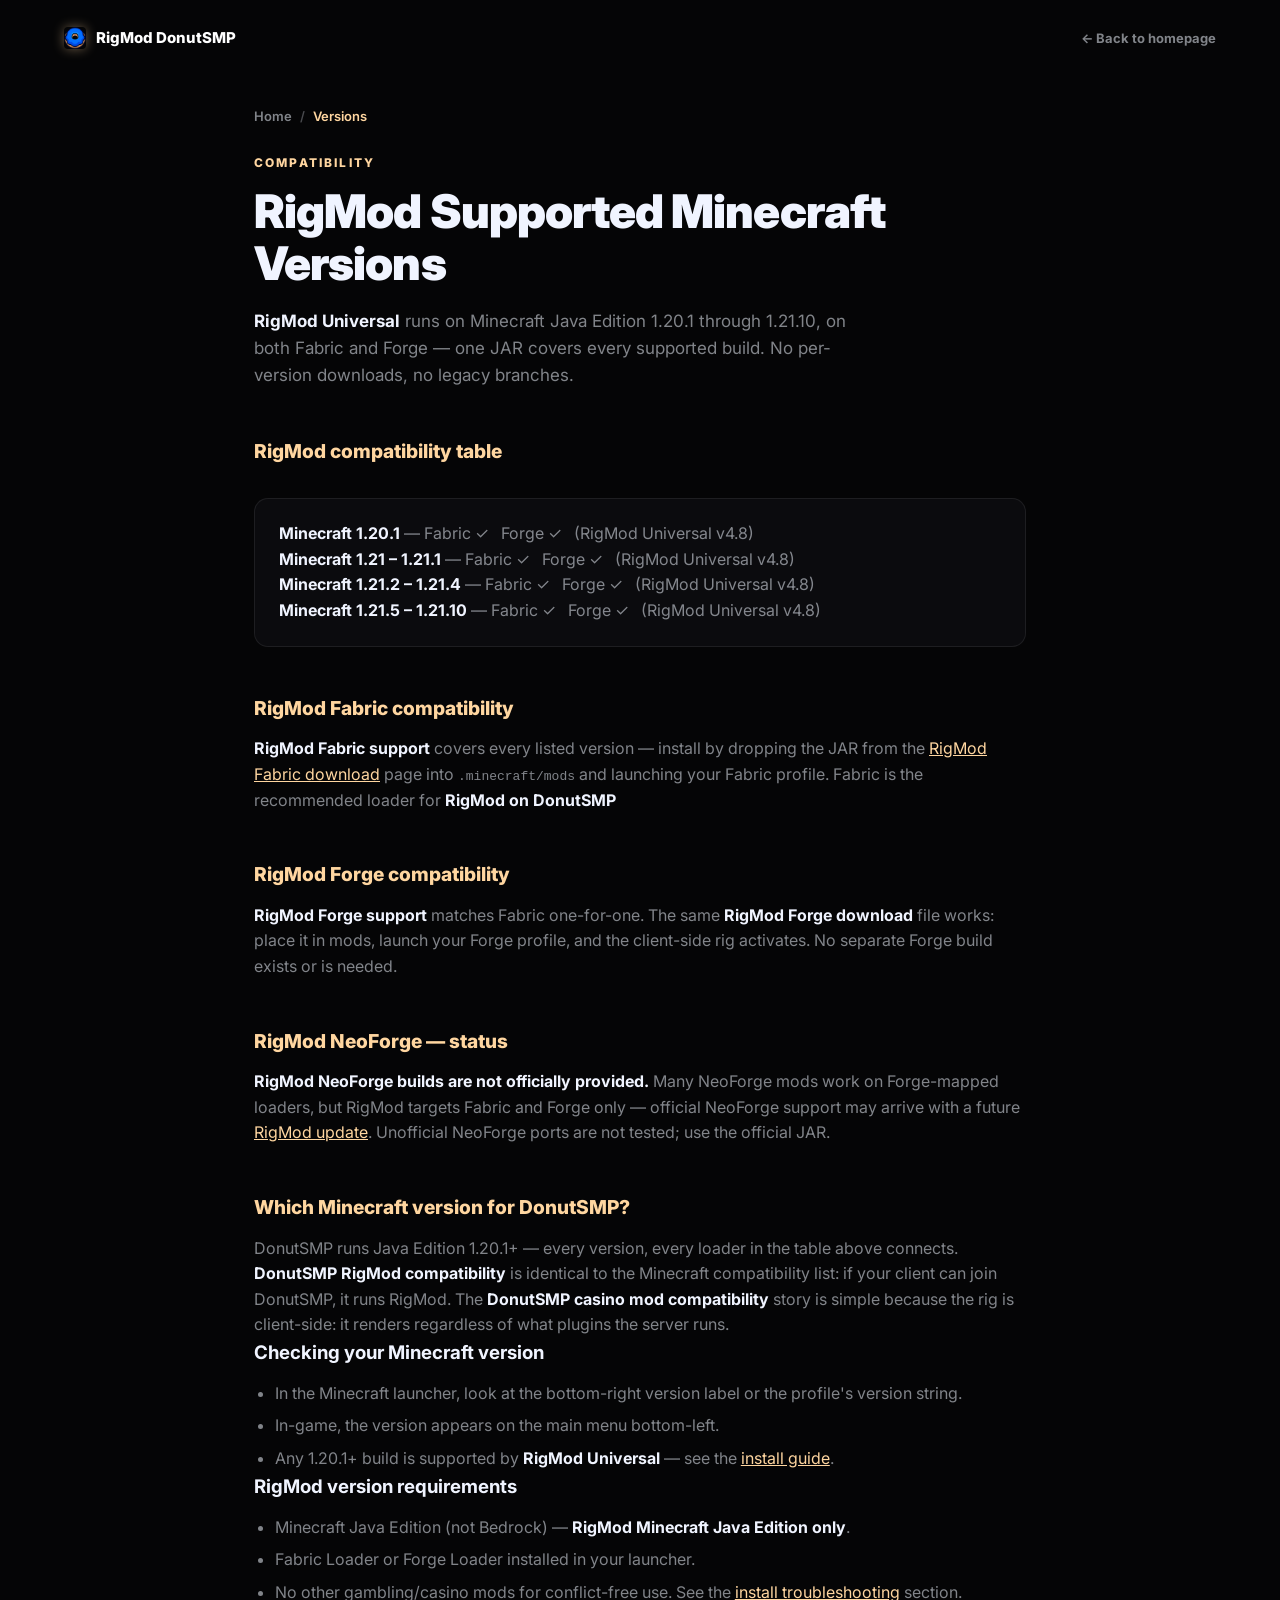
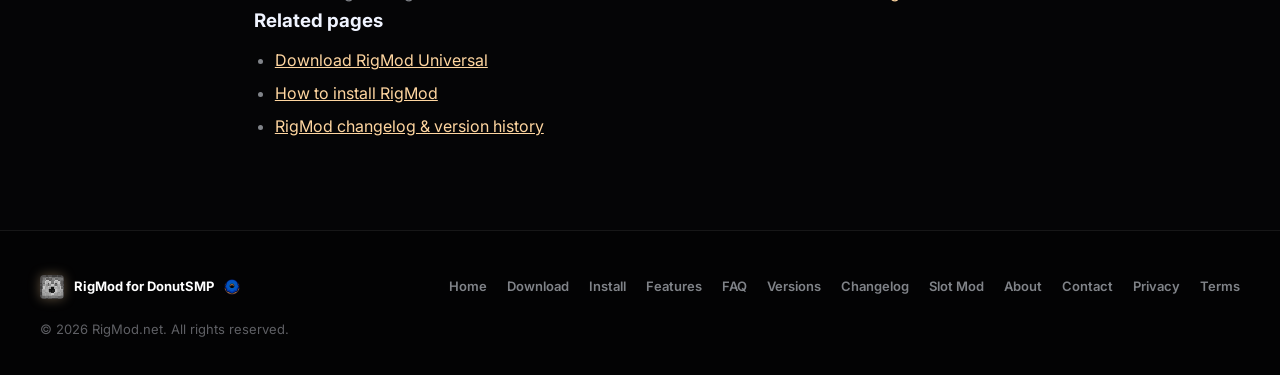
<file: versions.html>
<!DOCTYPE html>
<html lang="en">
<head>
  <meta charset="UTF-8">
  <meta name="viewport" content="width=device-width, initial-scale=1.0, maximum-scale=5.0">
  <title>RigMod Versions | Minecraft 1.20.1–1.21.10 Fabric &amp; Forge</title>
  <meta name="description" content="RigMod compatibility for Minecraft 1.20.1 to 1.21.10: Fabric &amp; Forge version support, one universal JAR for all builds. Check your Minecraft version before installing RigMod.">
  <meta name="keywords" content="RigMod 1.21, RigMod 1.21.1, RigMod 1.21.2, RigMod 1.21.3, RigMod 1.21.4, RigMod 1.21.5, RigMod 1.21.6, RigMod 1.21.7, RigMod 1.21.8, RigMod 1.21.9, RigMod 1.21.10, RigMod Fabric, RigMod Forge, RigMod NeoForge, RigMod Minecraft Java Edition, RigMod Minecraft launcher, RigMod client compatibility, RigMod server compatibility, RigMod supported Minecraft version, RigMod version requirements, RigMod Fabric compatibility, RigMod Java compatibility, RigMod latest Minecraft version, DonutSMP RigMod compatibility, DonutSMP client mod compatibility, DonutSMP casino mod compatibility, DonutSMP slot mod compatibility, RigMod supported versions, RigMod compatibility, RigMod mod loader, RigMod Minecraft 1.20.1">
  <meta name="author" content="RigMod DonutSMP">
  <meta name="robots" content="index, follow, max-image-preview:large, max-snippet:-1, max-video-preview:-1">
  <meta name="googlebot" content="index, follow">
  <link rel="canonical" href="https://rigmod.net/versions.html">

  <meta property="og:type" content="website">
  <meta property="og:url" content="https://rigmod.net/versions.html">
  <meta property="og:title" content="RigMod Versions | Minecraft 1.20.1–1.21.10 Fabric &amp; Forge">
  <meta property="og:description" content="RigMod compatibility for Minecraft 1.20.1 to 1.21.10: Fabric &amp; Forge version support, one universal JAR for all builds.">
  <meta property="og:image" content="https://rigmod.net/og-image.png">
  <meta property="og:image:width" content="1200">
  <meta property="og:image:height" content="630">
  <meta property="og:site_name" content="RigMod DonutSMP">
  <meta property="og:locale" content="en_US">

  <meta name="twitter:card" content="summary_large_image">
  <meta name="twitter:url" content="https://rigmod.net/versions.html">
  <meta name="twitter:title" content="RigMod Versions | Minecraft 1.20.1–1.21.10 Fabric &amp; Forge">
  <meta name="twitter:description" content="RigMod compatibility for Minecraft 1.20.1 to 1.21.10: Fabric &amp; Forge version support, one universal JAR for all builds.">
  <meta name="twitter:image" content="https://rigmod.net/og-image.png">

  <link rel="icon" type="image/x-icon" href="/favicon.ico">
  <link rel="icon" type="image/png" sizes="192x192" href="/icon-192.png">
  <link rel="icon" type="image/png" sizes="32x32" href="/favicon-32x32.png">
  <link rel="icon" type="image/png" sizes="16x16" href="/favicon-16x16.png">
  <link rel="apple-touch-icon" sizes="180x180" href="/apple-touch-icon.png">
  <link rel="manifest" href="/site.webmanifest">
  <meta name="theme-color" content="#ffd6a0">

  <link rel="stylesheet" href="style.css">
  <link rel="stylesheet" href="theme-3d.css">

  <script type="application/ld+json">
  {
    "@context": "https://schema.org",
    "@type": "BreadcrumbList",
    "itemListElement": [
      {"@type": "ListItem", "position": 1, "name": "Home", "item": "https://rigmod.net/"},
      {"@type": "ListItem", "position": 2, "name": "Versions", "item": "https://rigmod.net/versions.html"}
    ]
  }
  </script>
</head>
<body class="h3-home">
  <a href="#main-content" class="skip-link">Skip to main content</a>

  <div class="h3">
    <header role="banner">
      <div class="doc-topbar">
        <a class="doc-brand" href="index.html"><img src="donutsmp-logo.png" alt="DonutSMP logo" width="22" height="22">RigMod DonutSMP</a>
        <a class="doc-back" href="index.html">&larr; Back to homepage</a>
      </div>
    </header>

    <main id="main-content" role="main">
      <article class="doc-page">
        <nav class="doc-crumbs" aria-label="Breadcrumb">
          <a href="index.html">Home</a><span class="crumb-sep" aria-hidden="true">/</span><span aria-current="page">Versions</span>
        </nav>
        <span class="doc-kicker">Compatibility</span>
        <h1>RigMod Supported Minecraft Versions</h1>
        <p class="doc-lede"><strong>RigMod Universal</strong> runs on Minecraft Java Edition 1.20.1 through 1.21.10, on both Fabric and Forge — one JAR covers every supported build. No per-version downloads, no legacy branches.</p>

        <h2>RigMod compatibility table</h2>
        <div class="doc-contact-box">
          <p><strong>Minecraft 1.20.1</strong> — Fabric ✓ &nbsp; Forge ✓ &nbsp; (RigMod Universal v4.8)</p>
          <p><strong>Minecraft 1.21 – 1.21.1</strong> — Fabric ✓ &nbsp; Forge ✓ &nbsp; (RigMod Universal v4.8)</p>
          <p><strong>Minecraft 1.21.2 – 1.21.4</strong> — Fabric ✓ &nbsp; Forge ✓ &nbsp; (RigMod Universal v4.8)</p>
          <p><strong>Minecraft 1.21.5 – 1.21.10</strong> — Fabric ✓ &nbsp; Forge ✓ &nbsp; (RigMod Universal v4.8)</p>
        </div>

        <h2>RigMod Fabric compatibility</h2>
        <p><strong>RigMod Fabric support</strong> covers every listed version — install by dropping the JAR from the <a href="download.html">RigMod Fabric download</a> page into <code>.minecraft/mods</code> and launching your Fabric profile. Fabric is the recommended loader for <strong>RigMod on DonutSMP</strong></p>

        <h2>RigMod Forge compatibility</h2>
        <p><strong>RigMod Forge support</strong> matches Fabric one-for-one. The same <strong>RigMod Forge download</strong> file works: place it in mods, launch your Forge profile, and the client-side rig activates. No separate Forge build exists or is needed.</p>

        <h2>RigMod NeoForge — status</h2>
        <p><strong>RigMod NeoForge builds are not officially provided.</strong> Many NeoForge mods work on Forge-mapped loaders, but RigMod targets Fabric and Forge only — official NeoForge support may arrive with a future <a href="changelog.html">RigMod update</a>. Unofficial NeoForge ports are not tested; use the official JAR.</p>

        <h2>Which Minecraft version for DonutSMP?</h2>
        <p>DonutSMP runs Java Edition 1.20.1+ — every version, every loader in the table above connects. <strong>DonutSMP RigMod compatibility</strong> is identical to the Minecraft compatibility list: if your client can join DonutSMP, it runs RigMod. The <strong>DonutSMP casino mod compatibility</strong> story is simple because the rig is client-side: it renders regardless of what plugins the server runs.</p>

        <h3>Checking your Minecraft version</h3>
        <ul>
          <li>In the Minecraft launcher, look at the bottom-right version label or the profile's version string.</li>
          <li>In-game, the version appears on the main menu bottom-left.</li>
          <li>Any 1.20.1+ build is supported by <strong>RigMod Universal</strong> — see the <a href="install.html">install guide</a>.</li>
        </ul>

        <h3>RigMod version requirements</h3>
        <ul>
          <li>Minecraft Java Edition (not Bedrock) — <strong>RigMod Minecraft Java Edition only</strong>.</li>
          <li>Fabric Loader or Forge Loader installed in your launcher.</li>
          <li>No other gambling/casino mods for conflict-free use. See the <a href="install.html#">install troubleshooting</a> section.</li>
        </ul>

        <h3>Related pages</h3>
        <ul>
          <li><a href="download.html">Download RigMod Universal</a></li>
          <li><a href="install.html">How to install RigMod</a></li>
          <li><a href="changelog.html">RigMod changelog &amp; version history</a></li>
        </ul>
      </article>
    </main>
  </div>

  <footer class="rp-footer" role="contentinfo">
    <div class="footer-inner">
      <div class="footer-brand">
        <div class="logo-box" aria-hidden="true"></div>
        <span>RigMod for DonutSMP</span>
        <img class="footer-donut" src="donutsmp-logo.png" alt="DonutSMP" width="16" height="16" loading="lazy">
      </div>
      <nav class="footer-links" aria-label="Footer Navigation">
        <a href="index.html">Home</a>
        <a href="download.html">Download</a>
        <a href="install.html">Install</a>
        <a href="features.html">Features</a>
        <a href="faq.html">FAQ</a>
        <a href="versions.html">Versions</a>
        <a href="changelog.html">Changelog</a>
        <a href="slot-machine-mod.html">Slot Mod</a>
        <a href="about.html">About</a>
        <a href="contact.html">Contact</a>
        <a href="privacy-policy.html">Privacy</a>
        <a href="terms-of-service.html">Terms</a>
      </nav>
      <div class="footer-copy">&copy; 2026 RigMod.net. All rights reserved.</div>
    </div>
  </footer>
</body>
</html>
</file>
<file: style.css>
@import url('https://fonts.googleapis.com/css2?family=Inter:wght@400;500;600;700;800;900&display=swap');

:root {
  --bg: #050506;
  --card: #0b0b0e;
  --accent: #ffd6a0;
  --text: #f0f4ff;
  --dim: rgba(232, 236, 245, 0.55);
  --border: rgba(255, 255, 255, 0.08);
}

* { box-sizing: border-box; margin: 0; padding: 0; }

html {
  scroll-behavior: smooth;
}

/* Keyboard focus visibility (all pages) */
:focus-visible {
  outline: 3px solid var(--accent);
  outline-offset: 3px;
  border-radius: 4px;
}

/* Reduced motion preferences */
@media (prefers-reduced-motion: reduce) {
  html { scroll-behavior: auto; }
  *, *::before, *::after {
    animation-duration: 0.01ms !important;
    animation-iteration-count: 1 !important;
    transition-duration: 0.01ms !important;
  }
}

body {
  font-family: 'Inter', system-ui, -apple-system, sans-serif;
  background: var(--bg);
  color: var(--text);
  line-height: 1.6;
  overflow-x: hidden;
  padding-top: 0;
  margin: 0;
}

html, body {
  -ms-overflow-style: none;
  scrollbar-width: none;
}
html::-webkit-scrollbar, body::-webkit-scrollbar { display: none; }

/* Accessibility Skip Link */
.sr-only {
  position: absolute;
  width: 1px; height: 1px;
  padding: 0; margin: -1px;
  overflow: hidden;
  clip: rect(0, 0, 0, 0);
  white-space: nowrap;
  border: 0;
}
.skip-link {
  position: absolute;
  top: -60px;
  left: 20px;
  background: var(--accent);
  color: #050506;
  padding: 10px 18px;
  border-radius: 8px;
  font-weight: 800;
  font-size: 14px;
  text-decoration: none;
  z-index: 99999;
  transition: top 0.2s ease;
}
.skip-link:focus {
  top: 20px;
}

/* Preloader */
#rp-loader {
  position: fixed; inset: 0; z-index: 9999;
  background: var(--bg);
  display: flex; align-items: center; justify-content: center;
  transition: opacity .35s ease, visibility .35s ease;
}
#rp-loader.out { opacity: 0; visibility: hidden; pointer-events: none; }
.loader-cube {
  width: 44px; height: 44px; border-radius: 6px;
  background: url('mcassets/java/block/dispenser_front.png') no-repeat center / cover;
  image-rendering: pixelated;
  box-shadow: 0 0 30px rgba(255, 214, 160, 0.6);
  animation: spinLoader 1.4s infinite cubic-bezier(0.4, 0, 0.2, 1);
}
@keyframes spinLoader {
  0% { transform: rotate(0deg) scale(0.9); }
  50% { transform: rotate(180deg) scale(1.1); }
  100% { transform: rotate(360deg) scale(0.9); }
}

/* Feature Tags List */
.feature-tags {
  display: flex;
  gap: 8px;
  flex-wrap: wrap;
  margin-bottom: 20px;
}
.feature-tags .tag {
  background: rgba(255, 255, 255, 0.05);
  border: 1px solid rgba(255, 255, 255, 0.12);
  padding: 5px 12px;
  border-radius: 8px;
  font-size: 12px;
  font-weight: 700;
  color: rgba(232, 236, 245, 0.85);
  letter-spacing: 0.02em;
}

/* FAQ Accordion Section (Interactive Dropdowns & SEO Rich Snippets) */
.faq-sec {
  padding: 100px 0 60px;
  border-top: 1px solid rgba(255, 255, 255, 0.05);
  position: relative;
}
.faq-header {
  text-align: center;
  margin-bottom: 44px;
}
.faq-header h2 {
  font-size: clamp(30px, 4vw, 52px);
  font-weight: 900;
  letter-spacing: -.035em;
  margin-bottom: 12px;
}
.faq-header p {
  color: var(--dim);
  font-size: 16px;
  max-width: 50ch;
  margin: 0 auto;
}
.faq-list {
  display: flex;
  flex-direction: column;
  gap: 12px;
  max-width: 860px;
  margin: 0 auto;
}
.faq-item {
  background: rgba(11, 11, 14, 0.85);
  border: 1px solid var(--border);
  border-radius: 14px;
  overflow: hidden;
  transition: border-color 0.25s ease, background 0.25s ease, box-shadow 0.25s ease;
}
.faq-item:hover {
  border-color: rgba(255, 214, 160, 0.3);
}
.faq-item[open] {
  border-color: rgba(255, 214, 160, 0.45);
  background: rgba(16, 16, 22, 0.95);
  box-shadow: 0 12px 35px rgba(0, 0, 0, 0.6);
}
.faq-summary {
  list-style: none;
  display: flex;
  align-items: center;
  justify-content: space-between;
  padding: 20px 24px;
  font-size: 16px;
  font-weight: 800;
  color: #fff;
  cursor: pointer;
  user-select: none;
  transition: color 0.2s ease;
}
.faq-summary::-webkit-details-marker {
  display: none;
}
.faq-summary:hover {
  color: var(--accent);
}
.faq-q-text {
  padding-right: 16px;
  letter-spacing: -.01em;
}
.faq-icon {
  font-size: 24px;
  font-weight: 300;
  line-height: 1;
  color: var(--dim);
  display: flex;
  align-items: center;
  justify-content: center;
  width: 28px;
  height: 28px;
  flex-shrink: 0;
  transition: transform 0.28s cubic-bezier(0.16, 1, 0.3, 1), color 0.25s ease;
}
.faq-item[open] .faq-icon {
  transform: rotate(45deg);
  color: var(--accent);
}
.faq-content {
  padding: 0 24px 22px;
  border-top: 1px solid rgba(255, 255, 255, 0.05);
  padding-top: 14px;
  animation: faqOpen 0.25s ease;
}
.faq-content p {
  font-size: 14.5px;
  line-height: 1.7;
  color: var(--dim);
  margin: 0;
}
@keyframes faqOpen {
  from {
    opacity: 0;
    transform: translateY(-6px);
  }
  to {
    opacity: 1;
    transform: translateY(0);
  }
}

/* Minimal Footer & Internal SEO Links */
.rp-footer {
  border-top: 1px solid var(--border);
  background: #030304; padding: 44px 24px 36px;
}
.footer-inner {
  max-width: 1200px; margin: 0 auto;
  display: flex; align-items: center; justify-content: space-between;
  font-size: 13px; color: var(--dim); flex-wrap: wrap; gap: 20px;
}
.footer-brand {
  display: flex; align-items: center; gap: 10px; color: #fff; font-weight: 700;
}
.logo-box {
  width: 24px; height: 24px; border-radius: 4px;
  background: url('mcassets/java/block/dispenser_front.png') no-repeat center / cover;
  image-rendering: pixelated;
  box-shadow: 0 0 12px rgba(255, 214, 160, 0.35);
}
.footer-donut {
  width: 16px; height: 16px; object-fit: contain;
  opacity: 0.75; border-radius: 3px;
}
.footer-links {
  display: flex; gap: 20px; flex-wrap: wrap;
}
.footer-links a {
  color: var(--dim); text-decoration: none; font-weight: 600;
  transition: color 0.2s ease;
}
.footer-links a:hover {
  color: var(--accent);
}
.footer-copy {
  color: rgba(232, 236, 245, 0.4);
}

/* =============================================
   CONTENT PAGES (about / contact / legal)
   ============================================= */
.doc-topbar {
  max-width: 1200px;
  margin: 0 auto;
  padding: 26px 24px;
  display: flex;
  align-items: center;
  justify-content: space-between;
  gap: 16px;
}
.doc-topbar .doc-brand {
  display: flex;
  align-items: center;
  gap: 10px;
  color: #fff;
  font-weight: 800;
  text-decoration: none;
  font-size: 15px;
}
.doc-topbar .doc-brand img {
  width: 22px; height: 22px;
  object-fit: contain;
  border-radius: 4px;
  box-shadow: 0 0 12px rgba(255, 214, 160, 0.4);
}
.doc-topbar .doc-back {
  color: var(--dim);
  text-decoration: none;
  font-weight: 700;
  font-size: 13px;
  transition: color 0.2s ease;
}
.doc-topbar .doc-back:hover { color: var(--accent); }

.doc-page {
  max-width: 820px;
  margin: 0 auto;
  padding: 30px 24px 90px;
}
.doc-kicker {
  display: inline-block;
  color: var(--accent);
  font-size: 12px;
  font-weight: 800;
  letter-spacing: 0.18em;
  text-transform: uppercase;
  margin-bottom: 14px;
}
.doc-page h1 {
  font-size: clamp(2rem, 5vw, 2.9rem);
  font-weight: 900;
  line-height: 1.12;
  letter-spacing: -0.02em;
  margin-bottom: 18px;
}
.doc-page .doc-lede {
  color: var(--dim);
  font-size: 17px;
  max-width: 620px;
  margin-bottom: 34px;
}
.doc-page h2 {
  color: var(--accent);
  font-size: 1.2rem;
  font-weight: 800;
  margin-top: 2.4em;
  margin-bottom: 0.5em;
}
.doc-page p {
  color: var(--dim);
  margin-top: 0.8em;
}
.doc-page strong { color: var(--text); }
.doc-page ul {
  color: var(--dim);
  padding-left: 1.3em;
  margin-top: 0.8em;
}
.doc-page li { margin-top: 0.45em; }
.doc-page a { color: var(--accent); }
.doc-page .doc-contact-box {
  margin-top: 2em;
  border: 1px solid var(--border);
  border-radius: 14px;
  padding: 22px 24px;
  background: var(--card);
}
.doc-page .doc-contact-box p { margin-top: 0; }
.doc-page .doc-contact-box a { font-weight: 700; }

/* Visible breadcrumb (pairs with BreadcrumbList JSON-LD) */
.doc-crumbs {
  font-size: 13px;
  font-weight: 600;
  margin-bottom: 22px;
  color: var(--dim);
}
.doc-crumbs a {
  color: var(--dim);
  text-decoration: none;
  transition: color 0.2s ease;
}
.doc-crumbs a:hover { color: var(--accent); }
.doc-crumbs .crumb-sep {
  margin: 0 8px;
  color: rgba(232, 236, 245, 0.3);
}
.doc-crumbs [aria-current="page"] {
  color: var(--accent);
}
</file>
<file: theme-3d.css>
/* ==========================================================================
   THEME-3D.CSS - COMPACT, HIGH-PERFORMANCE 3D MINECRAFT THEME
   ========================================================================== */

.h3, .h3 *, .h3 *::before, .h3 *::after { box-sizing: border-box; }

.h3 {
  --void: #050506;
  --void-2: #0b0b0e;
  --ink: #f0f4ff;
  --dim: rgba(232, 236, 245, .55);
  --line: rgba(255, 255, 255, .08);
  --hot: #ffd6a0;
  position: relative;
  background: var(--void);
  color: var(--ink);
  overflow-x: hidden;
}

.h3::before {
  content: "";
  position: fixed; inset: 0; z-index: -3;
  background:
    radial-gradient(60% 45% at 50% 8%, rgba(255, 214, 160, .09), transparent 70%),
    radial-gradient(70% 50% at 50% 100%, rgba(88, 101, 242, .05), transparent 72%),
    var(--void);
  pointer-events: none;
}

/* Typography */
.h3-kicker {
  display: block;
  font-size: 12px; font-weight: 800; letter-spacing: .22em;
  text-transform: uppercase; color: var(--hot); margin-bottom: 18px;
}

/* Subtle DonutSMP brand mark in the hero kicker */
.h3-kicker.brand-kicker {
  display: inline-flex; align-items: center; gap: 8px;
}
.kicker-donut {
  width: 18px; height: 18px; object-fit: contain;
  filter: drop-shadow(0 0 6px rgba(255, 214, 160, .35));
  image-rendering: auto;
}

.h3-display {
  font-size: clamp(42px, 6.8vw, 96px);
  line-height: .95; letter-spacing: -.045em; font-weight: 900; margin: 0 0 22px;
  text-wrap: balance;
}

.h3-display em {
  font-style: normal;
  background: linear-gradient(180deg, #ffffff, #ffd6a0);
  -webkit-background-clip: text;
  background-clip: text;
  color: transparent;
}

.h3-lede {
  font-size: clamp(15px, 1.4vw, 19px);
  line-height: 1.55; color: var(--dim); max-width: 46ch; margin: 0 auto 28px;
  text-wrap: balance;
}

.h3-wrap { max-width: 1200px; margin: 0 auto; padding: 0 24px; }

.h3-btn {
  display: inline-flex; align-items: center; justify-content: center; gap: 8px;
  padding: 15px 28px; border-radius: 999px;
  font-size: 15px; font-weight: 800; text-decoration: none;
  color: #050506; background: var(--hot); border: 1px solid transparent;
  transition: transform .2s ease, box-shadow .2s ease, background .2s ease;
  cursor: pointer;
}
.h3-btn:hover {
  transform: translateY(-2px);
  box-shadow: 0 16px 40px rgba(255, 214, 160, .35);
  background: #ffe0b2;
}
.h3-btn.ghost {
  background: transparent; color: var(--ink); border-color: rgba(255, 255, 255, .26);
}
.h3-btn.ghost:hover {
  background: rgba(255, 255, 255, .08); box-shadow: 0 12px 30px rgba(255, 255, 255, 0.1); border-color: rgba(255, 255, 255, .6);
}

/* 3D Cubes */
.h3-cube {
  position: relative; transform-style: preserve-3d; will-change: transform;
}
.h3-cube i {
  position: absolute; inset: 0; display: block;
  background-size: 100% 100%; image-rendering: pixelated;
  box-shadow: inset 0 0 0 1px rgba(0, 0, 0, .45);
}
.h3-cube i.up { filter: brightness(1.3) contrast(1.02); }
.h3-cube i.dn { filter: brightness(.4); }
.h3-cube i.lf { filter: brightness(.72); }
.h3-cube i.rt { filter: brightness(.88); }
.h3-cube i.bk { filter: brightness(.6); }

/* Ambient Bloom Glow */
.h3-bloom {
  position: absolute; left: 50%; top: 50%; width: 440px; height: 440px;
  margin: -220px 0 0 -220px; border-radius: 50%;
  background: radial-gradient(circle, rgba(255, 214, 160, .18), rgba(255, 170, 70, .04) 45%, transparent 70%);
  pointer-events: none;
  transition: opacity 0.3s ease, transform 0.3s ease;
}

/* Hero Stage with Tight Hitbox Zoom */
.h3-hero {
  position: relative; min-height: 94vh;
  display: grid; grid-template-rows: 1fr auto;
  justify-items: center; align-content: center;
  text-align: center; gap: 10px; padding: 70px 24px 50px;
  perspective: 1600px;
}
.h3-hero-inner { position: relative; z-index: 2; }
.h3-hero-stage {
  position: relative; width: 100%; min-height: 28vh;
  display: grid; place-items: center; perspective: 1400px; z-index: 1;
}
.h3-cube-wrap {
  position: relative;
  display: inline-flex; align-items: center; justify-content: center;
  transform-style: preserve-3d;
  transition: transform 0.28s cubic-bezier(0.16, 1, 0.3, 1);
  cursor: grab;
  padding: 10px;
  border-radius: 16px;
}
.h3-cube-wrap:active { cursor: grabbing; }

/* Tight Hitbox Zoom only on the cube wrapper itself */
.h3-cube-wrap:hover {
  transform: scale(1.12);
}
.h3-hero-stage:has(.h3-cube-wrap:hover) .h3-bloom {
  opacity: 1;
  transform: scale(1.18);
  background: radial-gradient(circle, rgba(255, 214, 160, .32), rgba(255, 160, 60, .1) 50%, transparent 72%);
}

.h3-chips {
  display: flex; gap: 32px; justify-content: center; flex-wrap: wrap;
  margin-top: 36px; color: var(--dim); font-size: 13px;
}
.h3-chips > div > b {
  display: block; color: var(--ink); font-size: 24px; font-weight: 800;
  letter-spacing: -.02em; margin-bottom: 2px;
}

/* DonutSMP target-server chip in the hero stats row */
.chip-donutsmp img {
  display: block; width: 32px; height: 32px; object-fit: contain;
  margin: 0 auto 4px;
  filter: drop-shadow(0 0 10px rgba(64, 156, 255, .55));
}

.h3-scroll {
  position: absolute; left: 50%; bottom: 20px; transform: translateX(-50%);
  font-size: 11px; font-weight: 700; letter-spacing: .2em;
  text-transform: uppercase; color: rgba(232, 236, 245, .4);
  cursor: pointer;
  transition: color .2s ease, transform .2s ease;
}
.h3-scroll:hover {
  color: var(--hot);
  transform: translateX(-50%) translateY(-2px);
}

/* Feature Sections - Compact, Close Together, Balanced Headings */
.h3-beat {
  position: relative;
  padding: 80px 0;
  border-top: 1px solid rgba(255, 255, 255, 0.05);
}
.h3-pin {
  display: grid; grid-template-columns: 1.1fr 1fr;
  align-items: center; gap: 50px; max-width: 1200px;
  margin: 0 auto; padding: 0 24px;
}
.h3-copy { position: relative; z-index: 3; }
.h3-copy h2 {
  font-size: clamp(32px, 4.2vw, 54px);
  line-height: 1.08; letter-spacing: -.035em; margin: 0 0 16px; font-weight: 900;
  text-wrap: balance;
}
.h3-copy p {
  font-size: clamp(15px, 1.3vw, 17px);
  line-height: 1.6; color: var(--dim); max-width: 44ch; margin: 0 0 24px;
}
.h3-price {
  display: flex; align-items: baseline; gap: 12px;
}
.h3-price b { font-size: 26px; font-weight: 900; letter-spacing: -.03em; color: var(--hot); }
.h3-price span { font-size: 13px; color: var(--dim); }

.h3-scene {
  position: relative; height: 380px; display: grid; place-items: center;
  perspective: 1500px; transform-style: preserve-3d;
}
.h3-scene .h3-cube { cursor: grab; }
.h3-scene .h3-cube:active { cursor: grabbing; }

/* Sections */
.h3-sec { padding: 90px 0 20px; }
.h3-sec h2 {
  font-size: clamp(30px, 4vw, 54px);
  line-height: 1.02; letter-spacing: -.04em; margin: 0 0 14px; font-weight: 900;
  text-wrap: balance;
}
.h3-sec .h3-sub {
  color: var(--dim); font-size: 17px; line-height: 1.55; max-width: 50ch; margin: 0 0 40px;
}

/* Orbit Finale */
.h3-close { text-align: center; padding: 100px 24px 120px; position: relative; }
.h3-close .h3-display { font-size: clamp(36px, 6vw, 84px); text-wrap: balance; }
.h3-cta-row { display: flex; gap: 14px; justify-content: center; flex-wrap: wrap; }

.h3-final {
  position: relative; height: 320px; margin: 0 auto 24px;
  perspective: 1200px; transform-style: preserve-3d;
}
.h3-orbit { position: absolute; left: 50%; top: 50%; transform-style: preserve-3d; }
.h3-arm { position: absolute; transform-style: preserve-3d; cursor: grab; }
.h3-arm:active { cursor: grabbing; }

/* Responsive */
@media(max-width: 1000px) {
  .h3-hero { padding-top: 60px; }
  .h3-pin { grid-template-columns: 1fr; gap: 30px; text-align: center; }
  .h3-copy p { margin-left: auto; margin-right: auto; }
  .h3-price { justify-content: center; }
  .feature-tags { justify-content: center; }
  .h3-scene { height: 300px; }
  .h3-beat { padding: 60px 0; }
  .h3-final { height: 260px; }
}

@media(max-width: 620px) {
  .h3-wrap, .h3-pin { padding-left: 18px; padding-right: 18px; }
  .h3-chips { gap: 18px; }
  .h3-final { height: 210px; }
  .h3-scene { height: 260px; }
  .h3-copy h2 { font-size: clamp(28px, 8.4vw, 40px); margin-bottom: 10px; }
}
</file>
